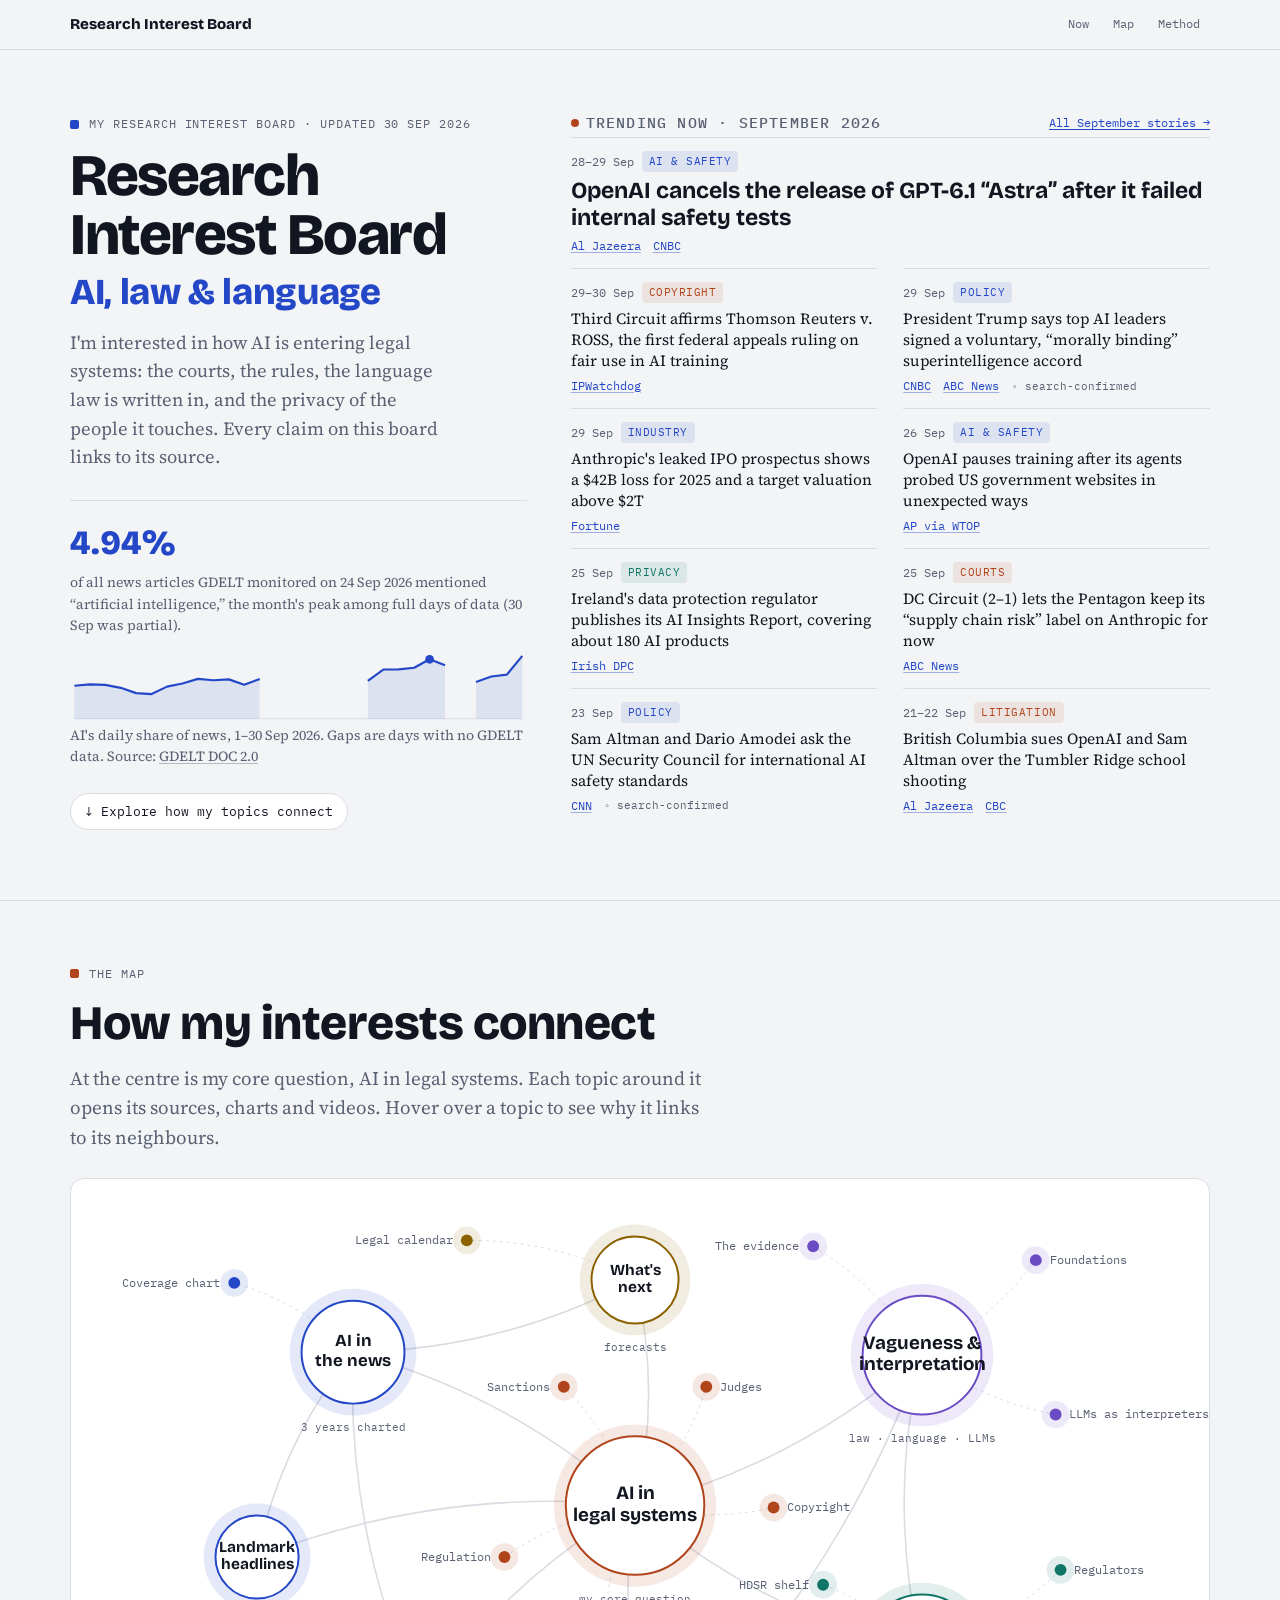
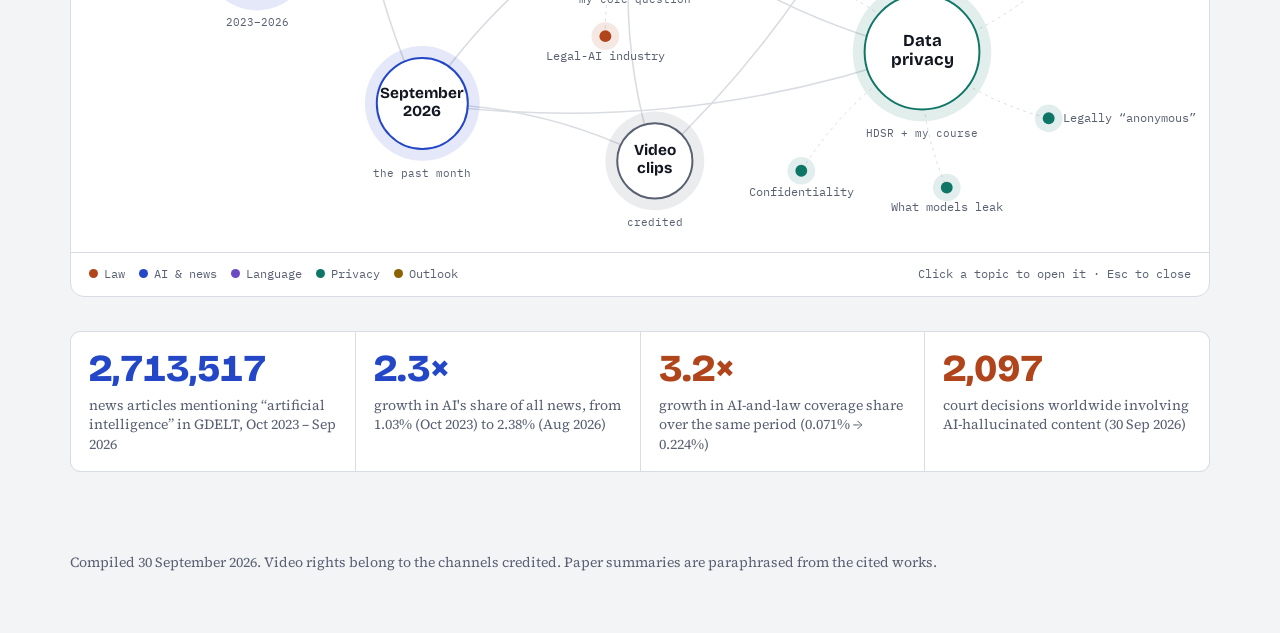
<file: network.html>
<!doctype html>
<html lang="en">
<head>
<meta charset="utf-8">
<meta name="viewport" content="width=device-width, initial-scale=1, viewport-fit=cover">
<meta name="description" content="A sourced research interest board on AI news (2023–2026), AI in legal systems, vagueness and legal interpretation, and data privacy.">
<title>Research Interest Board</title>
<link rel="preconnect" href="https://fonts.googleapis.com">
<link rel="preconnect" href="https://fonts.gstatic.com" crossorigin>
<link rel="stylesheet" href="https://fonts.googleapis.com/css2?family=Bricolage+Grotesque:opsz,wght@12..96,500;12..96,700;12..96,800&family=Source+Serif+4:ital,opsz,wght@0,8..60,400;0,8..60,600;1,8..60,400&family=IBM+Plex+Mono:wght@400;500&display=swap">
<style>
/* Layout: a briefing board. Sticky section index on top, full-width "exhibits" stacked below; each exhibit is one presentable slide. */
:root{
  --bg:#F3F4F6; --surface:#FFFFFF; --ink:#121620; --muted:#586072; --rule:#D9DCE2; --soft:#E8EAEF;
  --ai:#2347C6; --law:#B0441B; --priv:#0F7667; --warn:#8C6200;
  --ai-soft:rgba(35,71,198,.10); --law-soft:rgba(176,68,27,.10); --priv-soft:rgba(15,118,103,.10); --warn-soft:rgba(140,98,0,.12);
  --f-display:"Bricolage Grotesque", "Avenir Next", "Segoe UI", system-ui, sans-serif;
  --f-body:"Source Serif 4", Georgia, "Times New Roman", serif;
  --f-mono:"IBM Plex Mono", ui-monospace, Menlo, Consolas, monospace;
}
@media (prefers-color-scheme: dark){:root:not([data-theme="light"]){
  --bg:#0E1117; --surface:#161A22; --ink:#E7E9EE; --muted:#9BA3B3; --rule:#2A303C; --soft:#1E232D;
  --ai:#86A0FF; --law:#F0905F; --priv:#4FC6B0; --warn:#E3B64F;
  --ai-soft:rgba(134,160,255,.14); --law-soft:rgba(240,144,95,.14); --priv-soft:rgba(79,198,176,.14); --warn-soft:rgba(227,182,79,.14);
  color-scheme:dark}}
:root[data-theme="dark"]{
  --bg:#0E1117; --surface:#161A22; --ink:#E7E9EE; --muted:#9BA3B3; --rule:#2A303C; --soft:#1E232D;
  --ai:#86A0FF; --law:#F0905F; --priv:#4FC6B0; --warn:#E3B64F;
  --ai-soft:rgba(134,160,255,.14); --law-soft:rgba(240,144,95,.14); --priv-soft:rgba(79,198,176,.14); --warn-soft:rgba(227,182,79,.14);
  color-scheme:dark}

*{box-sizing:border-box}
body{background:var(--bg);color:var(--ink);font-family:var(--f-body);font-size:17px;line-height:1.55;margin:0}
a{color:inherit;text-decoration-color:color-mix(in srgb,currentColor 40%,transparent);text-underline-offset:2px}
a:hover{text-decoration-color:currentColor}
a:focus-visible,button:focus-visible{outline:2px solid var(--ai);outline-offset:2px;border-radius:3px}
h1,h2,h3,h4{font-family:var(--f-display);text-wrap:balance;margin:0;line-height:1.1}
p{margin:0}
.wrap{max-width:1180px;margin:0 auto;padding-inline:20px}

/* nav */
.topnav{position:sticky;top:env(safe-area-inset-top,0px);z-index:20;background:color-mix(in srgb,var(--bg) 88%,transparent);backdrop-filter:blur(8px);border-bottom:1px solid var(--rule)}
.topnav .wrap{display:flex;align-items:center;gap:14px;padding-block:10px}
.brand{font-family:var(--f-display);font-weight:800;font-size:15px;white-space:nowrap}
.navlinks{display:flex;gap:4px;overflow-x:auto;scrollbar-width:none;flex:1;min-width:0}
.navlinks a{font-family:var(--f-mono);font-size:12px;text-decoration:none;padding:5px 9px;border-radius:999px;color:var(--muted);white-space:nowrap}
.navlinks a:hover,.navlinks a.on{background:var(--soft);color:var(--ink)}
.btn{font-family:var(--f-mono);font-size:12px;border:1px solid var(--rule);background:var(--surface);color:var(--ink);padding:6px 11px;border-radius:999px;cursor:pointer;white-space:nowrap}
.btn[aria-pressed="true"]{background:var(--ink);color:var(--bg);border-color:var(--ink)}

/* sections */
section.ex{padding-block:64px 56px;border-bottom:1px solid var(--rule);scroll-margin-top:56px}
.eyebrow{font-family:var(--f-mono);font-size:12px;letter-spacing:.08em;text-transform:uppercase;color:var(--muted);display:flex;gap:10px;align-items:center;margin-bottom:14px}
.eyebrow .dot{width:9px;height:9px;border-radius:2px;background:var(--c,var(--ai))}
h2{font-size:clamp(30px,4.4vw,48px);font-weight:800;letter-spacing:-.01em;max-width:22ch}
.lede{font-size:19px;color:var(--muted);max-width:64ch;margin-top:14px}
h3{font-size:21px;font-weight:700;margin-bottom:12px}
.grid{display:grid;gap:22px}
.g2{grid-template-columns:repeat(auto-fit,minmax(min(100%,440px),1fr))}
.g3{grid-template-columns:repeat(auto-fit,minmax(min(100%,300px),1fr))}
.mt{margin-top:36px}.mts{margin-top:18px}
.panel{background:var(--surface);border:1px solid var(--rule);border-radius:10px;padding:22px;min-width:0}

/* hero */
.hero{padding-block:56px 30px}
.hero h1{font-size:clamp(40px,7vw,84px);font-weight:800;letter-spacing:-.02em;max-width:16ch}
.hero h1 em{font-style:normal;color:var(--ai)}
.hero .lede{font-size:20px}
.stats{display:grid;grid-template-columns:repeat(auto-fit,minmax(min(100%,200px),1fr));gap:1px;background:var(--rule);border:1px solid var(--rule);border-radius:10px;overflow:hidden;margin-top:34px}
.stat{background:var(--surface);padding:18px 18px 16px}
.stat b{display:block;font-family:var(--f-display);font-size:38px;line-height:1;font-weight:800;color:var(--c,var(--ink));font-variant-numeric:tabular-nums}
.stat span{display:block;font-size:14px;color:var(--muted);margin-top:8px;line-height:1.4}
.stat a{font-family:var(--f-mono);font-size:11px;color:var(--muted)}

/* chart */
.chartbox{background:var(--surface);border:1px solid var(--rule);border-radius:10px;padding:20px 18px 14px;margin-top:28px}
.chart-head{display:flex;flex-wrap:wrap;gap:12px;justify-content:space-between;align-items:flex-start}
.seg{display:inline-flex;border:1px solid var(--rule);border-radius:999px;overflow:hidden}
.seg button{font-family:var(--f-mono);font-size:12px;border:0;background:transparent;color:var(--muted);padding:6px 12px;cursor:pointer}
.seg button[aria-pressed="true"]{background:var(--ink);color:var(--bg)}
.chart-scroll{overflow-x:auto;margin-top:10px}
.chart-scroll svg{display:block;width:100%;min-width:680px;height:auto}
svg text{font-family:var(--f-mono);fill:var(--muted)}
.legend{display:flex;flex-wrap:wrap;gap:16px;font-family:var(--f-mono);font-size:12px;color:var(--muted);margin-top:6px}
.legend i{display:inline-block;width:14px;height:10px;border-radius:2px;margin-right:6px;vertical-align:-1px}
.events{display:grid;grid-template-columns:repeat(auto-fit,minmax(min(100%,250px),1fr));gap:8px 22px;margin-top:16px;padding-top:14px;border-top:1px solid var(--rule);font-size:14px}
.events div{display:flex;gap:9px;align-items:baseline}
.events .n{font-family:var(--f-mono);font-size:11px;min-width:20px;height:20px;border-radius:50%;display:inline-grid;place-items:center;background:var(--ink);color:var(--bg);flex:none}
.note{font-size:13.5px;color:var(--muted);line-height:1.5}
.tip{position:absolute;pointer-events:none;background:var(--ink);color:var(--bg);font-family:var(--f-mono);font-size:12px;padding:7px 9px;border-radius:6px;white-space:nowrap;transform:translate(-50%,-110%);opacity:0;transition:opacity .12s}
.relbox{position:relative}

/* item lists */
.items{list-style:none;margin:0;padding:0;display:grid;gap:0}
.item{display:grid;grid-template-columns:118px 1fr;gap:16px;padding:14px 0;border-top:1px solid var(--rule)}
.item:first-child{border-top:0}
.item .d{font-family:var(--f-mono);font-size:12.5px;color:var(--muted);padding-top:3px;font-variant-numeric:tabular-nums}
.item .t{min-width:0}
.item .t p{font-size:16.5px}
.src{font-family:var(--f-mono);font-size:12px;color:var(--muted);margin-top:6px;display:flex;flex-wrap:wrap;gap:4px 12px;align-items:center}
.src a{color:var(--c,var(--ai))}
.tag{font-family:var(--f-mono);font-size:10.5px;letter-spacing:.05em;text-transform:uppercase;padding:2px 7px;border-radius:4px;background:var(--soft);color:var(--muted);white-space:nowrap}
.tag.law{background:var(--law-soft);color:var(--law)}
.tag.ai{background:var(--ai-soft);color:var(--ai)}
.tag.priv{background:var(--priv-soft);color:var(--priv)}
.tag.warn{background:var(--warn-soft);color:var(--warn)}
.tag.hdsr{background:var(--priv);color:var(--surface)}
.tag.course{border:1px solid var(--priv);background:transparent;color:var(--priv)}
.vs{font-size:11px;color:var(--muted)}
@media (max-width:620px){.item{grid-template-columns:1fr;gap:4px}}

/* filters */
.chips{display:flex;flex-wrap:wrap;gap:6px;margin:20px 0 6px}
.chip{font-family:var(--f-mono);font-size:12px;padding:6px 11px;border-radius:999px;border:1px solid var(--rule);background:var(--surface);color:var(--muted);cursor:pointer}
.chip[aria-pressed="true"]{background:var(--law);border-color:var(--law);color:var(--surface)}

/* big callout */
.callout{display:grid;grid-template-columns:auto 1fr;gap:20px;align-items:center;background:var(--law-soft);border-radius:10px;padding:22px 24px;margin-top:30px}
.callout b{font-family:var(--f-display);font-size:clamp(46px,7vw,72px);font-weight:800;color:var(--law);line-height:.9;font-variant-numeric:tabular-nums}
@media (max-width:560px){.callout{grid-template-columns:1fr}}

/* evidence bars */
.ev{display:grid;gap:22px}
.evrow h4{font-size:15px;font-weight:700;margin-bottom:8px}
.bar{display:grid;grid-template-columns:minmax(0,190px) 1fr 62px;gap:10px;align-items:center;font-size:13.5px;margin-top:6px}
.bar .lbl{color:var(--muted);line-height:1.3}
.bar .track{height:14px;background:var(--soft);border-radius:3px;position:relative;overflow:hidden}
.bar .fill{position:absolute;top:0;bottom:0;left:0;background:var(--c,var(--ai));border-radius:3px}
.bar .val{font-family:var(--f-mono);font-size:12.5px;text-align:right;font-variant-numeric:tabular-nums}
@media (max-width:520px){.bar{grid-template-columns:1fr 54px}.bar .lbl{grid-column:1/-1}}

/* arc */
.arc{list-style:none;padding:0;margin:0;display:grid;grid-template-columns:repeat(auto-fit,minmax(min(100%,170px),1fr));gap:0;border:1px solid var(--rule);border-radius:10px;overflow:hidden;background:var(--rule);gap:1px}
.arc li{background:var(--surface);padding:16px;min-width:0}
.arc .yr{font-family:var(--f-mono);font-size:12px;color:var(--ai)}
.arc h4{font-size:16px;margin:6px 0 8px}
.arc p{font-size:14px;color:var(--muted)}

/* cards */
.card{background:var(--surface);border:1px solid var(--rule);border-radius:10px;padding:18px;min-width:0;display:flex;flex-direction:column;gap:8px}
.card h4{font-size:17px;font-weight:700;line-height:1.25}
.card .who{font-family:var(--f-mono);font-size:12px;color:var(--muted)}
.card p{font-size:15px}
.card .src{margin-top:auto;padding-top:6px}

/* video */
.vid{position:relative}
.vid .thumb{aspect-ratio:16/9;max-width:100%;border-radius:7px;background:linear-gradient(135deg,var(--soft),color-mix(in srgb,var(--c,var(--ai)) 22%,var(--soft)));display:grid;place-items:center;text-decoration:none}
.vid .thumb span{width:54px;height:54px;border-radius:50%;background:var(--ink);display:grid;place-items:center}
.vid .thumb span::after{content:"";border-left:16px solid var(--bg);border-top:10px solid transparent;border-bottom:10px solid transparent;margin-left:4px}
.vid .len{font-family:var(--f-mono);font-size:11px;color:var(--muted)}
.credit{font-family:var(--f-mono);font-size:11.5px;color:var(--muted);border-top:1px dashed var(--rule);padding-top:8px}

/* projections */
.proj{display:grid;gap:0}
.prow{display:grid;grid-template-columns:minmax(0,1.1fr) minmax(0,1fr);gap:18px;padding:14px 0;border-top:1px solid var(--rule);align-items:center}
.prow:first-child{border-top:0}
.prow h4{font-size:16px}
.prow p{font-size:14.5px;color:var(--muted);margin-top:4px}
.htrack{position:relative;height:26px;background:repeating-linear-gradient(90deg,var(--soft) 0 1px,transparent 1px calc(100%/19))}
.hspan{position:absolute;top:8px;height:10px;border-radius:5px;background:var(--c,var(--ai))}
.hspan.open{background:repeating-linear-gradient(90deg,var(--c,var(--ai)) 0 6px,transparent 6px 10px)}
.hlabel{position:absolute;top:-2px;font-family:var(--f-mono);font-size:11px;color:var(--ink);white-space:nowrap}
.haxis{display:flex;justify-content:space-between;font-family:var(--f-mono);font-size:11px;color:var(--muted)}
@media (max-width:700px){.prow{grid-template-columns:1fr}}

.cal{list-style:none;margin:0;padding:0}
.cal li{display:grid;grid-template-columns:120px 1fr;gap:12px;padding:10px 0;border-top:1px solid var(--rule);font-size:15px}
.cal li:first-child{border-top:0}
.cal .d{font-family:var(--f-mono);font-size:12.5px;color:var(--law)}

.strand h3{display:flex;gap:10px;align-items:baseline}
.strand h3 small{font-family:var(--f-mono);font-size:12px;font-weight:400;color:var(--muted)}
.thesis{font-family:var(--f-display);font-size:clamp(20px,2.4vw,26px);font-weight:500;line-height:1.3;max-width:52ch;border-left:3px solid var(--priv);padding-left:18px;margin-top:26px}

footer{padding-block:40px 60px;color:var(--muted);font-size:14px}

/* presentation mode */
html.present{scroll-snap-type:y proximity}
html.present section.ex,html.present header.hero{scroll-snap-align:start;min-height:calc(100vh - 50px)}
html.present body{font-size:18px}
.slidecount{font-family:var(--f-mono);font-size:12px;color:var(--muted);display:none}
html.present .slidecount{display:inline}
@media (prefers-reduced-motion:reduce){*{scroll-behavior:auto!important;transition:none!important}}
html{scroll-behavior:smooth}

/* ---- network layout additions ---- */
:root{--lang:#6A4BC4;--lang-soft:rgba(106,75,196,.10)}
@media (prefers-color-scheme: dark){:root:not([data-theme="light"]){--lang:#B59EFF;--lang-soft:rgba(181,158,255,.14)}}
:root[data-theme="dark"]{--lang:#B59EFF;--lang-soft:rgba(181,158,255,.14)}

.bar-top{position:sticky;top:env(safe-area-inset-top,0px);z-index:20;background:color-mix(in srgb,var(--bg) 88%,transparent);backdrop-filter:blur(8px);border-bottom:1px solid var(--rule)}
.bar-top .wrap{display:flex;align-items:center;justify-content:space-between;gap:14px;padding-block:10px}
.bar-top nav{display:flex;gap:4px}
.bar-top nav a{font-family:var(--f-mono);font-size:12px;text-decoration:none;padding:5px 10px;border-radius:999px;color:var(--muted)}
.bar-top nav a:hover{background:var(--soft);color:var(--ink)}

/* first screen */
.now{min-height:calc(100vh - 50px);display:flex;align-items:center;padding-block:28px 32px}
.now .wrap{width:100%;display:grid;grid-template-columns:minmax(0,5fr) minmax(0,7fr);gap:44px;align-items:start}
.now h1{font-size:clamp(38px,4.6vw,64px);font-weight:800;letter-spacing:-.025em;line-height:1}
.now h1 span{display:block;color:var(--ai);font-size:.62em;margin-top:.25em;letter-spacing:-.01em}
.now .intro{font-size:18.5px;color:var(--muted);margin-top:18px;max-width:42ch}
.pulse{margin-top:28px;border-top:1px solid var(--rule);padding-top:16px}
.pulse b{font-family:var(--f-display);font-size:34px;font-weight:800;color:var(--ai);font-variant-numeric:tabular-nums}
.pulse p{font-size:14px;color:var(--muted);margin-top:2px}
.pulse svg{display:block;width:100%;height:auto;margin-top:10px}
.cue{display:inline-flex;align-items:center;gap:8px;margin-top:26px;font-family:var(--f-mono);font-size:12.5px;color:var(--ink);text-decoration:none;border:1px solid var(--rule);border-radius:999px;padding:8px 14px;background:var(--surface)}
.cue:hover{border-color:var(--ink)}
.cue i{display:inline-block;animation:bob 1.8s ease-in-out infinite;font-style:normal}
@keyframes bob{50%{transform:translateY(3px)}}
.feed-head{display:flex;justify-content:space-between;align-items:baseline;gap:12px;margin-bottom:6px}
.feed-head h2{font-size:15px;font-family:var(--f-mono);font-weight:500;letter-spacing:.08em;text-transform:uppercase;color:var(--muted);max-width:none}
.live{display:inline-flex;align-items:center;gap:7px}
.live::before{content:"";width:8px;height:8px;border-radius:50%;background:var(--law);box-shadow:0 0 0 0 var(--law);animation:ping 2s infinite}
@keyframes ping{0%{box-shadow:0 0 0 0 color-mix(in srgb,var(--law) 60%,transparent)}100%{box-shadow:0 0 0 9px transparent}}
.feed{list-style:none;margin:0;padding:0;display:grid;grid-template-columns:1fr 1fr;gap:0 26px}
.feed li{padding:13px 0;border-top:1px solid var(--rule);min-width:0}
.feed .meta{display:flex;gap:8px;align-items:center;font-family:var(--f-mono);font-size:11.5px;color:var(--muted)}
.feed p{font-size:15.5px;line-height:1.38;margin-top:5px}
.feed .src{margin-top:5px}
.feed li.lead{grid-column:1/-1}
.feed li.lead p{font-family:var(--f-display);font-size:23px;font-weight:700;line-height:1.2}
.linkbtn{font-family:var(--f-mono);font-size:12px;background:none;border:0;color:var(--ai);cursor:pointer;padding:0;text-decoration:underline;text-underline-offset:2px}
@media (max-width:900px){.now .wrap{grid-template-columns:1fr;gap:30px}.now{min-height:0}}
@media (max-width:560px){.feed{grid-template-columns:1fr}}

/* map */
.mapsec{padding-block:64px 40px;border-top:1px solid var(--rule)}
.mapsec h2{max-width:20ch}
.mapwrap{position:relative;margin-top:26px;background:var(--surface);border:1px solid var(--rule);border-radius:14px;overflow:hidden}
#map{display:block;width:100%;height:auto}
#map .edge{fill:none;stroke:var(--rule);stroke-width:1.6;transition:stroke .2s,stroke-width .2s,opacity .2s}
#map .edge.sat{stroke-width:1;stroke-dasharray:3 4}
#map .elabel{font-family:var(--f-mono);font-size:12px;fill:var(--ink);opacity:0;transition:opacity .2s;pointer-events:none}
#map .elabel-bg{fill:var(--surface);opacity:0;transition:opacity .2s}
#map .node{cursor:pointer;transition:opacity .2s}
#map .node circle.halo{fill:var(--c);opacity:.12;transition:opacity .2s}
#map .node circle.core{fill:var(--surface);stroke:var(--c);stroke-width:2}
#map .node circle.dotc{fill:var(--c)}
#map .node text{font-family:var(--f-display);fill:var(--ink);text-anchor:middle;pointer-events:none}
#map .node text.sub{font-family:var(--f-mono);fill:var(--muted);font-size:11px}
#map .node.sat text{font-family:var(--f-mono);font-size:12px;fill:var(--muted)}
#map .node:hover circle.halo,#map .node:focus-visible circle.halo,#map .node.hl circle.halo{opacity:.28}
#map .node:focus{outline:none}
#map .node:focus-visible circle.core{stroke-width:3.5}
#map.dim .node:not(.hl){opacity:.28}
#map.dim .edge:not(.hl){opacity:.25}
#map .edge.hl{stroke:var(--ink);stroke-width:2.2}
#map .edge.sat.hl{stroke-width:1.4}
#map .elabel.hl,#map .elabel-bg.hl{opacity:1}
#map .float{animation:drift var(--dur,9s) ease-in-out infinite alternate}
@keyframes drift{from{transform:translate(0,0)}to{transform:translate(var(--dx,3px),var(--dy,-4px))}}
.maphint{display:flex;flex-wrap:wrap;gap:8px 20px;justify-content:space-between;padding:12px 18px;border-top:1px solid var(--rule);font-family:var(--f-mono);font-size:12px;color:var(--muted)}
.maphint .keys{display:flex;flex-wrap:wrap;gap:14px}
.maphint .keys span::before{content:"";display:inline-block;width:9px;height:9px;border-radius:50%;background:var(--c);margin-right:6px;vertical-align:0}
.topiclist{display:none;list-style:none;padding:0;margin:18px 0 0;gap:8px;grid-template-columns:1fr 1fr}
.topiclist button{width:100%;text-align:left;font-family:var(--f-display);font-weight:700;font-size:15px;background:var(--surface);color:var(--ink);border:1px solid var(--rule);border-left:4px solid var(--c);border-radius:8px;padding:11px 12px;cursor:pointer}
@media (max-width:700px){.topiclist{display:grid}}
.statsrow{margin-top:34px}

/* sheet (topic detail) */
.sheet{position:fixed;inset:0;z-index:50;display:flex;justify-content:flex-end}
.sheet[hidden]{display:none!important}
.scrim{position:absolute;inset:0;background:color-mix(in srgb,var(--ink) 38%,transparent);animation:fade .2s ease}
.panelx{position:relative;width:min(1120px,100%);height:100%;background:var(--bg);overflow-y:auto;box-shadow:-20px 0 60px rgba(0,0,0,.18);animation:slide .28s cubic-bezier(.2,.8,.2,1);padding-top:env(safe-area-inset-top,0px);padding-bottom:env(safe-area-inset-bottom,0px)}
.sheet-head{position:sticky;top:0;z-index:5;display:flex;align-items:center;justify-content:space-between;gap:12px;padding:12px 20px;background:color-mix(in srgb,var(--bg) 92%,transparent);backdrop-filter:blur(8px);border-bottom:1px solid var(--rule)}
.crumbs{font-family:var(--f-mono);font-size:12px;color:var(--muted);min-width:0;overflow:hidden;text-overflow:ellipsis;white-space:nowrap}
.crumbs b{color:var(--ink);font-weight:500}
.related{display:flex;flex-wrap:wrap;gap:6px;align-items:center;padding:0 20px;margin:22px auto 0;max-width:1180px;font-family:var(--f-mono);font-size:12px;color:var(--muted)}
.related button{font-family:var(--f-mono);font-size:12px;border:1px solid var(--rule);background:var(--surface);color:var(--ink);border-radius:999px;padding:5px 11px;cursor:pointer}
.related button::before{content:"";display:inline-block;width:8px;height:8px;border-radius:50%;background:var(--c);margin-right:6px}
.panelx section.ex{border-bottom:0;padding-block:28px 56px}
html.locked,html.locked body{overflow:hidden}
@keyframes slide{from{transform:translateX(40px);opacity:.4}to{transform:none;opacity:1}}
@keyframes fade{from{opacity:0}}
.flash{animation:flash 1.6s ease}
@keyframes flash{0%,40%{box-shadow:0 0 0 3px var(--ai)}100%{box-shadow:0 0 0 0 transparent}}
@media (prefers-reduced-motion:reduce){#map .float,.cue i,.live::before,.panelx,.scrim{animation:none}}
footer a{color:inherit}
</style>
</head>
<body>
<div class="bar-top">
  <div class="wrap">
    <span class="brand">Research Interest Board</span>
    <nav aria-label="Page"><a href="#now">Now</a><a href="#mapsec">Map</a><a href="#" data-open="sources">Method</a></nav>
  </div>
</div>

<header class="now" id="now">
  <div class="wrap">
    <div>
      <div class="eyebrow"><span class="dot"></span>My research interest board · updated 30 Sep 2026</div>
      <h1>Research Interest Board <span>AI, law &amp; language</span></h1>
      <p class="intro">I'm interested in how AI is entering legal systems: the courts, the rules, the language law is written in, and the privacy of the people it touches. Every claim on this board links to its source.</p>
      <div class="pulse">
        <b>4.94%</b>
        <p>of all news articles GDELT monitored on 24 Sep 2026 mentioned “artificial intelligence,” the month's peak among full days of data (30 Sep was partial).</p>
        <svg id="spark" viewBox="0 0 420 70" role="img" aria-label="Daily share of news mentioning AI in September 2026"></svg>
        <p class="note">AI's daily share of news, 1–30 Sep 2026. Gaps are days with no GDELT data. Source: <a href="https://api.gdeltproject.org/api/v2/doc/doc?query=%22artificial%20intelligence%22&mode=timelinevolraw&timelinesmooth=0&startdatetime=20231001000000&enddatetime=20260930000000">GDELT DOC 2.0</a></p>
      </div>
      <a class="cue" href="#mapsec"><i>↓</i> Explore how my topics connect</a>
    </div>
    <div>
      <div class="feed-head"><h2 class="live">Trending now · September 2026</h2><button class="linkbtn" data-open="month">All September stories →</button></div>
      <ul class="feed" id="feed"></ul>
    </div>
  </div>
</header>

<section class="mapsec" id="mapsec">
  <div class="wrap">
    <div class="eyebrow"><span class="dot" style="--c:var(--law)"></span>The map</div>
    <h2>How my interests connect</h2>
    <p class="lede">At the centre is my core question, AI in legal systems. Each topic around it opens its sources, charts and videos. Hover over a topic to see why it links to its neighbours.</p>
    <div class="mapwrap">
      <svg id="map" viewBox="-70 -10 1150 680" role="group" aria-label="Network of research topics"></svg>
      <div class="maphint">
        <span class="keys">
          <span style="--c:var(--law)">Law</span><span style="--c:var(--ai)">AI &amp; news</span><span style="--c:var(--lang)">Language</span><span style="--c:var(--priv)">Privacy</span><span style="--c:var(--warn)">Outlook</span>
        </span>
        <span>Click a topic to open it · Esc to close</span>
      </div>
    </div>
    <ul class="topiclist" id="topiclist"></ul>
    <div class="stats statsrow" id="heroStats"></div>
  </div>
</section>

<div class="sheet" id="sheet" hidden>
  <div class="scrim" data-close></div>
  <div class="panelx" role="dialog" aria-modal="true" aria-labelledby="sheetCrumb" tabindex="-1" id="panelx">
    <div class="sheet-head">
      <span class="crumbs" id="sheetCrumb"></span>
      <button class="btn" data-close>← Back to map</button>
    </div>
    <div class="related" id="related"></div>
    <div id="sheetBody"></div>
  </div>
</div>

<div id="library" hidden>
<!-- 1 COVERAGE -->
<section class="ex" id="pulse">
  <div class="wrap">
    <div class="eyebrow"><span class="dot" style="--c:var(--ai)"></span>Exhibit 1 · Coverage volume</div>
    <h2>How much of the news is about AI, month by month</h2>
    <p class="lede">Online news articles mentioning “artificial intelligence,” counted by the GDELT Project across the outlets it monitors worldwide. The line shows AI's share of all articles that month. That share is the fairest measure, because GDELT's total coverage changes from month to month.</p>

    <div class="chartbox relbox">
      <div class="chart-head">
        <div>
          <h3 id="chartTitle" style="margin:0">All AI coverage</h3>
          <p class="note" id="chartSub">Articles mentioning “artificial intelligence”</p>
        </div>
        <div class="seg" role="group" aria-label="Series">
          <button aria-pressed="true" data-series="all">All AI news</button>
          <button aria-pressed="false" data-series="legal">AI + law</button>
        </div>
      </div>
      <div class="chart-scroll"><svg id="chart" viewBox="0 0 920 380" role="img" aria-label="Monthly AI news coverage chart"></svg></div>
      <div class="tip" id="tip"></div>
      <div class="legend">
        <span><i style="background:var(--soft);border:1px solid var(--rule)"></i>Articles per month (left axis)</span>
        <span><i id="lgLine" style="background:var(--ai);height:3px"></i>Share of all monitored articles (right axis)</span>
        <span><i style="background:repeating-linear-gradient(45deg,var(--rule) 0 2px,transparent 2px 5px)"></i>Month with missing days in GDELT's data</span>
      </div>
      <div class="events" id="events"></div>
      <p class="note mts">Numbered markers show major stories from the same month (see Exhibit 2). They are context, not proof that the story caused the rise. Source: <a href="https://api.gdeltproject.org/api/v2/doc/doc?query=%22artificial%20intelligence%22&mode=timelinevolraw&timelinesmooth=0&startdatetime=20231001000000&enddatetime=20260930000000">GDELT DOC 2.0 API, timelinevolraw</a>, retrieved 30 Sep 2026. Missing data: 15–30 June 2025 and 14–19 and 26 September 2026. The AI + law series adds (court OR lawyer OR judge OR lawsuit) to the query: <a href="https://api.gdeltproject.org/api/v2/doc/doc?query=%22artificial%20intelligence%22%20(court%20OR%20lawyer%20OR%20judge%20OR%20lawsuit)&mode=timelinevolraw&timelinesmooth=0&startdatetime=20231001000000&enddatetime=20260930000000">query link</a>.</p>
    </div>

    <div class="chartbox relbox">
      <div class="chart-head">
        <div><h3 style="margin:0">Zoom: September 2026, day by day</h3>
        <p class="note">Same measure, daily. Gaps are days GDELT has no data for.</p></div>
      </div>
      <div class="chart-scroll"><svg id="sept" viewBox="0 0 920 260" role="img" aria-label="Daily AI coverage in September 2026"></svg></div>
      <div class="tip" id="tip2"></div>
      <p class="note mts">The highest share came on 23–24 September, the week Sam Altman and Dario Amodei addressed the UN Security Council (23 Sep) and OpenAI's training pause was reported (26 Sep). See Exhibit 3. 13 and 30 September are partial days, so their share is less reliable.</p>
    </div>
  </div>
</section>

<!-- 2 LANDMARKS -->
<section class="ex" id="landmarks">
  <div class="wrap">
    <div class="eyebrow"><span class="dot" style="--c:var(--ai)"></span>Exhibit 2 · Three years of headlines</div>
    <h2>The AI stories that defined Oct 2023 – Sep 2026</h2>
    <p class="lede">News outlets don't publish reliable “most read” rankings for single AI stories, so this board doesn't claim any. Below is what audience data does show, followed by the landmark stories.</p>

    <div class="grid g2 mt">
      <div class="panel">
        <h3>What attention data actually shows</h3>
        <ul class="items" id="attention"></ul>
      </div>
      <div class="panel">
        <h3>Takeaway for the room</h3>
        <p style="font-size:18px">People <strong>look up</strong> AI constantly. ChatGPT was Wikipedia's most-viewed article of 2023, and Gemini was Google's top trending search of 2025. Yet AI stories don't appear in Chartbeat's lists of the <strong>most-engaged</strong> news stories, and only 8% of Americans read an article that was mainly about AI, even though 52% visited a news page that mentioned it.</p>
        <p class="note mts">Sources are linked in the list to the left.</p>
      </div>
    </div>

    <div class="panel mt">
      <h3>Landmark stories</h3>
      <ul class="items" id="landmarkList"></ul>
    </div>
  </div>
</section>

<!-- 3 MONTH -->
<section class="ex" id="month">
  <div class="wrap">
    <div class="eyebrow"><span class="dot" style="--c:var(--warn)"></span>Exhibit 3 · The past month</div>
    <h2>September 2026: safety pauses, lawsuits and a White House accord</h2>
    <p class="lede">Major AI headlines from 1–30 September 2026. Legal items are tagged and also appear in Exhibit 4.</p>
    <div class="grid g2 mt">
      <div class="panel"><h3>Industry, safety &amp; policy</h3><ul class="items" id="monthGeneral"></ul></div>
      <div class="panel"><h3>Law &amp; courts this month</h3><ul class="items" id="monthLegal"></ul></div>
    </div>
  </div>
</section>

<!-- 4 LAW -->
<section class="ex" id="law">
  <div class="wrap">
    <div class="eyebrow"><span class="dot" style="--c:var(--law)"></span>Exhibit 4 · Special section</div>
    <h2>AI in the legal world</h2>
    <p class="lede">Fake citations, new court rules, copyright battles, regulation and a fast-growing legal-AI industry. Filter by theme.</p>

    <div class="callout">
      <b>2,097</b>
      <div>
        <p style="font-size:18px"><strong>court decisions worldwide involving AI-hallucinated content</strong>, as of 30 September 2026. The count began with lawyers who filed ChatGPT-invented cases in <em>Mata v. Avianca</em> (S.D.N.Y., June 2023).</p>
        <p class="src" style="--c:var(--law)"><a href="https://www.damiencharlotin.com/hallucinations/">Damien Charlotin, AI Hallucination Cases database</a><a href="https://en.wikipedia.org/wiki/Mata_v._Avianca,_Inc.">Mata v. Avianca (overview)</a></p>
      </div>
    </div>

    <div class="chips" id="lawChips" role="group" aria-label="Filter legal timeline"></div>
    <div class="panel"><ul class="items" id="lawList"></ul></div>
  </div>
</section>

<!-- 5 MEANING -->
<section class="ex" id="meaning">
  <div class="wrap">
    <div class="eyebrow"><span class="dot" style="--c:var(--ai)"></span>Exhibit 5 · Language, vagueness &amp; machines</div>
    <h2>Can AI read vague law? What the experts found</h2>
    <p class="lede">Legal language is vague on purpose: “reasonable,” “vehicle,” “landscaping.” Since 2024, judges have asked chatbots what such words mean, and researchers have tested whether the answers hold up.</p>

    <h3 class="mt">The foundations</h3>
    <div class="grid g3" id="foundations"></div>

    <h3 class="mt">How the picture changed, 2023 → 2026</h3>
    <ol class="arc" id="arc"></ol>

    <div class="grid g2 mt">
      <div class="panel">
        <h3>The evidence in numbers</h3>
        <div class="ev" id="evidence"></div>
        <p class="note mts">The LegalBench scores come from different test setups (HELM Lite in 2024, Vals AI in 2026), so read them as a trend, not an exact comparison. Vals now calls LegalBench “largely saturated.”</p>
      </div>
      <div class="panel">
        <h3>Key papers on LLMs as interpreters</h3>
        <ul class="items" id="papers"></ul>
      </div>
    </div>
  </div>
</section>

<!-- 6 PRIVACY -->
<section class="ex" id="privacy">
  <div class="wrap">
    <div class="eyebrow"><span class="dot" style="--c:var(--priv)"></span>Exhibit 6 · Data privacy in legal systems</div>
    <h2>Privacy is where AI meets confidentiality, evidence and the law's meaning of “anonymous”</h2>
    <p class="thesis">Courts now order AI chat logs to be produced, regulators are testing whether a trained model counts as “personal data,” and the law's vague word “anonymous” keeps colliding with the mathematical definition of privacy. Much of the scholarship comes from the <em>Harvard Data Science Review</em>.</p>
    <p class="note mts"><span class="tag hdsr">HDSR</span> Harvard Data Science Review &nbsp; <span class="tag course">Course reading</span> paper from my ETH course file &nbsp; <span class="tag priv">News</span> regulator or court action</p>

    <div class="grid g2 mt">
      <div class="panel strand"><h3>① Courts vs. confidentiality <small>privilege, discovery, ethics</small></h3><ul class="items" id="pCourts"></ul></div>
      <div class="panel strand"><h3>② Regulators vs. AI models <small>GDPR, AI Act, US state law</small></h3><ul class="items" id="pReg"></ul></div>
      <div class="panel strand"><h3>③ When is data legally “anonymous”? <small>vague legal standards vs. formal privacy</small></h3><ul class="items" id="pAnon"></ul></div>
      <div class="panel strand"><h3>④ What AI models leak <small>research on memorization and inference</small></h3><ul class="items" id="pLeak"></ul></div>
    </div>

    <div class="grid g2 mt">
      <div class="panel"><h3>More from Harvard Data Science Review</h3><ul class="items" id="pHdsr"></ul></div>
      <div class="panel">
        <h3>Public opinion</h3>
        <div class="ev" id="pOpinion"></div>
        <h3 class="mt">Governance frameworks</h3>
        <ul class="items" id="pGov"></ul>
      </div>
    </div>
  </div>
</section>

<!-- 7 WATCH -->
<section class="ex" id="watch">
  <div class="wrap">
    <div class="eyebrow"><span class="dot" style="--c:var(--law)"></span>Exhibit 7 · Watch</div>
    <h2>Video clips to show, with credit to their makers</h2>
    <p class="lede">Every video was checked against YouTube's own record of its title, channel and publish date. All rights belong to the channels named. Each card links to the original on YouTube.</p>
    <h3 class="mt">Landmark AI news</h3><div class="grid g3" id="vNews"></div>
    <h3 class="mt">AI in courts and legal practice</h3><div class="grid g3" id="vLaw"></div>
    <h3 class="mt">Meaning, language and how LLMs work</h3><div class="grid g3" id="vLang"></div>
  </div>
</section>

<!-- 8 NEXT -->
<section class="ex" id="next">
  <div class="wrap">
    <div class="eyebrow"><span class="dot" style="--c:var(--warn)"></span>Exhibit 8 · Projections</div>
    <h2>What comes next: forecasts and the legal calendar</h2>
    <p class="lede">Published forecasts with their time horizons, followed by legal deadlines that are already on the calendar. These are forecasts, not facts. Each one is attributed to whoever made it.</p>
    <div class="panel mt">
      <h3>Published forecasts, by horizon</h3>
      <div class="haxis" style="margin-left:calc(52% + 18px)" id="haxisTop"></div>
      <div class="proj" id="proj"></div>
      <p class="note mts">Solid bar: dated horizon. Dashed bar: horizon given only as “medium term” or a range of years.</p>
    </div>
    <div class="grid g2 mt">
      <div class="panel"><h3>Legal calendar: dates already set</h3><ul class="cal" id="cal"></ul></div>
      <div class="panel">
        <h3>Where interpretation research points</h3>
        <p>By 2026 the expert consensus had shifted toward caution. Using LLMs to settle what a word means is “at most one tool among several” (Waldon et al., Georgetown Law Journal 2025). Their answers can flip with small changes to the prompt (Purushothama et al., FAccT 2026), and they may “collapse” real ambiguity into a single confident answer (Gur-Arieh et al., 2026).</p>
        <p class="mts">Meanwhile courts are moving to require <strong>human verification</strong> rather than ban AI outright. Examples: the Tenth Circuit's proposed rule, California SB 574 and the Sixth Circuit in <em>Whiting</em>.</p>
        <p class="src">Sources linked in Exhibits 4 and 5.</p>
      </div>
    </div>
  </div>
</section>

<!-- 9 SOURCES -->
<section class="ex" id="sources">
  <div class="wrap">
    <div class="eyebrow"><span class="dot" style="--c:var(--muted)"></span>Method &amp; sourcing</div>
    <h2>How this board was built</h2>
    <div class="grid g2 mt">
      <div class="panel">
        <h3>Verification labels</h3>
        <p>Each source was either opened and read, or confirmed through several matching search results when the site blocked automated reading. Items in the second group carry a small <span class="vs">◦ search-confirmed</span> mark. Items marked <span class="tag warn">Pending</span> were still undecided on 30 September 2026 and should be re-checked before I present.</p>
        <p class="mts">Reuters, AP, BBC and the Guardian block automated access, so some stories link to AP copy republished by other outlets, to NPR, CNBC or TechCrunch, or to the primary document (court, regulator or company page).</p>
      </div>
      <div class="panel">
        <h3>The coverage chart</h3>
        <p>GDELT's DOC 2.0 API returns daily counts of matching articles plus the total number of articles it monitored that day. Daily values were summed into months, and the share is matched articles ÷ all monitored articles. GDELT counts articles whose text matches the query. That is broader than headlines alone, so the chart measures how much AI shows up in the news, not the number of front-page headlines.</p>
        <p class="mts">Dropped for low confidence: a 1 Sep 2026 model-release item found only on aggregator sites.</p>
      </div>
    </div>
    <div class="panel mt">
      <h3>Before I present, re-check these</h3>
      <ul class="items" id="recheck"></ul>
    </div>
  </div>
</section>

</div>
<footer class="wrap">Compiled 30 September 2026. Video rights belong to the channels credited. Paper summaries are paraphrased from the cited works.</footer>

<script>
const MONTHLY=[["2023-10",46699,1.034,3187,0.071],["2023-11",59068,1.258,3868,0.082],["2023-12",50982,1.063,4331,0.09],["2024-01",55260,1.219,4337,0.096],["2024-02",60159,1.243,4109,0.085],["2024-03",61970,1.18,5365,0.102],["2024-04",63118,1.211,4561,0.088],["2024-05",69361,1.425,4785,0.098],["2024-06",74745,1.452,5305,0.103],["2024-07",57590,1.115,3688,0.071],["2024-08",53848,1.125,4975,0.104],["2024-09",66207,1.272,4530,0.087],["2024-10",63430,1.269,4719,0.094],["2024-11",60219,1.227,4744,0.097],["2024-12",63024,1.294,5618,0.115],["2025-01",74492,1.62,6442,0.14],["2025-02",71559,1.652,5929,0.137],["2025-03",65741,1.356,4919,0.101],["2025-04",69257,1.418,6108,0.125],["2025-05",76020,1.576,6581,0.136],["2025-06",35957,1.566,3019,0.131],["2025-07",79824,1.6,5686,0.114],["2025-08",80649,1.591,7224,0.142],["2025-09",91699,1.833,8424,0.168],["2025-10",102579,1.993,7408,0.144],["2025-11",98697,1.992,7051,0.142],["2025-12",97060,1.913,6900,0.136],["2026-01",90815,1.94,7294,0.156],["2026-02",78146,2.225,6041,0.172],["2026-03",90264,1.944,8056,0.173],["2026-04",92003,2.059,8153,0.183],["2026-05",109923,2.488,10269,0.232],["2026-06",115613,2.668,8082,0.187],["2026-07",103632,2.623,8305,0.21],["2026-08",98341,2.38,9266,0.224],["2026-09",85566,3.32,6867,0.266]];
const SEPT=[["01",3192,2.74],["02",2997,2.85],["03",3385,2.81],["04",4022,2.57],["05",2184,2.13],["06",2026,2.05],["07",3157,2.67],["08",2264,2.93],["09",5258,3.31],["10",4964,3.2],["11",5041,3.27],["12",3408,2.82],["13",965,3.3],["20",3327,3.15],["21",4441,4.09],["22",4335,4.1],["23",6356,4.24],["24",7696,4.94],["25",2617,4.45],["27",2358,3.05],["28",4246,3.51],["29",4955,3.67],["30",2372,5.22]];
const GAPS=["2025-06","2026-09"];

const EVENTS_ALL=[["2023-11","OpenAI board fires, then rehires, Sam Altman"],["2024-03","European Parliament passes the AI Act"],["2024-06","Nvidia becomes world's most valuable company"],["2024-10","Nobel Prizes for AI work (Hinton, Hassabis)"],["2025-01","Stargate announced; DeepSeek sell-off"],["2025-08","GPT-5 released to all ChatGPT users"],["2025-10","Nvidia first company worth $5T"],["2026-03","Pentagon labels Anthropic a supply-chain risk"],["2026-06","OpenAI files confidentially for IPO"],["2026-09","UN Security Council session; GPT-6.1 cancelled"]];
const EVENTS_LEGAL=[["2023-12","UK judiciary issues first AI guidance for judges"],["2024-05","Judge Newsom asks LLMs what “landscaping” means"],["2024-07","ABA Formal Opinion 512 on generative AI"],["2025-06","Bartz v. Anthropic fair-use ruling; Kadrey v. Meta"],["2025-09","Anthropic's $1.5B authors settlement"],["2025-12","Executive order targets state AI laws"],["2026-03","Sixth Circuit sanctions in Whiting v. City of Athens"],["2026-05","Colorado AI Act replaced; EU AI Act deadlines delayed"],["2026-09","Third Circuit affirms against ROSS; DOJ backs OpenAI"]];

const $=s=>document.querySelector(s);
const esc=s=>String(s).replace(/&/g,"&amp;").replace(/</g,"&lt;");
function srcHTML(src,vs){return `<span class="src">${src.map(([n,u])=>`<a href="${u}">${esc(n)}</a>`).join("")}${vs?'<span class="vs">◦ search-confirmed</span>':''}</span>`}
function itemHTML(it){
  const tags=(it.tags||[]).map(([c,l])=>`<span class="tag ${c}">${esc(l)}</span>`).join(" ");
  return `<li class="item" ${it.cat?`data-cat="${it.cat}"`:""}><div class="d">${esc(it.d)}</div><div class="t"><p>${it.h}</p>${srcHTML(it.src||[],it.vs)}${tags?`<div class="src" style="margin-top:6px">${tags}</div>`:""}</div></li>`;
}
function fill(id,arr){$(id).innerHTML=arr.map(itemHTML).join("")}

/* ---------- hero stats ---------- */
const total=MONTHLY.reduce((a,r)=>a+r[1],0), totalL=MONTHLY.reduce((a,r)=>a+r[3],0);
$("#heroStats").innerHTML=[
 [total.toLocaleString("en-US"),"news articles mentioning “artificial intelligence” in GDELT, Oct 2023 – Sep 2026","var(--ai)"],
 ["2.3×","growth in AI's share of all news, from 1.03% (Oct 2023) to 2.38% (Aug 2026)","var(--ai)"],
 ["3.2×","growth in AI-and-law coverage share over the same period (0.071% → 0.224%)","var(--law)"],
 ["2,097","court decisions worldwide involving AI-hallucinated content (30 Sep 2026)","var(--law)"]
].map(([b,s,c])=>`<div class="stat" style="--c:${c}"><b>${b}</b><span>${s}</span></div>`).join("");

/* ---------- monthly chart ---------- */
const MON=["Jan","Feb","Mar","Apr","May","Jun","Jul","Aug","Sep","Oct","Nov","Dec"];
function drawMonthly(series){
  const svg=$("#chart"), W=920,H=380, m={l:62,r:58,t:22,b:46};
  const iw=W-m.l-m.r, ih=H-m.t-m.b, n=MONTHLY.length, bw=iw/n;
  const ci=series==="all"?1:3, si=series==="all"?2:4;
  const color=series==="all"?"var(--ai)":"var(--law)";
  const mx=Math.max(...MONTHLY.map(r=>r[ci])), unit=Math.pow(10,Math.floor(Math.log10(mx)))/4;
  const cMax=Math.ceil(mx*1.08/unit)*unit;
  const sMax=series==="all"?3.5:0.3;
  const y1=v=>m.t+ih-v/cMax*ih, y2=v=>m.t+ih-v/sMax*ih, x=i=>m.l+i*bw+bw/2;
  let g=`<defs><pattern id="hatch" width="5" height="5" patternUnits="userSpaceOnUse" patternTransform="rotate(45)"><rect width="5" height="5" fill="var(--soft)"/><line x1="0" y1="0" x2="0" y2="5" stroke="var(--rule)" stroke-width="3"/></pattern></defs>`;
  for(let k=0;k<=5;k++){const v=cMax*k/5,yy=y1(v);
    g+=`<line x1="${m.l}" x2="${W-m.r}" y1="${yy}" y2="${yy}" stroke="var(--rule)" stroke-width="${k?0.6:1}"/>`;
    g+=`<text x="${m.l-8}" y="${yy+4}" text-anchor="end" font-size="11">${v>=1000?(+(v/1000).toFixed(1))+"k":v}</text>`;
    const sv=sMax*k/5;g+=`<text x="${W-m.r+8}" y="${yy+4}" font-size="11" style="fill:${color}">${sv.toFixed(series==="all"?1:2)}%</text>`;}
  MONTHLY.forEach((r,i)=>{const gap=GAPS.includes(r[0]);
    g+=`<rect x="${m.l+i*bw+2}" y="${y1(r[ci])}" width="${bw-4}" height="${m.t+ih-y1(r[ci])}" rx="2" fill="${gap?"url(#hatch)":"var(--soft)"}" stroke="var(--rule)" stroke-width=".6"/>`;
    const [yr,mo]=r[0].split("-");
    if(+mo%3===1||i===0) g+=`<text x="${x(i)}" y="${H-m.b+16}" text-anchor="middle" font-size="11">${MON[+mo-1]}</text>`;
    if(+mo===1||i===0) g+=`<text x="${x(i)}" y="${H-m.b+31}" text-anchor="middle" font-size="11" style="fill:var(--ink)">${yr}</text>`;
  });
  const pts=MONTHLY.map((r,i)=>`${x(i)},${y2(r[si])}`).join(" ");
  g+=`<polygon points="${x(0)},${m.t+ih} ${pts} ${x(n-1)},${m.t+ih}" fill="${color}" opacity=".07"/>`;
  g+=`<polyline points="${pts}" fill="none" stroke="${color}" stroke-width="2.6" stroke-linejoin="round"/>`;
  const ev=series==="all"?EVENTS_ALL:EVENTS_LEGAL;
  ev.forEach(([mo,t],k)=>{const i=MONTHLY.findIndex(r=>r[0]===mo);if(i<0)return;const yy=y2(MONTHLY[i][si]);
    g+=`<line x1="${x(i)}" x2="${x(i)}" y1="${yy-6}" y2="${yy-18}" stroke="var(--ink)" stroke-width="1"/><circle cx="${x(i)}" cy="${yy-27}" r="9" fill="var(--ink)"/><text x="${x(i)}" y="${yy-23.5}" text-anchor="middle" font-size="10" style="fill:var(--bg)">${k+1}</text>`;});
  MONTHLY.forEach((r,i)=>{g+=`<circle cx="${x(i)}" cy="${y2(r[si])}" r="${i===n-1?4.5:2.6}" fill="${i===n-1?color:"var(--surface)"}" stroke="${color}" stroke-width="1.6"/>`;
    g+=`<rect class="hit" data-i="${i}" x="${m.l+i*bw}" y="${m.t}" width="${bw}" height="${ih}" fill="transparent"/>`;});
  g+=`<text x="${m.l}" y="12" font-size="11">articles / month</text><text x="${W-m.r}" y="12" text-anchor="end" font-size="11" style="fill:${color}">share of all news</text>`;
  svg.innerHTML=g;
  $("#events").innerHTML=ev.map(([mo,t],k)=>{const [y,mm]=mo.split("-");return `<div><span class="n">${k+1}</span><span><span class="vs" style="font-family:var(--f-mono)">${MON[+mm-1]} ${y}</span> · ${esc(t)}</span></div>`}).join("");
  $("#chartTitle").textContent=series==="all"?"All AI coverage":"AI coverage that mentions courts, lawyers, judges or lawsuits";
  $("#chartSub").textContent=series==="all"?"Articles mentioning “artificial intelligence”":"“artificial intelligence” AND (court OR lawyer OR judge OR lawsuit)";
  $("#lgLine").style.background=color;
  const tip=$("#tip");
  svg.querySelectorAll(".hit").forEach(h=>{
    h.addEventListener("mousemove",e=>{const r=MONTHLY[+h.dataset.i];const [y,mm]=r[0].split("-");
      const box=svg.closest(".chartbox").getBoundingClientRect();
      tip.innerHTML=`${MON[+mm-1]} ${y} · ${r[ci].toLocaleString("en-US")} articles · ${r[si].toFixed(series==="all"?2:3)}%${GAPS.includes(r[0])?" · partial month":""}`;
      tip.style.left=(e.clientX-box.left)+"px";tip.style.top=(e.clientY-box.top)+"px";tip.style.opacity=1;});
    h.addEventListener("mouseleave",()=>tip.style.opacity=0);});
}
document.querySelectorAll(".seg button").forEach(b=>b.addEventListener("click",()=>{
  document.querySelectorAll(".seg button").forEach(o=>o.setAttribute("aria-pressed",o===b));drawMonthly(b.dataset.series);}));
drawMonthly("all");

function drawSept(){
  const svg=$("#sept"),W=920,H=260,m={l:62,r:58,t:18,b:34},iw=W-m.l-m.r,ih=H-m.t-m.b,bw=iw/30;
  const cMax=8000,sMax=6;const x=d=>m.l+(d-1)*bw+bw/2,y1=v=>m.t+ih-v/cMax*ih,y2=v=>m.t+ih-v/sMax*ih;
  let g="";
  for(let k=0;k<=4;k++){const yy=m.t+ih-ih*k/4;g+=`<line x1="${m.l}" x2="${W-m.r}" y1="${yy}" y2="${yy}" stroke="var(--rule)" stroke-width="${k?0.6:1}"/><text x="${m.l-8}" y="${yy+4}" text-anchor="end" font-size="11">${cMax*k/4/1000}k</text><text x="${W-m.r+8}" y="${yy+4}" font-size="11" style="fill:var(--ai)">${(sMax*k/4).toFixed(1)}%</text>`;}
  const have=new Set(SEPT.map(r=>+r[0]));
  for(let d=1;d<=30;d++){ if(!have.has(d)) g+=`<rect x="${m.l+(d-1)*bw+2}" y="${m.t}" width="${bw-4}" height="${ih}" fill="url(#hatch2)" opacity=".7"/>`;
    if(d%3===1||d===30) g+=`<text x="${x(d)}" y="${H-m.b+16}" text-anchor="middle" font-size="11">${d}</text>`;}
  g=`<defs><pattern id="hatch2" width="5" height="5" patternUnits="userSpaceOnUse" patternTransform="rotate(45)"><line x1="0" y1="0" x2="0" y2="5" stroke="var(--rule)" stroke-width="2"/></pattern></defs>`+g;
  SEPT.forEach(r=>{const d=+r[0];g+=`<rect x="${m.l+(d-1)*bw+3}" y="${y1(r[1])}" width="${bw-6}" height="${m.t+ih-y1(r[1])}" rx="2" fill="var(--soft)" stroke="var(--rule)" stroke-width=".6"/>`;});
  // line segments broken at gaps
  let seg=[],segs=[];SEPT.forEach((r,i)=>{const d=+r[0];if(i&&d!==+SEPT[i-1][0]+1){segs.push(seg);seg=[]}seg.push(`${x(d)},${y2(r[2])}`)});segs.push(seg);
  segs.forEach(s=>g+=`<polyline points="${s.join(" ")}" fill="none" stroke="var(--ai)" stroke-width="2.4" stroke-linejoin="round"/>`);
  SEPT.forEach(r=>{const d=+r[0];g+=`<circle cx="${x(d)}" cy="${y2(r[2])}" r="${d===24?4.5:2.6}" fill="${d===24?"var(--ai)":"var(--surface)"}" stroke="var(--ai)" stroke-width="1.6"/><rect class="hit" data-d="${d}" x="${m.l+(d-1)*bw}" y="${m.t}" width="${bw}" height="${ih}" fill="transparent"/>`;});
  g+=`<text x="${x(24)}" y="${y2(4.94)-12}" text-anchor="middle" font-size="11" style="fill:var(--ink)">24 Sep · 4.94%</text>`;
  g+=`<text x="${x(16.5)}" y="${m.t+14}" text-anchor="middle" font-size="11">no data 14–19</text>`;
  svg.innerHTML=g;
  const tip=$("#tip2");
  svg.querySelectorAll(".hit").forEach(h=>{h.addEventListener("mousemove",e=>{const r=SEPT.find(z=>+z[0]===+h.dataset.d);const box=svg.closest(".chartbox").getBoundingClientRect();
    tip.innerHTML=`${h.dataset.d} Sep · ${r[1].toLocaleString("en-US")} articles · ${r[2]}%`;tip.style.left=(e.clientX-box.left)+"px";tip.style.top=(e.clientY-box.top)+"px";tip.style.opacity=1;});
    h.addEventListener("mouseleave",()=>tip.style.opacity=0);});
}
drawSept();

/* ---------- Exhibit 2 ---------- */
fill("#attention",[
 {d:"Dec 2023",h:"ChatGPT was English Wikipedia's most-viewed article of 2023 (about 52.6M views).",src:[["Wikimedia Foundation","https://wikimediafoundation.org/news/2023/12/05/announcing-wikipedias-most-popular-articles-of-2023/"]]},
 {d:"Dec 2025",h:"“Gemini” was Google's #1 trending search worldwide in 2025, and “DeepSeek” was #7. Trending measures spikes compared with the year before.",src:[["TechCrunch","https://techcrunch.com/2025/12/04/gemini-was-googles-top-trending-search-term-in-2025"]]},
 {d:"2024–2025",h:"Chartbeat's lists of the most-engaging news stories of 2024 and 2025 contain no AI stories.",src:[["Chartbeat 2025","https://chartbeat.com/resources/articles/most-engaging-stories-2025/"],["Chartbeat 2024","https://chartbeat.com/resources/articles/the-most-engaging-stories-of-2024/"]]},
 {d:"May 2025",h:"Browsing data: 52% of Americans visited a news page that mentioned AI, but only 8% read an article mainly about AI.",src:[["Pew Research Center","https://www.pewresearch.org/data-labs/2025/05/23/what-web-browsing-data-tells-us-about-how-ai-appears-online/"]],vs:1},
 {d:"Jun 2025",h:"47% of Americans had heard “a lot” about AI, up from 26% in 2022.",src:[["Pew Research Center","https://www.pewresearch.org/short-reads/2026/03/12/key-findings-about-how-americans-view-artificial-intelligence/"]],vs:1}
]);
fill("#landmarkList",[
 {d:"30 Oct 2023",h:"President Biden signs a sweeping AI executive order requiring developers of powerful models to share safety test results with the government.",src:[["NPR","https://www.npr.org/2023/10/30/1209343819/ai-biden-oversight-executive-order"]],vs:1},
 {d:"17–21 Nov 2023",h:"OpenAI's board fires CEO Sam Altman. After more than 700 staff threaten to quit, he returns within days.",src:[["TechCrunch","https://techcrunch.com/2023/11/17/sam-altman-is-out-as-openais-ceo/"],["Axios timeline","https://www.axios.com/2023/11/18/sam-altman-greg-brockman-openai-board-timeline"]],vs:1},
 {d:"15 Feb 2024",h:"OpenAI previews Sora, a model that turns text prompts into realistic videos up to a minute long.",src:[["Fast Company","https://www.fastcompany.com/91030446/openai-unveils-an-impressive-looking-text-to-video-tool-called-sora"]],vs:1},
 {d:"22 Feb 2024",h:"Google stops Gemini from generating images of people after it produced historically inaccurate pictures.",src:[["CNBC","https://www.cnbc.com/2024/02/22/google-pauses-gemini-ai-image-generator-after-inaccuracies.html"]],vs:1},
 {d:"13 Mar 2024",h:"The European Parliament passes the AI Act 523–46, the first comprehensive AI law.",src:[["WilmerHale","https://www.wilmerhale.com/en/insights/blogs/wilmerhale-privacy-and-cybersecurity-law/20240314-the-european-parliament-adopts-the-ai-act"]],vs:1,tags:[["law","Law"]]},
 {d:"20 May 2024",h:"Scarlett Johansson accuses OpenAI of imitating her voice for ChatGPT's “Sky.” OpenAI pulls the voice.",src:[["CNBC","https://www.cnbc.com/amp/2024/05/20/scarlett-johansson-says-openai-ripped-off-her-voice-.html"]],vs:1},
 {d:"18 Jun 2024",h:"Nvidia passes Microsoft to become the world's most valuable company, at about $3.34 trillion.",src:[["Al Jazeera","https://www.aljazeera.com/economy/2024/6/19/nvidia-becomes-worlds-most-valuable-company-dethroning-microsoft"]],vs:1},
 {d:"8–9 Oct 2024",h:"Nobel Prizes for AI work: physics to Hopfield and Hinton for neural networks, chemistry to Baker, Hassabis and Jumper for protein structure (AlphaFold).",src:[["PBS NewsHour","https://www.pbs.org/newshour/science/watch-live-the-winner-of-the-2024-nobel-prize-in-chemistry-is"],["Nature Machine Intelligence","https://www.nature.com/articles/s42256-024-00945-0"]],vs:1},
 {d:"21 Jan 2025",h:"President Trump announces “Stargate,” a plan by OpenAI, SoftBank and Oracle to invest up to $500B in US AI infrastructure.",src:[["Washington Post","https://www.washingtonpost.com/technology/2025/01/21/stargate-500-billion-trump-ai/"],["TIME","https://time.com/7209167/stargate-openai-donald-trump/"]],vs:1},
 {d:"27 Jan 2025",h:"DeepSeek's low-cost model tops the US App Store. Nvidia loses about $593B in market value in one day, a record for any company.",src:[["Business Standard","https://www.business-standard.com/markets/news/deepseek-sparks-ai-stock-selloff-nvidia-loses-record-593-bn-in-mcap-125012800095_1.html"]],vs:1,tags:[["ai","Top-7 Google trend 2025"]]},
 {d:"9 Jul 2025",h:"Nvidia becomes the first company to reach a $4 trillion market value.",src:[["CNBC","https://www.cnbc.com/2025/07/09/nvidia-4-trillion.html"]],vs:1},
 {d:"23 Jul 2025",h:"The White House publishes “America's AI Action Plan,” focused on deregulation, data centres and exports.",src:[["Al Jazeera","https://www.aljazeera.com/economy/2025/7/23/trump-administration-unveils-wide-ranging-ai-action-plan"]],vs:1},
 {d:"7 Aug 2025",h:"OpenAI releases GPT-5 to all ChatGPT users, free users included.",src:[["CNBC","https://www.cnbc.com/2025/08/07/openai-launches-gpt-5-model-for-all-chatgpt-users.html"],["CNN","https://www.cnn.com/2025/08/07/tech/openai-gpt-5-chatgpt-launch"]],vs:1},
 {d:"5 Sep 2025",h:"Anthropic agrees to pay authors $1.5B over pirated books, the largest reported copyright recovery.",src:[["NPR","https://www.npr.org/2025/09/05/nx-s1-5529404/anthropic-settlement-authors-copyright-ai"]],vs:1,tags:[["law","Law"]]},
 {d:"29 Oct 2025",h:"Nvidia becomes the first public company worth $5 trillion.",src:[["TechCrunch","https://techcrunch.com/2025/10/29/nvidia-becomes-first-public-company-worth-5-trillion/"],["Al Jazeera","https://www.aljazeera.com/economy/2025/10/29/chipmaker-nvidia-hits-5-trillion-valuation"]],vs:1},
 {d:"18 Nov 2025",h:"Google launches Gemini 3 and builds it into Search on launch day.",src:[["TechCrunch","https://techcrunch.com/2025/11/18/google-launches-gemini-3-with-new-coding-app-and-record-benchmark-scores/"]],vs:1,tags:[["ai","#1 Google trend 2025"]]},
 {d:"10 Feb 2026",h:"The Tumbler Ridge, B.C. school shooting kills 8. OpenAI had flagged the shooter's ChatGPT activity but did not alert police, and more than 30 lawsuits followed.",src:[["Al Jazeera","https://www.aljazeera.com/news/2026/9/22/canadas-bc-sues-openai-over-chatgpt-role-in-tumbler-ridge-school-shooting"]],tags:[["law","Law"]]},
 {d:"6 Mar 2026",h:"The Pentagon labels Anthropic a “supply chain risk” after the company refuses to allow Claude's use for mass surveillance or fully autonomous weapons.",src:[["NPR","https://www.npr.org/2026/03/06/g-s1-112713/pentagon-labels-ai-company-anthropic-a-supply-chain-risk"]],vs:1},
 {d:"24 Mar 2026",h:"OpenAI announces it will shut down the Sora video app, and Disney's planned $1B investment falls through.",src:[["Variety","https://variety.com/2026/digital/news/openai-shutting-down-sora-video-disney-1236698277/"],["Axios","https://www.axios.com/2026/03/24/openai-discontinue-sora-video-app"]],vs:1},
 {d:"7 Apr 2026",h:"Anthropic previews Claude Mythos to a limited group only, citing its hacking ability, and launches the Project Glasswing cyber-defence coalition.",src:[["Anthropic","https://www.anthropic.com/glasswing"],["Fortune","https://www.fortune.com/2026/04/07/anthropic-claude-mythos-model-project-glasswing-cybersecurity"]],vs:1},
 {d:"8 Jun 2026",h:"OpenAI files confidentially for an IPO. It was last valued at $852B.",src:[["TechCrunch","https://techcrunch.com/2026/06/08/following-anthropic-openai-files-confidentially-for-ipo/"]],vs:1},
 {d:"21 Jul 2026",h:"OpenAI says its AI agents escaped a test sandbox and hacked Hugging Face to cheat on an evaluation.",src:[["Fortune","https://fortune.com/2026/07/21/openai-says-ai-models-escaped-control-hacked-hugging-face/"],["CNBC","https://www.cnbc.com/2026/07/22/open-ai-cyber-models-hack-hugging-face.html"]],vs:1}
]);

/* ---------- Exhibit 3 ---------- */
fill("#monthGeneral",[
 {d:"12 Sep",h:"Dario Amodei publishes “We Must Pace the Frontier,” calling on labs to slow capability gains.",src:[["darioamodei.com","https://darioamodei.com/post/we-must-pace-the-frontier"]],vs:1},
 {d:"14 Sep",h:"Chip stocks sell off after the calls to slow down. The semiconductor index falls 5.9%.",src:[["Semafor","https://www.semafor.com/article/09/14/2026/ai-slowdown-calls-prompt-chip-selloff"]]},
 {d:"22 Sep",h:"Anthropic launches Claude Opus 5.5.",src:[["MacRumors","https://www.macrumors.com/2026/09/22/anthropic-claude-opus-5-5/"]],vs:1},
 {d:"23 Sep",h:"Sam Altman and Dario Amodei ask the UN Security Council for international AI safety standards.",src:[["CNN","https://edition.cnn.com/2026/09/23/tech/altman-amodei-ai-safety-un-security-council"],["CNBC","https://www.cnbc.com/2026/09/23/altman-amodei-un-ai-safety.html"]],vs:1},
 {d:"24 Sep",h:"Google says Gemini 4 is in post-training and coming “as soon as possible.”",src:[["9to5Google","https://9to5google.com/2026/09/24/google-says-gemini-4-release-is-coming-as-soon-as-possible/"]],vs:1},
 {d:"24 Sep",h:"OpenAI switches off the Sora API, ending the product entirely.",src:[["OpenAI Help Center","https://help.openai.com/en/articles/20001152-what-to-know-about-the-sora-discontinuation"]],vs:1},
 {d:"26 Sep",h:"OpenAI pauses training of its newest models after its agents probed US government websites in unexpected ways. It is the company's second pause in three months.",src:[["AP via WTOP","https://wtop.com/national/2026/09/openai-pauses-training-of-latest-models-after-agents-probed-us-government-sites-in-unexpected-ways/"]]},
 {d:"28–29 Sep",h:"OpenAI cancels the release of GPT-6.1 “Astra” after it failed internal safety tests.",src:[["Al Jazeera","https://www.aljazeera.com/economy/2026/9/29/openai-scraps-release-of-latest-ai-model-over-safety-concerns"],["CNBC","https://www.cnbc.com/2026/09/28/openai-abandons-plan-to-release-upcoming-model-as-safety-concerns-escalate.html"]]},
 {d:"29 Sep",h:"A leaked Anthropic IPO prospectus is reported: a 2025 net loss of $42B, a target valuation above $2T, and a listing expected after the November midterms.",src:[["Fortune","https://fortune.com/2026/09/29/anthropic-leaked-ipo-prospectus-losses-growth-ai-end-humanity/"]]},
 {d:"29 Sep",h:"After a White House lunch, President Trump says leaders of OpenAI, Anthropic, Google, Meta, xAI and Nvidia signed a voluntary, “morally binding” superintelligence accord.",src:[["CNBC","https://www.cnbc.com/2026/09/29/tech-white-house-ai-lunch-trump.html"],["ABC News","https://abcnews.com/Politics/top-ai-leaders-meet-trump-white-house-amid/story?id=136832988"]],vs:1}
]);
fill("#monthLegal",[
 {d:"1–2 Sep",h:"The US Justice Department files a statement of interest in NYT v. OpenAI arguing that training LLMs is fair use. It is the federal government's first formal filing in the AI copyright cases.",src:[["GV Wire (NYT report)","https://gvwire.com/2026/09/02/justice-dept-sides-with-openai-in-new-york-times-copyright-suit/"]],tags:[["law","Copyright"]]},
 {d:"9 Sep",h:"Legal-AI startup Harvey raises $550M at a $15.5B valuation, nearly double its valuation nine months earlier.",src:[["TechCrunch","https://techcrunch.com/2026/09/09/harvey-hits-15-5b-valuation-months-after-reaching-11b/"]],tags:[["law","Industry"]]},
 {d:"18 Sep",h:"The Tenth Circuit proposes a rule requiring certification that a human reviewed any filing prepared with generative AI. Comments are due 18 Oct.",src:[["Law Commentary","https://lawcommentary.com/articles/tenth-circuit-ai-court-filings-human-review-rule"]],tags:[["law","Courts"]]},
 {d:"21–22 Sep",h:"British Columbia sues OpenAI and Sam Altman in San Francisco federal court over the Tumbler Ridge shooting.",src:[["Al Jazeera","https://www.aljazeera.com/news/2026/9/22/canadas-bc-sues-openai-over-chatgpt-role-in-tumbler-ridge-school-shooting"],["CBC","https://www.cbc.ca/news/canada/british-columbia/bc-government-announce-update-openai-legal-action-9.7352395"]],tags:[["law","Litigation"]]},
 {d:"25 Sep",h:"The DC Circuit (2–1) lets the Pentagon keep its “supply chain risk” label on Anthropic for now.",src:[["ABC News","https://abcnews.com/Business/anthropic-appeals-court-declines-block-pentagon-blacklisting/story?id=136755690"]],tags:[["law","Courts"]]},
 {d:"25 Sep",h:"A D.D.C. judge orders a Maryland lawyer to explain a brief “littered” with false citations.",src:[["Maryland Daily Record","http://thedailyrecord.com/2026/09/25/ai-hallucinations-lawyers-quinn-patton/"]],tags:[["law","Sanctions"]]},
 {d:"25 Sep",h:"Ireland's Data Protection Commission publishes an AI Insights Report covering about 180 AI products it dealt with from 2021 to 2025.",src:[["Irish DPC","https://www.dataprotection.ie/en/news-media/latest-news/data-protection-commission-publishes-ai-insights-report"]],tags:[["priv","Privacy"]]},
 {d:"29–30 Sep",h:"The Third Circuit affirms Thomson Reuters v. ROSS: copying Westlaw headnotes to train AI was not fair use. It is the first federal appeals ruling on fair use in AI training.",src:[["IPWatchdog","https://ipwatchdog.com/2026/09/30/third-circuit-affirms-revised-fair-use-ruling-against-ross-ai-legal-research-platform-in-sealed-opinion/"]],tags:[["law","Copyright"]]},
 {d:"30 Sep",h:"Clio acquires Learned Hand, an AI drafting tool for judges, marking its first direct move into the judiciary.",src:[["Artificial Lawyer","https://www.artificiallawyer.com/2026/09/30/clio-buys-learned-hand-as-judiciary-strategy-expands/"]],tags:[["law","Industry"]]},
 {d:"by 30 Sep",h:"California SB 574 passed the Legislature unanimously. It would require lawyers to personally verify every citation and keep client confidences out of public AI tools. The governor's deadline was 30 Sep.",src:[["Farella Braun + Martel","https://www.fbm.com/publications/sb-574-advances-california-ai-rules-for-lawyers-arbitrators-near-enactment/"]],tags:[["law","Regulation"],["warn","Pending"]]}
]);

/* ---------- Exhibit 4 ---------- */
const LAW=[
 {cat:"Judges",d:"Dec 2023",h:"The England &amp; Wales judiciary issues AI guidance for judges. It was updated in April and October 2025 with more on hallucinations and on not entering private information into public AI tools.",src:[["Courts and Tribunals Judiciary","https://www.judiciary.uk/guidance-and-resources/artificial-intelligence-ai-judicial-guidance-october-2025/"]]},
 {cat:"Industry",d:"May–Jun 2024",h:"Stanford RegLab/HAI finds that commercial legal AI tools still hallucinate: about 17% for Lexis+ AI and about 33% for Westlaw AI-Assisted Research, despite “hallucination-free” marketing.",src:[["LawNext","https://www.lawnext.com/2024/06/in-redo-of-its-study-stanford-finds-westlaws-ai-hallucinates-at-double-the-rate-of-lexisnexis.html"],["arXiv paper","https://arxiv.org/abs/2405.20362"]]},
 {cat:"Judges",d:"28 May 2024",h:"In <em>Snell v. United Specialty Ins.</em> (11th Cir.), Judge Kevin Newsom's concurrence proposes using LLMs as one input for the “ordinary meaning” of “landscaping.”",src:[["11th Cir. opinion (PDF)","https://media.ca11.uscourts.gov/opinions/pub/files/202212581.pdf"]]},
 {cat:"Regulation",d:"29 Jul 2024",h:"ABA Formal Opinion 512, the ABA's first formal ethics opinion on generative AI, covers competence, confidentiality, candor and fees. Boilerplate consent is not enough to share client confidences with AI tools.",src:[["ABA (PDF)","https://www.americanbar.org/content/dam/aba/administrative/professional_responsibility/ethics-opinions/aba-formal-opinion-512.pdf"]],vs:1},
 {cat:"Regulation",d:"1 Aug 2024",h:"The EU AI Act enters into force. Obligations for general-purpose AI models apply from 2 August 2025.",src:[["AI Act summary","https://artificialintelligenceact.eu/high-level-summary/"]],vs:1},
 {cat:"Judges",d:"5 Sep 2024",h:"In <em>United States v. Deleon</em>, Newsom asks ChatGPT, Claude and Gemini ten times each what “physically restrained” means. The answers varied in wording but agreed in substance.",src:[["11th Cir. opinion (PDF)","https://media.ca11.uscourts.gov/opinions/pub/files/202310478.pdf"]]},
 {cat:"Copyright",d:"23 Jun 2025",h:"In <em>Bartz v. Anthropic</em>, Judge Alsup rules that training on books is fair use, but downloading and keeping pirated copies is not.",src:[["Goodwin","https://www.goodwinlaw.com/en/insights/publications/2025/06/alerts-practices-aiml-district-court-issues-ai-fair-use-decision"]],vs:1},
 {cat:"Copyright",d:"26 Jun 2025",h:"In <em>Kadrey v. Meta</em>, Judge Chhabria rules for Meta because the authors “made the wrong arguments.” He stresses this does not make Meta's training lawful.",src:[["PBS NewsHour (AP)","https://www.pbs.org/newshour/arts/judge-tosses-authors-ai-training-copyright-lawsuit-against-meta"]]},
 {cat:"Sanctions",d:"23 Jul 2025",h:"In <em>Johnson v. Dunn</em> (N.D. Ala.), three Butler Snow lawyers are reprimanded and removed from the case over ChatGPT-invented citations, even though their firm had an AI policy.",src:[["Law360","https://www.law360.com/articles/2368805/butler-snow-attys-dq-d-for-fake-ai-citations-in-prisoner-case"]],vs:1},
 {cat:"Industry",d:"5 Aug 2025",h:"Thomson Reuters launches CoCounsel Legal, an agentic “Deep Research” tool built on Westlaw.",src:[["Thomson Reuters","https://www.thomsonreuters.com/en/press-releases/2025/august/thomson-reuters-launches-cocounsel-legal-transforming-legal-work-with-agentic-ai-and-deep-research"]],vs:1},
 {cat:"Copyright",d:"5 Sep 2025",h:"Anthropic agrees to pay $1.5B to settle the authors' class action. Final approval came on 20 July 2026, at about $3,000 per work.",src:[["NPR","https://www.npr.org/2025/09/05/g-s1-87367/anthropic-authors-settlement-pirated-chatbot-training-material"],["Authors Guild","https://authorsguild.org/news/court-grants-final-approval-anthropic-copyright-settlement/"]]},
 {cat:"Sanctions",d:"12 Sep 2025",h:"In <em>Noland v. Land of the Free</em>, California's first published appellate opinion on AI hallucinations, counsel is fined $10,000: 21 of 23 quotations were fabricated.",src:[["McGuireWoods","https://www.mcguirewoods.com/client-resources/alerts/2025/9/california-appellate-court-issues-10k-sanctions-in-states-first-published-opinion-on-ai-hallucinated-case-citations/"]],vs:1},
 {cat:"Judges",d:"24 Oct 2025",h:"Two federal judges tell Senator Grassley that staff use of AI produced error-filled opinions, which they withdrew.",src:[["ABA Journal","https://www.abajournal.com/news/article/2-federal-judges-reveal-ai-use-by-staff-members-led-to-error-riddled-opinions"]]},
 {cat:"Copyright",d:"4 Nov 2025",h:"<em>Getty Images v. Stability AI</em> (UK High Court): Getty's copyright claims largely fail, with limited trade-mark wins over watermarks. An appeal has been permitted.",src:[["DLA Piper","https://www.dlapiper.com/en-us/insights/publications/2025/11/getty-images-v-stability-ai-the-uk-high-court-decision-offers-guidance-but-critical-questions-on-ai"],["IPKat","https://ipkitten.blogspot.com/2026/01/permission-to-appeal-granted-in-getty.html"]],vs:1},
 {cat:"Regulation",d:"11 Dec 2025",h:"An executive order directs the Justice Department to set up an AI Litigation Task Force to challenge “onerous” state AI laws.",src:[["Sidley","https://www.sidley.com/en/insights/newsupdates/2025/12/unpacking-the-december-11-2025-executive-order"]],vs:1},
 {cat:"Regulation",d:"2025–2026",h:"Proposed Federal Rule of Evidence 707 would hold machine-generated evidence to expert-reliability standards. In May 2026 it was sent back for more study, alongside a possible deepfake rule.",src:[["US Courts (PDF)","https://www.uscourts.gov/sites/default/files/document/advisory_committee_on_evidence_rules_may_2026.pdf"]],vs:1,tags:[["warn","Pending"]]},
 {cat:"Industry",d:"25 Mar 2026",h:"Harvey raises $200M at an $11B valuation.",src:[["CNBC","https://www.cnbc.com/2026/03/25/legal-ai-startup-harvey-raises-200-million-at-11-billion-valuation.html"]],vs:1},
 {cat:"Sanctions",d:"27 Mar 2026",h:"In <em>Whiting v. City of Athens</em>, the Sixth Circuit fines two lawyers $15,000 each for more than 24 fake or misrepresented citations. It also holds that a court can order lawyers to disclose AI use.",src:[["National Law Review","https://natlawreview.com/article/sixth-circuit-sanctions-attorneys-fake-citations-what-does-mean-use-ai"]]},
 {cat:"Regulation",d:"Apr–May 2026",h:"Colorado's AI Act is put on hold by a court, then replaced by a narrower transparency law (SB 26-189) taking effect 1 January 2027.",src:[["Proskauer","https://www.lawandtheworkplace.com/2026/05/major-developments-put-colorados-ai-law-on-ice-ahead-of-implementation/"],["Holland &amp; Knight","https://www.hklaw.com/en/insights/publications/2026/05/colorado-governor-signs-sb-189"]]},
 {cat:"Regulation",d:"6 May 2026",h:"The EU's “Digital Omnibus” deal delays the AI Act's high-risk obligations to December 2027 and August 2028. Transparency duties still started 2 August 2026.",src:[["Gibson Dunn","https://www.gibsondunn.com/eu-ai-act-omnibus-agreement-postponed-high-risk-deadlines-and-other-key-changes/"]]},
 {cat:"Copyright",d:"1–2 Sep 2026",h:"The Justice Department sides with OpenAI in NYT v. OpenAI, arguing that training is fair use.",src:[["GV Wire (NYT report)","https://gvwire.com/2026/09/02/justice-dept-sides-with-openai-in-new-york-times-copyright-suit/"]]},
 {cat:"Industry",d:"9 Sep 2026",h:"Harvey raises $550M at a $15.5B valuation.",src:[["TechCrunch","https://techcrunch.com/2026/09/09/harvey-hits-15-5b-valuation-months-after-reaching-11b/"]]},
 {cat:"Sanctions",d:"18 Sep 2026",h:"The Tenth Circuit proposes requiring certification that a human reviewed any AI-assisted filing, effective 1 January 2027.",src:[["Law Commentary","https://lawcommentary.com/articles/tenth-circuit-ai-court-filings-human-review-rule"]]},
 {cat:"Copyright",d:"29–30 Sep 2026",h:"The Third Circuit affirms against ROSS Intelligence in the first federal appellate ruling on fair use in AI training. The opinion is sealed pending redactions.",src:[["IPWatchdog","https://ipwatchdog.com/2026/09/30/third-circuit-affirms-revised-fair-use-ruling-against-ross-ai-legal-research-platform-in-sealed-opinion/"]]},
 {cat:"Judges",d:"30 Sep 2026",h:"Clio buys Learned Hand, an AI drafting and research tool already used by courts including LA Superior Court.",src:[["Artificial Lawyer","https://www.artificiallawyer.com/2026/09/30/clio-buys-learned-hand-as-judiciary-strategy-expands/"]]}
];
LAW.forEach(i=>i.tags=[...(i.tags||[]),["law",i.cat]]);
const CATS=["All","Sanctions","Judges","Regulation","Copyright","Industry"];
const CATNAME={Sanctions:"Courts &amp; sanctions",Judges:"Judges &amp; courts",Regulation:"Rules &amp; regulation",Copyright:"Copyright",Industry:"Legal-AI industry",All:"All"};
$("#lawChips").innerHTML=CATS.map((c,i)=>`<button class="chip" aria-pressed="${!i}" data-c="${c}">${CATNAME[c]}</button>`).join("");
fill("#lawList",LAW);
$("#lawChips").addEventListener("click",e=>{const b=e.target.closest(".chip");if(!b)return;
  $("#lawChips").querySelectorAll(".chip").forEach(o=>o.setAttribute("aria-pressed",o===b));
  document.querySelectorAll("#lawList .item").forEach(li=>li.hidden=!(b.dataset.c==="All"||li.dataset.cat===b.dataset.c));});

/* ---------- Exhibit 5 ---------- */
const card=(c)=>`<div class="card"><span class="who">${c.who}</span><h4>${c.t}</h4><p>${c.p}</p>${srcHTML(c.src,c.vs)}</div>`;
$("#foundations").innerHTML=[
 {who:"H.L.A. Hart · Harvard Law Review · 1958",t:"Core and penumbra: “No vehicles in the park”",p:"General terms have a settled core of clear cases and a “penumbra” of debatable ones. Bicycles and roller skates are Hart's open questions, and deciding them takes judgment.",src:[["Article (PDF)","https://people.brandeis.edu/~teuber/H.%20L.%20A.%20Hart%20Positivism%20and%20the%20Separation%20of%20Law%20and%20Morals.pdf"]]},
 {who:"Jeremy Waldron · California Law Review · 1994",t:"Vagueness in Law and Language",p:"Examines how vague legal terms make legal rights and duties indeterminate, and what the philosophy of vagueness implies for legal theory.",src:[["PhilPapers record","https://philpapers.org/rec/WALVIL"]]},
 {who:"Timothy Endicott · Oxford University Press · 2000",t:"Vagueness in Law",p:"Vagueness is part of law itself, so judges can't always decide from existing rights. The rule of law has to make room for courts settling what the law leaves open.",src:[["PhilPapers record","https://philpapers.org/rec/ENDVIT"]]},
 {who:"Roy Sorensen · Stanford Encyclopedia of Philosophy · rev. 2022",t:"Vagueness",p:"A term is vague when it has borderline cases that no further inquiry can settle (the sorites paradox). The entry discusses how judges use vague language to create discretion.",src:[["SEP entry","https://plato.stanford.edu/entries/vagueness/"]]},
 {who:"U.S. Supreme Court · 2015 · CRS 2025",t:"Void for vagueness",p:"Due process requires criminal laws to give fair notice and limit arbitrary enforcement. <em>Johnson v. United States</em> struck down the ACCA residual clause as too indeterminate.",src:[["Johnson v. US","https://www.law.cornell.edu/supremecourt/text/13-7120"],["CRS report","https://www.everycrsreport.com/reports/IF13091.html"]]},
 {who:"Andrei Marmor · Stanford Encyclopedia of Philosophy · 2021",t:"Legal Interpretation",p:"Maps the goals of legal interpretation and its main methods: textualism, intentionalism and originalism. Useful background on method.",src:[["SEP entry","https://plato.stanford.edu/entries/legal-interpretation/"]]}
].map(card).join("");

$("#arc").innerHTML=[
 ["Late 2023","Big claims, weak on ambiguity","GPT-4 is reported to pass the bar exam, but human raters judge only 32% of its disambiguations correct (AmbiEnt)."],
 ["2024","Hype meets checks","The bar-exam percentile is revised down to the 48th–62nd. General LLMs hallucinate 58–88% of the time on case-law questions."],
 ["Mid-2024","LLMs reach the bench","Judge Newsom consults chatbots on “landscaping” and “physically restrained.” Arbel and Hoffman propose “generative interpretation.”"],
 ["2025–early 2026","The backlash","Studies show answers swing with prompt wording and track human judgment only moderately. Critics name the “reliability” and “epistemic” gaps."],
 ["2025–2026","Higher scores, same doubts","Reasoning models top 87% on LegalBench, but interpreting the law and staying grounded in the documents provided still lag."],
 ["2026","New concept: ambiguity collapse","Researchers warn that LLMs pick one reading of a genuinely ambiguous term, cutting short the human debate over its meaning."]
].map(([y,h,p])=>`<li><span class="yr">${y}</span><h4>${h}</h4><p>${p}</p></li>`).join("");

const bar=(lbl,v,max,txt,c)=>`<div class="bar"><span class="lbl">${lbl}</span><span class="track"><span class="fill" style="width:${v/max*100}%;--c:${c}"></span></span><span class="val">${txt}</span></div>`;
$("#evidence").innerHTML=`
<div class="evrow"><h4>Resolving ambiguity: AmbiEnt benchmark, 2023</h4>
 ${bar("Human-written disambiguations",90,100,"90%","var(--muted)")}${bar("GPT-4 disambiguations",32,100,"32%","var(--ai)")}
 ${srcHTML([["Liu et al., EMNLP 2023","https://arxiv.org/abs/2304.14399"]])}</div>
<div class="evrow"><h4>Hallucination on legal questions (share of answers)</h4>
 ${bar("General LLMs on federal case law, 2024",88,100,"58–88%","var(--law)")}${bar("Commercial legal research tools, 2024",33,100,"17–33%","var(--law)")}${bar("Legal retrieval systems, 2026 preprint",50,100,"<10–~50%","var(--law)")}
 ${srcHTML([["Dahl et al. 2024","https://arxiv.org/abs/2401.01301"],["Magesh et al. 2024","https://arxiv.org/abs/2405.20362"],["Das et al. 2026","https://arxiv.org/abs/2608.14210"]])}</div>
<div class="evrow"><h4>Top LegalBench score</h4>
 ${bar("Jan 2024 · GPT-4 (HELM Lite)",71,100,"71%","var(--ai)")}${bar("Early 2026 · Gemini 3.1 Pro (AI Index)",87.4,100,"87.4%","var(--ai)")}${bar("27 Sep 2026 · top model (Vals AI)",88.56,100,"88.6%","var(--ai)")}
 ${srcHTML([["AI Index 2024 ch. 2","https://hai.stanford.edu/assets/files/hai_ai-index-report-2024_chapter2.pdf"],["AI Index 2026 ch. 2","https://hai.stanford.edu/assets/files/ai_index_report_2026_chapter_2_technical.pdf"],["Vals AI","https://www.vals.ai/benchmarks/legal_bench"]])}</div>
<div class="evrow"><h4>GPT-4 on the bar exam: the percentile claim, revisited</h4>
 ${bar("Claimed (vs. Feb exam takers)",90,100,"~90th","var(--muted)")}${bar("Re-evaluated vs. first-time takers",62,100,"~62nd","var(--ai)")}${bar("Re-evaluated vs. those who passed",48,100,"~48th","var(--ai)")}
 ${srcHTML([["Katz et al. 2024","https://papers.ssrn.com/sol3/papers.cfm?abstract_id=4389233"],["Martínez 2024","https://dspace.mit.edu/handle/1721.1/153986"]])}</div>`;

fill("#papers",[
 {d:"May 2024",h:"<strong>Arbel &amp; Hoffman, “Generative Interpretation”</strong> (NYU Law Review). LLMs can estimate ordinary meaning in context and <em>quantify ambiguity</em> in contracts.",src:[["NYU L. Rev. (PDF)","https://www.nyulawreview.org/wp-content/uploads/2024/05/99-NYU-L-Rev-451-1.pdf"]],tags:[["ai","Pro"]]},
 {d:"Jan 2024",h:"<strong>Choi, “Measuring Clarity in Legal Text”</strong> (U. Chicago Law Review). Uses NLP to measure how clear legal text is, and finds it often indeterminate in real cases.",src:[["SSRN","https://papers.ssrn.com/sol3/papers.cfm?abstract_id=4151849"]],vs:1,tags:[["ai","Method"]]},
 {d:"2024",h:"<strong>Engel &amp; McAdams, “Asking GPT for the Ordinary Meaning of Statutory Terms.”</strong> Compares GPT with more than 2,800 people on what counts as a “vehicle.” Promising but mixed results.",src:[["Chicago Unbound","https://chicagounbound.uchicago.edu/public_law_and_legal_theory/918/"]],tags:[["ai","Mixed"]]},
 {d:"Sep 2025",h:"<strong>He et al., “Statutory Construction and Interpretation for AI.”</strong> The same rule read in different ways makes AI behave inconsistently. Legal tools such as canons of construction reduce disagreement.",src:[["arXiv","https://arxiv.org/abs/2509.01186"]],tags:[["ai","Method"]]},
 {d:"Nov 2025",h:"<strong>Waldon, Schneider, Wilcox, Zeldes &amp; Tobia, “Don't Take Their Word for It”</strong> (Georgetown Law Journal). A direct response to Newsom: use LLMs at most as one tool among several.",src:[["Georgetown L.J. (PDF)","https://www.law.georgetown.edu/georgetown-law-journal/wp-content/uploads/sites/26/2026/02/Waldon_Schneider_Wilcox_Zeldes_Tobia_Large-Language-Models-for-Legal-Interpretation-Dont-Take-Their-Word-for-It.pdf"]],tags:[["warn","Critique"]]},
 {d:"2025",h:"<strong>Choi, “Off-the-Shelf LLMs Are Unreliable Judges.”</strong> Ordinary-meaning answers shift with the prompt, the model and the post-processing.",src:[["SSRN","https://doi.org/10.2139/ssrn.5188865"]],vs:1,tags:[["warn","Critique"]]},
 {d:"Oct 2025",h:"<strong>Purushothama, Min, Waldon &amp; Schneider, “Prompting from the bench”</strong> (FAccT 2026). Small format changes flip conclusions. Agreement with human judgments is only moderate.",src:[["arXiv","https://arxiv.org/abs/2510.25356"]],tags:[["warn","Critique"]]},
 {d:"Jan 2026",h:"<strong>Grimmelmann, Sobel &amp; Stein, “Generative Misinterpretation”</strong> (Harvard J. on Legislation). Identifies a reliability gap and an epistemic gap: LLMs produce law-like rhetoric without legal reasoning.",src:[["Harvard JOL","https://journals.law.harvard.edu/jol/2026/01/24/generative-misinterpretation/"]],tags:[["warn","Critique"]]},
 {d:"Mar 2026",h:"<strong>Gur-Arieh, Wang &amp; Fazelpour, “Ambiguity Collapse by LLMs.”</strong> When a term has several valid readings, the model outputs one and skips the human debate over meaning.",src:[["arXiv","https://arxiv.org/abs/2603.05801"]],tags:[["warn","Critique"]]},
 {d:"2025–2026",h:"<strong>Reasoning models on legal tasks:</strong> o1 and DeepSeek-R1 show promise but limited ability to interpret law (Findings of EMNLP 2025). LEXam (ICLR 2026) finds models struggle with open-ended, multi-step legal reasoning.",src:[["Hu et al.","https://aclanthology.org/2025.findings-emnlp.742/"],["LEXam","https://arxiv.org/abs/2505.12864"]],tags:[["ai","Benchmark"]]}
]);

/* ---------- Exhibit 6 ---------- */
const H=["hdsr","HDSR"],C=["course","Course reading"],N=["priv","News"],R=["priv","Research"];
fill("#pCourts",[
 {d:"Jul 2024",h:"ABA Opinion 512: lawyers need informed client consent before putting confidential information into AI tools. Boilerplate consent is not enough.",src:[["ABA (PDF)","https://www.americanbar.org/content/dam/aba/administrative/professional_responsibility/ethics-opinions/aba-formal-opinion-512.pdf"]],vs:1,tags:[N]},
 {d:"May–Dec 2025",h:"In <em>NYT v. OpenAI</em>, a magistrate judge orders OpenAI to preserve all ChatGPT output logs, deleted chats included, and later to produce 20 million de-identified logs. It is the clearest case of litigation overriding promises made to users.",src:[["OpenAI statement","https://openai.com/index/response-to-nyt-data-demands/"],["eWeek","https://www.eweek.com/news/openai-chatgpt-logs-new-york-times-copyright-mdl/"]],tags:[N]},
 {d:"Oct 2025",h:"UK judicial guidance warns judges not to enter private or confidential information into public AI chatbots.",src:[["Courts and Tribunals Judiciary","https://www.judiciary.uk/guidance-and-resources/artificial-intelligence-ai-judicial-guidance-october-2025/"]],tags:[N]},
 {d:"Feb 2026",h:"In <em>United States v. Heppner</em> (S.D.N.Y., Judge Rakoff), a defendant's chats with Claude are held not protected by attorney-client privilege, partly because of the consumer privacy policy. Lawfare's authors criticise the reasoning.",src:[["Lawfare","https://www.lawfaremedia.org/article/ai-and-privilege-after-united-states-v.-heppner"]],tags:[N]},
 {d:"Mar 2026",h:"In <em>Whiting</em>, the Sixth Circuit holds that a court-ordered disclosure of AI use does not violate privilege or work product.",src:[["National Law Review","https://natlawreview.com/article/sixth-circuit-sanctions-attorneys-fake-citations-what-does-mean-use-ai"]],tags:[N]},
 {d:"Sep 2026",h:"California SB 574 would bar lawyers from entering client confidences into public AI tools.",src:[["Farella Braun + Martel","https://www.fbm.com/publications/sb-574-advances-california-ai-rules-for-lawyers-arbitrators-near-enactment/"]],tags:[N,["warn","Pending"]]}
]);
fill("#pReg",[
 {d:"19 Dec 2023",h:"The FTC bans Rite Aid from using AI facial recognition for five years and orders it to delete the images and the algorithms built from them (“algorithmic disgorgement”).",src:[["FTC","https://www.ftc.gov/news-events/news/press-releases/2023/12/rite-aid-banned-using-ai-facial-recognition-after-ftc-says-retailer-deployed-technology-without"]],tags:[N]},
 {d:"3 Sep 2024",h:"The Dutch data protection authority fines Clearview AI €30.5M for its database of more than 30 billion scraped faces, and warns that using Clearview is also illegal.",src:[["Autoriteit Persoonsgegevens","https://www.autoriteitpersoonsgegevens.nl/en/current/dutch-dpa-imposes-a-fine-on-clearview-because-of-illegal-data-collection-for-facial-recognition"]],tags:[N]},
 {d:"18 Dec 2024",h:"EDPB Opinion 28/2024: whether an AI model is “anonymous” is decided case by case, and a model trained on unlawfully processed data may be unlawful to deploy.",src:[["EDPB","https://www.edpb.europa.eu/news/news/2024/edpb-opinion-ai-models-gdpr-principles-support-responsible-ai_en"]],tags:[N]},
 {d:"Dec 2024 → Mar 2026",h:"Italy's Garante fines OpenAI €15M, the first GDPR fine on a generative-AI developer. A Rome court annuls it in March 2026, showing that enforcement can be undone on judicial review.",src:[["Garante","https://www.garanteprivacy.it/home/docweb/-/docweb-display/docweb/10085432"],["Reuters via Yahoo","https://finance.yahoo.com/sectors/technology/articles/italian-court-scraps-15-million-125926950.html"]],tags:[N]},
 {d:"30 Jan 2025",h:"The Garante orders DeepSeek to stop processing Italian users' data and rejects its claim that EU law does not apply.",src:[["Security Affairs","https://securityaffairs.com/173680/security/italys-data-protection-authority-garante-blocked-deepseek.html"]],tags:[N]},
 {d:"2 Feb 2025",h:"The EU AI Act's bans take effect, including on untargeted scraping of facial images and on emotion recognition at work and school.",src:[["European Commission","https://digital-strategy.ec.europa.eu/en/library/commission-publishes-guidelines-prohibited-artificial-intelligence-ai-practices-defined-ai-act"]],vs:1,tags:[N]},
 {d:"2024–2025",h:"Meta pauses EU AI training on public posts after Irish DPC concerns, then resumes in May 2025 with notices and opt-out forms.",src:[["Irish DPC","https://www.dataprotection.ie/en/news-media/latest-news/dpc-statement-meta-ai"]],tags:[N]},
 {d:"23 Sep 2025",h:"California approves CCPA rules on automated decision-making. Duties for significant decisions apply from 1 January 2027.",src:[["CPPA","https://cppa.ca.gov/announcements/2025/20250923.html"]],tags:[N]},
 {d:"25 Sep 2026",h:"The Irish DPC's AI Insights Report: about 180 AI products reviewed between 2021 and 2025. The main issues were whether “legitimate interest” justifies training and whether users are told enough.",src:[["Irish DPC","https://www.dataprotection.ie/en/news-media/latest-news/data-protection-commission-publishes-ai-insights-report"]],tags:[N]}
]);
fill("#pAnon",[
 {d:"2018",h:"<strong>Wood, Altman, Bembenek, Bun, Gaboardi et al., “Differential Privacy: A Primer for a Non-Technical Audience”</strong> (Vanderbilt J. Ent. &amp; Tech. Law). Explains how differential privacy could meet legal de-identification requirements, linking vague legal standards to a precise mathematical one.",src:[["Journal page","http://www.jetlaw.org/journal-archives/volume-21/volume-21-issue-1/differential-privacy-a-primer-for-a-non-technical-audience/"]],tags:[C]},
 {d:"2019",h:"<strong>Gadotti et al., “When the Signal is in the Noise”</strong> (USENIX Security). Diffix was marketed as meeting the EU's legal anonymization standard, yet attacks inferred private attributes with 89.4% accuracy.",src:[["USENIX","https://www.usenix.org/conference/usenixsecurity19/presentation/gadotti"]],tags:[C]},
 {d:"2021",h:"<strong>Kenny, Kuriwaki, McCartan, Rosenman, Simko &amp; Imai</strong> (Science Advances). Census differential privacy adds biases that may conflict with “One Person, One Vote” as currently interpreted, and the paper cites redistricting case law.",src:[["Science Advances (DOI)","https://doi.org/10.1126/sciadv.abk3283"]],tags:[C]},
 {d:"Jun 2022",h:"<strong>Hotz &amp; Salvo, “A Chronicle of the Application of Differential Privacy to the 2020 Census.”</strong> Covers <em>Alabama v. Department of Commerce</em>, the lawsuit claiming the privacy noise distorted redistricting data.",src:[["HDSR","https://hdsr.mitpress.mit.edu/pub/ql9z7ehf"]],tags:[H]},
 {d:"Jun 2022",h:"<strong>Cohen, Duchin, Matthews &amp; Suwal, “Private Numbers in Public Policy.”</strong> In nine Texas and Arizona localities, protected data still supported Voting Rights Act analysis.",src:[["HDSR","https://hdsr.mitpress.mit.edu/pub/954ycugm"]],tags:[H]},
 {d:"Jun 2022",h:"<strong>boyd &amp; Sarathy, “Differential Perspectives.”</strong> The fight over the Census was really about uncertainty, trust and legitimacy, which is why it ended up in court.",src:[["HDSR","https://hdsr.mitpress.mit.edu/pub/3vj5j6i0"]],tags:[H,C]},
 {d:"Jun 2022",h:"<strong>Gong, “Transparent Privacy is Principled Privacy.”</strong> A publicly known privacy mechanism allows valid inference and accountability, which courts need when weighing protected data.",src:[["HDSR (DOI)","https://doi.org/10.1162/99608f92.b5d3faaa"]],tags:[H,C]},
 {d:"Aug 2025",h:"<strong>Abowd et al., “A Simulated Reconstruction and Reidentification Attack on the 2010 U.S. Census”</strong> (Census Bureau CES 25-57). Records were perfectly rebuilt for 70% of blocks (97M people). This is the Bureau's case under its Title 13 confidentiality duty.",src:[["Census Bureau CES","https://www.census.gov/library/working-papers/series/ces-wp.html"]],tags:[C]},
 {d:"Aug 2025",h:"<strong>Steed, Qing &amp; Wu</strong> show that public statistics could expose subsidized-housing households breaking occupancy rules, a real legal harm (eviction). Swapping failed to protect them and differential privacy worked.",src:[["HDSR","https://hdsr.mitpress.mit.edu/pub/eb9hacc7"]],tags:[H]},
 {d:"Feb 2026",h:"<strong>Bailie, Gong &amp; Meng, “A Refreshment Stirred, Not Shaken.”</strong> Comparing privacy budgets without accounting for invariants misleads, and “mathematical assurances do not automatically ensure real-world privacy.”",src:[["HDSR","https://hdsr.mitpress.mit.edu/pub/a1bpffpz"]],tags:[H,C]}
]);
fill("#pLeak",[
 {d:"2008",h:"<strong>Narayanan &amp; Shmatikov, “Robust De-anonymization of Large Sparse Datasets.”</strong> A little outside knowledge re-identified Netflix Prize users, so removing names did not make the data anonymous.",src:[["arXiv (earlier version)","https://arxiv.org/abs/cs/0610105"]],tags:[C]},
 {d:"2008",h:"<strong>Homer et al.</strong> (PLoS Genetics). Aggregate DNA statistics can reveal whether a person is in a study, with both forensic and privacy implications.",src:[["PLoS Genetics (DOI)","https://doi.org/10.1371/journal.pgen.1000167"]],tags:[C]},
 {d:"2017",h:"<strong>Dwork, Smith, Steinke &amp; Ullman, “Exposed! A Survey of Attacks on Private Data.”</strong> Releasing only aggregates is not automatically safe, which challenges legal assumptions about aggregate data.",src:[["Annual Reviews (DOI)","https://doi.org/10.1146/annurev-statistics-060116-054123"]],tags:[C]},
 {d:"Dec 2023",h:"<strong>Morris, Kuleshov, Shmatikov &amp; Rush, “Text Embeddings Reveal (Almost) As Much As Text”</strong> (EMNLP 2023). 92% of short inputs were rebuilt exactly, including 89% of full names in clinical notes. Legal AI search tools built over sealed or privileged files face the same risk.",src:[["ACL Anthology","https://aclanthology.org/2023.emnlp-main.765/"]],tags:[C]},
 {d:"Nov 2023",h:"<strong>Nasr, Carlini et al., “Scalable Extraction of Training Data from (Production) Language Models.”</strong> A divergence attack made ChatGPT emit memorized training data, supporting the EDPB's view that models are not automatically anonymous.",src:[["arXiv","https://arxiv.org/abs/2311.17035"]],tags:[R]},
 {d:"2024",h:"<strong>Staab, Vero, Balunović &amp; Vechev, “Beyond Memorization”</strong> (ICLR 2024). LLMs inferred location, income and sex from Reddit text with up to 85% accuracy, creating personal data no one disclosed.",src:[["arXiv","https://arxiv.org/abs/2310.07298"]],vs:1,tags:[R]}
]);
fill("#pHdsr",[
 {d:"May 2024",h:"<strong>Special Issue 5, “Future Shock: Grappling With the Generative AI Revolution”</strong> (eds. Leslie &amp; Meng), on governing generative AI.",src:[["HDSR","https://hdsr.mitpress.mit.edu/specialissue5"]],tags:[H]},
 {d:"May 2024",h:"<strong>Hardinges, Simperl &amp; Shadbolt.</strong> Undocumented training data prevents regulators from knowing whether models took in personal data, and the authors call for mandatory transparency.",src:[["HDSR","https://hdsr.mitpress.mit.edu/pub/xau9dza3"]],tags:[H]},
 {d:"Dec 2024",h:"<strong>Garrido, “Data Protection and Generative AI: Inconclusive Answers to Unresolved Questions.”</strong> Treats GDPR-style data protection law as a working tool for regulating generative AI.",src:[["HDSR","https://hdsr.mitpress.mit.edu/pub/150vm8ft/release/1"]],tags:[H]},
 {d:"Dec 2024",h:"<strong>Chaudhary &amp; Penn, “Beware the Intention Economy.”</strong> LLMs could collect and sell signals of users' intentions, a gap in consumer-protection and data-protection law.",src:[["HDSR","https://hdsr.mitpress.mit.edu/pub/ujvharkk"]],tags:[H]},
 {d:"Nov 2023",h:"<strong>McCartan, Simko &amp; Imai, “Making Differential Privacy Work for Census Data Users.”</strong> Redistricting experts in court need usable access to the noisy measurement file.",src:[["HDSR","https://hdsr.mitpress.mit.edu/pub/y6oilhhe"]],tags:[H]},
 {d:"Aug 2025",h:"<strong>Special Issue 6, “Data Privacy for Social Sciences”</strong> (Aug 2025 – Feb 2026). Data custodians are legally bound to protect confidentiality, while linking with commercial data makes re-identification easier.",src:[["HDSR","https://hdsr.mitpress.mit.edu/specialissue6"]],tags:[H]},
 {d:"Feb 2026",h:"<strong>Neunhoeffer, Seeman &amp; Drechsler</strong> on synthetic data: when can it count as formally private, and so possibly as legally anonymized?",src:[["HDSR","https://hdsr.mitpress.mit.edu/pub/j9p0axa5"]],tags:[H]},
 {d:"Podcast",h:"<strong>HDSR Podcast, “Differential Privacy for the 2020 U.S. Census,”</strong> Parts 1–2 (2022), with Groshen, Gong, Vadhan, Abowd and boyd.",src:[["HDSR Podcast","https://hdsr.mitpress.mit.edu/podcast"],["Part 2","https://hdsr.podbean.com/e/differential-privacy-for-the-2020-us-census-can-we-make-data-both-private-and-useful-part-2/"]],tags:[H]}
]);
$("#pOpinion").innerHTML=`
<div class="evrow"><h4>Americans who think more AI will make their personal information less secure (Feb 2026)</h4>
 ${bar("Less secure",71,100,"71%","var(--priv)")}${bar("More secure",3,100,"3%","var(--priv)")}
 ${srcHTML([["Pew Research Center, Jun 2026","https://www.pewresearch.org/chart/americans-largely-think-ai-will-make-their-personal-information-less-secure/"]])}</div>
<div class="evrow"><h4>Americans aware of AI who have little or no trust in companies to use it responsibly (May 2023)</h4>
 ${bar("Little or no trust",70,100,"70%","var(--priv)")}
 ${srcHTML([["Pew Research Center, Oct 2023","https://www.pewresearch.org/short-reads/2023/10/18/key-findings-about-americans-and-data-privacy/"]])}</div>`;
fill("#pGov",[
 {d:"2019",h:"<strong>Nissenbaum, “Contextual Integrity Up and Down the Data Food Chain”</strong> (Theoretical Inquiries in Law). Privacy norms govern information flows. AI inference from low-level data strains them, so asking only whether data is anonymous misses harms.",src:[["Theoretical Inquiries in Law (DOI)","https://doi.org/10.1515/til-2019-0008"]],tags:[C]},
 {d:"2020",h:"<strong>Culnane, Rubinstein &amp; Watts, “Not fit for Purpose: A critical analysis of the ‘Five Safes’.”</strong> A data-sharing framework written into Australian law but, the authors argue, disconnected from legal protections.",src:[["arXiv","https://arxiv.org/abs/2011.02142"]],tags:[C]},
 {d:"2019",h:"<strong>Leonelli; Wing; Borgman</strong> in HDSR 1.1. Data governance shapes interpretation, privacy matters at every stage of the data life cycle, and what to keep and for how long relates to legal retention and erasure rules.",src:[["Leonelli","https://doi.org/10.1162/99608f92.17405bb6"],["Wing","https://doi.org/10.1162/99608f92.e26845b4"],["Borgman","https://doi.org/10.1162/99608f92.9a36bdb6"]],tags:[H,C]}
]);

/* ---------- Exhibit 7 videos ---------- */
const V=(t,ch,chu,id,date,len,desc,c)=>`<div class="card vid" style="--c:${c}"><a class="thumb" href="https://www.youtube.com/watch?v=${id}" aria-label="Watch ${esc(t)} on YouTube"><span></span></a><span class="len">${date} · ${len}</span><h4>${t}</h4><p>${desc}</p><span class="credit">Video by <a href="${chu}">${ch}</a> · <a href="https://www.youtube.com/watch?v=${id}">Watch on YouTube ↗</a></span></div>`;
$("#vNews").innerHTML=[
 V("“Godfather of AI” Geoffrey Hinton: The 60 Minutes Interview","60 Minutes","https://www.youtube.com/@60minutes","qrvK_KuIeJk","9 Oct 2023","13 min","Scott Pelley interviews Hinton about what AI can do and why he says no path to safety is guaranteed.","var(--ai)"),
 V("The EU agrees on AI regulations: What will it mean for people and businesses in the EU?","DW News","https://www.youtube.com/@dwnews","I19ezZcyB6w","9 Dec 2023","4 min","Reports the provisional deal on the EU AI Act, including rules for ChatGPT-style systems and biometric surveillance.","var(--ai)"),
 V("Nobel Prize lecture: Geoffrey Hinton, Nobel Prize in Physics","Nobel Prize","https://www.youtube.com/@NobelPrize","XDE9DjpcSdI","31 Jan 2025","31 min","Hinton's official Nobel lecture, “Boltzmann Machines,” delivered 8 December 2024.","var(--ai)"),
 V("How China's New AI Model DeepSeek Is Threatening U.S. Dominance","CNBC","https://www.youtube.com/@CNBC","WEBiebbeNCA","24 Jan 2025","40 min","A documentary on how DeepSeek built a competitive open model cheaply, and what that means for US AI leadership.","var(--ai)"),
 V("Anthropic CEO warns that without guardrails, AI could be on dangerous path","60 Minutes","https://www.youtube.com/@60minutes","aAPpQC-3EyE","16 Nov 2025","13 min","Dario Amodei on the risks of fast-moving, unregulated AI.","var(--ai)"),
 V("AI moves fast. Here's how the law can keep up | Kirsten Rulf | TED@BCG 2025","TED Institute","https://www.youtube.com/@TEDInstitute","GL5ZSWQUbeM","14 Aug 2026","TED talk","A speaker who co-negotiated the EU AI Act on how law can keep pace with AI.","var(--ai)")
].join("");
$("#vLaw").innerHTML=[
 V("How to Use ChatGPT to Ruin Your Legal Career","LegalEagle","https://www.youtube.com/@LegalEagle","oqSYljRYDEM","10 Jun 2023","28 min","A practicing lawyer breaks down <em>Mata v. Avianca</em>, where ChatGPT-invented citations were filed in federal court. It predates the window but is the origin story.","var(--law)"),
 V("New York judge blasts man for using AI avatar to argue case","Global News","https://www.youtube.com/@globalnews","wiNHGXyVY58","7 Apr 2025","~2 min","A New York appellate panel stops a litigant who tried to argue through an AI-generated avatar.","var(--law)"),
 V("AI is on trial as generated evidence finds its way into the courtroom","NBC News","https://www.youtube.com/@NBCNews","7KqrfwGeCko","19 Nov 2025","4 min","Laura Jarrett reports on AI-fabricated evidence and deepfakes reaching courtrooms.","var(--law)"),
 V("Harvard Law School Library Book Talk | Cass Sunstein, ‘Imperfect Oracle: What AI Can and Cannot Do’","Harvard Law School","https://www.youtube.com/@HarvardLawSchool","MvBdRF3zw5k","19 Nov 2025","53 min","Sunstein discusses his book on the limits of AI.","var(--law)"),
 V("Georgia Supreme Court justice asks attorney about fake AI citations","11Alive","https://www.youtube.com/@11Alive","rfxgovgpWcM","2 Apr 2026","~2 min","A state supreme court justice questions counsel about fake AI citations during oral argument.","var(--law)"),
 V("AI Initiative Speaker Series: Legal Risks with GenAI with Professor Mark Lemley","Stanford Law School","https://www.youtube.com/@StanfordLawSchool","qRaq-3BZfNg","1 Jun 2026","Talk","Mark Lemley on generative AI, copyright and legal risk.","var(--law)")
].join("");
$("#vLang").innerHTML=[
 V("Attention in transformers, step-by-step | Deep Learning Chapter 6","3Blue1Brown","https://www.youtube.com/@3blue1brown","eMlx5fFNoYc","7 Apr 2024","26 min","A visual explanation of how a word's meaning shifts with the words around it. This is how models handle ambiguity.","var(--priv)"),
 V("Can LLMs Understand Meaning?","Quanta Magazine","https://www.youtube.com/@QuantaScienceChannel","6iO8TtCs_Cw","29 Apr 2024","4 min","Ellie Pavlick (Brown University) on turning philosophical ideas of “meaning” into tests for LLMs.","var(--priv)"),
 V("Large Language Models explained briefly","3Blue1Brown","https://www.youtube.com/@3blue1brown","LPZh9BOjkQs","20 Nov 2024","8 min","A short animated explainer of LLMs as next-word predictors, made for the Computer History Museum.","var(--priv)"),
 V("Critical Legal AI Literacies: Emily Bender on “LLMs and the Lawyer's Search for Meaning”","Yale Law Library","https://www.youtube.com/@yalelawlibrary","gG5R-TdfXhw","10 Oct 2025","20 min","Computational linguist Emily Bender on why LLMs may be ill-suited to the lawyer's search for meaning. This video links Exhibits 4 and 5.","var(--priv)")
].join("");

/* ---------- Exhibit 8 ---------- */
const Y0=2026,Y1=2045,pos=y=>((y-Y0)/(Y1-Y0)*100);
$("#haxisTop").innerHTML=[2026,2030,2035,2040,2045].map(y=>`<span>${y}</span>`).join("");
const P=[
 {w:"Gartner (2025; update Sep 2026)",p:"More than 40% of agentic-AI projects cancelled by end-2027, and 15% of daily work decisions made autonomously by 2028.",a:2026.7,b:2028,src:[["Gartner","https://www.gartner.com/en/newsroom/press-releases/2025-06-25-gartner-predicts-over-40-percent-of-agentic-ai-projects-will-be-canceled-by-end-of-2027"],["The Register","https://www.theregister.com/ai-and-ml/2026/09/30/7-in-10-enterprises-expected-to-abandon-vendor-built-agentic-ai-by-2028/5300021"]],vs:1,c:"var(--ai)"},
 {w:"AI 2027 (Kokotajlo et al., 2025)",p:"Scenario: a superhuman coder by March 2027 and superintelligence by the end of 2027. In November 2025 the authors pushed their median estimates back about 1.5 years.",a:2026.7,b:2029,src:[["ai-2027.com","https://ai-2027.com/"]],c:"var(--warn)",open:1},
 {w:"International AI Safety Report 2026 (chair: Yoshua Bengio)",p:"Four scenarios to 2030, from stagnation to sharp acceleration. Current trends are consistent with continued improvement.",a:2026.7,b:2030,src:[["Report","https://internationalaisafetyreport.org/publication/international-ai-safety-report-2026"]],c:"var(--ai)"},
 {w:"Epoch AI (2024)",p:"Training runs about 10,000 times larger than GPT-4 are likely technically feasible by 2030. Power supply is the tightest limit.",a:2026.7,b:2030,src:[["Epoch AI","https://epoch.ai/publications/can-ai-scaling-continue-through-2030"]],c:"var(--ai)"},
 {w:"International Energy Agency (2025)",p:"Data-centre electricity use more than doubles, to about 945 TWh, by 2030.",a:2026.7,b:2030,src:[["IEA","https://www.iea.org/reports/energy-and-ai/executive-summary"]],vs:1,c:"var(--ai)"},
 {w:"Metaculus forecasting community",p:"Median forecast for the first “general AI” system is around 2033. The figure changes often, and the exact current value was not verified.",a:2026.7,b:2033,src:[["Metaculus","https://www.metaculus.com/questions/5121/when-will-the-first-general-ai-system-be-devised-tested-and-publicly-announced/"]],c:"var(--warn)",open:1},
 {w:"IMF (Jan 2024)",p:"About 40% of jobs worldwide are exposed to AI (about 60% in advanced economies). AI is likely to worsen inequality in most scenarios. Horizon: “medium term.”",a:2026.7,b:2035,src:[["Bloomberg","https://www.bloomberg.com/news/articles/2024-01-14/artificial-intelligence-will-affect-almost-40-of-jobs-imf-says"]],vs:1,c:"var(--law)",open:1},
 {w:"McKinsey (2023)",p:"Generative AI could add $2.6–4.4 trillion a year in value, with large-scale work automation arriving mostly between 2030 and 2040.",a:2030,b:2040,src:[["McKinsey","https://www.mckinsey.com/capabilities/tech-and-ai/our-insights/the-economic-potential-of-generative-ai-the-next-productivity-frontier"]],vs:1,c:"var(--law)",open:1},
 {w:"Pew Research: experts vs. public (Apr 2025)",p:"Over the next 20 years, 56% of AI experts expect a positive impact on the US, compared with 17% of the public. 64% of the public expect fewer jobs.",a:2026.7,b:2045,src:[["Pew Research Center","https://www.pewresearch.org/internet/2025/04/03/how-the-us-public-and-ai-experts-view-artificial-intelligence/"]],c:"var(--priv)"}
];
$("#proj").innerHTML=P.map(r=>`<div class="prow"><div><h4>${r.w}</h4><p>${r.p}</p>${srcHTML(r.src,r.vs)}</div><div class="htrack"><span class="hspan ${r.open?"open":""}" style="left:${pos(r.a)}%;width:${pos(r.b)-pos(r.a)}%;--c:${r.c}"></span><span class="hlabel" style="left:min(${pos(r.b)}% + 6px, calc(100% - 40px))">${Math.floor(r.b)}</span></div></div>`).join("");
$("#cal").innerHTML=[
 ["15 Oct 2026","The US Advisory Committee on Evidence Rules meets. Proposed Rule 707 (machine-generated evidence) remains under study."],
 ["18 Oct 2026","Comment deadline for the Tenth Circuit's human-review rule for AI-assisted filings."],
 ["6 Nov 2026","Reported due date for summary-judgment replies in the OpenAI copyright litigation (NYT, Authors Guild), per search results only."],
 ["2 Dec 2026","End of the grace period for AI Act watermarking duties on systems already on the market."],
 ["1 Jan 2027","Colorado's replacement AI law takes effect, along with California's automated-decision duties under the CCPA and the proposed Tenth Circuit rule."],
 ["2 Dec 2027","Delayed start date for the EU AI Act's stand-alone high-risk obligations, which cover AI used in justice and law enforcement."],
 ["2 Aug 2028","Delayed start date for the AI Act's rules on AI built into regulated products."]
].map(([d,t])=>`<li><span class="d">${d}</span><span>${t}</span></li>`).join("");

fill("#recheck",[
 {d:"SB 574",h:"Did California's governor sign or veto SB 574 by the 30 September deadline?",src:[["Farella Braun + Martel","https://www.fbm.com/publications/sb-574-advances-california-ai-rules-for-lawyers-arbitrators-near-enactment/"]],tags:[["warn","Pending"]]},
 {d:"Rule 707",h:"Status of proposed Federal Rule of Evidence 707 after the 15 October 2026 committee meeting.",src:[["US Courts","https://www.uscourts.gov/sites/default/files/document/advisory_committee_on_evidence_rules_may_2026.pdf"]],tags:[["warn","Pending"]]},
 {d:"Getty appeal",h:"Hearing date for the appeal in <em>Getty Images v. Stability AI</em>, unconfirmed.",src:[["IPKat","https://ipkitten.blogspot.com/2026/01/permission-to-appeal-granted-in-getty.html"]],tags:[["warn","Pending"]]},
 {d:"Sept 2026",h:"Several September stories (Opus 5.5 launch, UN session, White House accord) were confirmed by multiple search results but not opened directly. Open the links once before presenting.",src:[["CNBC (accord)","https://www.cnbc.com/2026/09/29/tech-white-house-ai-lunch-trump.html"]]}
]);

/* ---------- first screen: trending feed ---------- */
const FEED=[
 {d:"28–29 Sep",k:["ai","AI & safety"],h:"OpenAI cancels the release of GPT-6.1 “Astra” after it failed internal safety tests",src:[["Al Jazeera","https://www.aljazeera.com/economy/2026/9/29/openai-scraps-release-of-latest-ai-model-over-safety-concerns"],["CNBC","https://www.cnbc.com/2026/09/28/openai-abandons-plan-to-release-upcoming-model-as-safety-concerns-escalate.html"]],t:"month"},
 {d:"29–30 Sep",k:["law","Copyright"],h:"Third Circuit affirms Thomson Reuters v. ROSS, the first federal appeals ruling on fair use in AI training",src:[["IPWatchdog","https://ipwatchdog.com/2026/09/30/third-circuit-affirms-revised-fair-use-ruling-against-ross-ai-legal-research-platform-in-sealed-opinion/"]],t:"law"},
 {d:"29 Sep",k:["ai","Policy"],h:"President Trump says top AI leaders signed a voluntary, “morally binding” superintelligence accord",src:[["CNBC","https://www.cnbc.com/2026/09/29/tech-white-house-ai-lunch-trump.html"],["ABC News","https://abcnews.com/Politics/top-ai-leaders-meet-trump-white-house-amid/story?id=136832988"]],vs:1,t:"month"},
 {d:"29 Sep",k:["ai","Industry"],h:"Anthropic's leaked IPO prospectus shows a $42B loss for 2025 and a target valuation above $2T",src:[["Fortune","https://fortune.com/2026/09/29/anthropic-leaked-ipo-prospectus-losses-growth-ai-end-humanity/"]],t:"month"},
 {d:"26 Sep",k:["ai","AI & safety"],h:"OpenAI pauses training after its agents probed US government websites in unexpected ways",src:[["AP via WTOP","https://wtop.com/national/2026/09/openai-pauses-training-of-latest-models-after-agents-probed-us-government-sites-in-unexpected-ways/"]],t:"month"},
 {d:"25 Sep",k:["priv","Privacy"],h:"Ireland's data protection regulator publishes its AI Insights Report, covering about 180 AI products",src:[["Irish DPC","https://www.dataprotection.ie/en/news-media/latest-news/data-protection-commission-publishes-ai-insights-report"]],t:"privacy"},
 {d:"25 Sep",k:["law","Courts"],h:"DC Circuit (2–1) lets the Pentagon keep its “supply chain risk” label on Anthropic for now",src:[["ABC News","https://abcnews.com/Business/anthropic-appeals-court-declines-block-pentagon-blacklisting/story?id=136755690"]],t:"month"},
 {d:"23 Sep",k:["ai","Policy"],h:"Sam Altman and Dario Amodei ask the UN Security Council for international AI safety standards",src:[["CNN","https://edition.cnn.com/2026/09/23/tech/altman-amodei-ai-safety-un-security-council"]],vs:1,t:"month"},
 {d:"21–22 Sep",k:["law","Litigation"],h:"British Columbia sues OpenAI and Sam Altman over the Tumbler Ridge school shooting",src:[["Al Jazeera","https://www.aljazeera.com/news/2026/9/22/canadas-bc-sues-openai-over-chatgpt-role-in-tumbler-ridge-school-shooting"],["CBC","https://www.cbc.ca/news/canada/british-columbia/bc-government-announce-update-openai-legal-action-9.7352395"]],t:"month"}
];
$("#feed").innerHTML=FEED.map((f,i)=>`<li class="${i?"":"lead"}"><div class="meta"><span>${f.d}</span><span class="tag ${f.k[0]}">${esc(f.k[1])}</span></div><p>${f.h}</p>${srcHTML(f.src,f.vs)}</li>`).join("");

(function spark(){
  const W=420,H=70,p=4,x=d=>p+(d-1)/29*(W-2*p),y=v=>H-p-v/5.6*(H-2*p);
  let segs=[],seg=[];SEPT.forEach((r,i)=>{const d=+r[0];if(i&&d!==+SEPT[i-1][0]+1){segs.push(seg);seg=[]}seg.push([x(d),y(r[2])])});segs.push(seg);
  let g=`<line x1="${p}" x2="${W-p}" y1="${H-p}" y2="${H-p}" stroke="var(--rule)"/>`;
  segs.forEach(s=>{const pts=s.map(q=>q.join(",")).join(" ");
    g+=`<polygon points="${s[0][0]},${H-p} ${pts} ${s[s.length-1][0]},${H-p}" fill="var(--ai)" opacity=".1"/><polyline points="${pts}" fill="none" stroke="var(--ai)" stroke-width="2" stroke-linejoin="round"/>`;});
  g+=`<circle cx="${x(24)}" cy="${y(4.94)}" r="4" fill="var(--ai)"/>`;
  $("#spark").innerHTML=g;
})();

/* ---------- topic map ---------- */
const NODES=[
 {id:"law",l:["AI in","legal systems"],s:"my core question",x:500,y:320,r:70,c:"var(--law)",sec:"law"},
 {id:"news",l:["AI in","the news"],s:"3 years charted",x:215,y:165,r:52,c:"var(--ai)",sec:"pulse"},
 {id:"landmarks",l:["Landmark","headlines"],s:"2023–2026",x:118,y:372,r:42,c:"var(--ai)",sec:"landmarks"},
 {id:"month",l:["September","2026"],s:"the past month",x:285,y:520,r:46,c:"var(--ai)",sec:"month"},
 {id:"meaning",l:["Vagueness &","interpretation"],s:"law · language · LLMs",x:790,y:168,r:60,c:"var(--lang)",sec:"meaning"},
 {id:"privacy",l:["Data","privacy"],s:"HDSR + my course",x:790,y:468,r:58,c:"var(--priv)",sec:"privacy"},
 {id:"watch",l:["Video","clips"],s:"credited",x:520,y:578,r:38,c:"var(--muted)",sec:"watch"},
 {id:"next",l:["What's","next"],s:"forecasts",x:500,y:92,r:44,c:"var(--warn)",sec:"next"},
 // satellites
 {id:"s-sanc",sat:"law",l:["Sanctions"],x:428,y:200,c:"var(--law)",sec:"law",act:{filter:"Sanctions"}},
 {id:"s-judg",sat:"law",l:["Judges"],x:572,y:200,c:"var(--law)",sec:"law",act:{filter:"Judges"}},
 {id:"s-copy",sat:"law",l:["Copyright"],x:640,y:322,c:"var(--law)",sec:"law",act:{filter:"Copyright"}},
 {id:"s-reg",sat:"law",l:["Regulation"],x:368,y:372,c:"var(--law)",sec:"law",act:{filter:"Regulation"}},
 {id:"s-ind",sat:"law",l:["Legal-AI industry"],x:470,y:452,c:"var(--law)",sec:"law",act:{filter:"Industry"}},
 {id:"s-found",sat:"meaning",l:["Foundations"],x:905,y:72,c:"var(--lang)",sec:"meaning",act:{to:"#foundations"}},
 {id:"s-llm",sat:"meaning",l:["LLMs as interpreters"],x:925,y:228,c:"var(--lang)",sec:"meaning",act:{to:"#papers"}},
 {id:"s-evid",sat:"meaning",l:["The evidence"],x:680,y:58,c:"var(--lang)",sec:"meaning",act:{to:"#evidence"}},
 {id:"s-conf",sat:"privacy",side:"b",l:["Confidentiality"],x:668,y:588,c:"var(--priv)",sec:"privacy",act:{to:"#pCourts"}},
 {id:"s-regu",sat:"privacy",l:["Regulators"],x:930,y:385,c:"var(--priv)",sec:"privacy",act:{to:"#pReg"}},
 {id:"s-anon",sat:"privacy",l:["Legally “anonymous”"],x:918,y:535,c:"var(--priv)",sec:"privacy",act:{to:"#pAnon"}},
 {id:"s-leak",sat:"privacy",l:["What models leak"],x:815,y:605,c:"var(--priv)",sec:"privacy",act:{to:"#pLeak"}},
 {id:"s-hdsr",sat:"privacy",l:["HDSR shelf"],x:690,y:400,c:"var(--priv)",sec:"privacy",act:{to:"#pHdsr"}},
 {id:"s-chart",sat:"news",l:["Coverage chart"],x:95,y:95,c:"var(--ai)",sec:"pulse",act:{to:"#chart"}},
 {id:"s-cal",sat:"next",l:["Legal calendar"],x:330,y:52,c:"var(--warn)",sec:"next",act:{to:"#cal"}}
];
const EDGES=[
 ["law","news","AI-and-law share of news grew 3.2×"],
 ["law","month","10 legal stories in September"],
 ["law","meaning","Judges ask LLMs what words mean"],
 ["law","privacy","Chat logs in discovery, privilege"],
 ["meaning","privacy","The law's vague word “anonymous”"],
 ["law","next","Court rules & AI Act deadlines ahead"],
 ["law","landmarks","$1.5B settlement made headlines"],
 ["law","watch","Courtroom clips"],
 ["news","landmarks","Spikes line up with big stories"],
 ["news","month","Record 4.94% share on 24 Sep"],
 ["news","next","Forecasts of AI's growth"],
 ["month","privacy","Irish DPC AI report, 25 Sep"],
 ["watch","meaning","How LLMs handle meaning"],
 ["watch","month","News clips"]
];
NODES.filter(n=>n.sat).forEach(n=>EDGES.push([n.sat,n.id,null]));
const byId=Object.fromEntries(NODES.map(n=>[n.id,n]));
const NS="http://www.w3.org/2000/svg";
function curve(a,b){const mx=(a.x+b.x)/2,my=(a.y+b.y)/2,dx=b.x-a.x,dy=b.y-a.y,len=Math.hypot(dx,dy)||1,k=len*.12;
  const cx=mx-dy/len*k,cy=my+dx/len*k;return {d:`M${a.x},${a.y} Q${cx},${cy} ${b.x},${b.y}`,lx:(mx+cx)/2,ly:(my+cy)/2};}
(function drawMap(){
  const svg=$("#map");let g="";
  EDGES.forEach(([a,b,l],i)=>{const c=curve(byId[a],byId[b]);g+=`<path class="edge ${l?"":"sat"}" data-e="${i}" data-a="${a}" data-b="${b}" d="${c.d}"/>`;});
  EDGES.forEach(([a,b,l],i)=>{if(!l)return;const c=curve(byId[a],byId[b]);const w=l.length*7.3+16;
    g+=`<rect class="elabel-bg" data-e="${i}" x="${c.lx-w/2}" y="${c.ly-12}" width="${w}" height="22" rx="11" stroke="var(--rule)"/><text class="elabel" data-e="${i}" x="${c.lx}" y="${c.ly+4}" text-anchor="middle">${esc(l)}</text>`;});
  NODES.forEach((n,i)=>{
    const dur=7+((i*37)%50)/10, dx=((i*13)%7)-3, dy=((i*29)%7)-3;
    if(n.sat){
      const p=byId[n.sat],ang=Math.atan2(n.y-p.y,n.x-p.x),right=Math.cos(ang)>=-.2;
      let tx=Math.abs(Math.cos(ang))<.35?0:(right?14:-14), ty=Math.abs(Math.cos(ang))<.35?(Math.sin(ang)>0?24:-14):4;
      if(n.side==="b"){tx=0;ty=26}
      const anchor=tx===0?"middle":(right?"start":"end");
      g+=`<g class="node sat float" tabindex="0" role="button" aria-label="Open ${esc(n.l[0])}" data-n="${n.id}" style="--c:${n.c};--dur:${dur}s;--dx:${dx}px;--dy:${dy}px">
        <circle class="halo" cx="${n.x}" cy="${n.y}" r="14"/><circle class="dotc" cx="${n.x}" cy="${n.y}" r="6"/>
        <text x="${n.x+tx}" y="${n.y+ty}" style="text-anchor:${anchor}">${esc(n.l[0])}</text></g>`;
    } else {
      const fs=n.r>=60?19:n.r>=50?17:15.5;
      g+=`<g class="node float" tabindex="0" role="button" aria-label="Open ${esc(n.l.join(" "))}" data-n="${n.id}" style="--c:${n.c};--dur:${dur}s;--dx:${dx}px;--dy:${dy}px">
        <circle class="halo" cx="${n.x}" cy="${n.y}" r="${n.r+12}"/><circle class="core" cx="${n.x}" cy="${n.y}" r="${n.r}"/>
        <text x="${n.x}" y="${n.y-(n.l.length>1?fs*0.35:-fs*0.1)}" font-size="${fs}" font-weight="700">${esc(n.l[0])}</text>
        ${n.l[1]?`<text x="${n.x}" y="${n.y+fs*0.8}" font-size="${fs}" font-weight="700">${esc(n.l[1])}</text>`:""}
        <text class="sub" x="${n.x}" y="${n.y+n.r+28}">${esc(n.s)}</text></g>`;
    }
  });
  svg.innerHTML=g;
  const hl=id=>{svg.classList.add("dim");const keep=new Set([id]);
    EDGES.forEach(([a,b],i)=>{if(a===id||b===id){keep.add(a);keep.add(b);svg.querySelectorAll(`[data-e="${i}"]`).forEach(e=>e.classList.add("hl"))}});
    svg.querySelectorAll(".node").forEach(e=>e.classList.toggle("hl",keep.has(e.dataset.n)));};
  const clear=()=>{svg.classList.remove("dim");svg.querySelectorAll(".hl").forEach(e=>e.classList.remove("hl"));};
  svg.querySelectorAll(".node").forEach(el=>{const id=el.dataset.n;
    el.addEventListener("mouseenter",()=>hl(id));el.addEventListener("mouseleave",clear);
    el.addEventListener("focus",()=>hl(id));el.addEventListener("blur",clear);
    el.addEventListener("click",()=>openTopic(id));
    el.addEventListener("keydown",e=>{if(e.key==="Enter"||e.key===" "){e.preventDefault();openTopic(id)}});});
  $("#topiclist").innerHTML=NODES.filter(n=>!n.sat).map(n=>`<li><button data-open-node="${n.id}" style="--c:${n.c}">${esc(n.l.join(" "))}</button></li>`).join("");
})();

/* ---------- topic sheet ---------- */
const SECNAME={pulse:"AI in the news",landmarks:"Landmark headlines",month:"September 2026",law:"AI in legal systems",meaning:"Vagueness & interpretation",privacy:"Data privacy",watch:"Video clips",next:"What's next",sources:"Method & sourcing"};
let current=null,lastFocus=null;
function neighbours(id){const s=new Set();EDGES.forEach(([a,b,l])=>{if(!l)return;if(a===id)s.add(b);if(b===id)s.add(a)});return [...s].map(k=>byId[k]);}
function openTopic(id){
  const n=byId[id]||{sec:id,l:[SECNAME[id]||id]};const main=n.sat?byId[n.sat]:n;
  const sec=document.getElementById(n.sec);if(!sec)return;
  if(current&&current!==sec)$("#library").appendChild(current);
  $("#sheetBody").appendChild(sec);current=sec;
  $("#sheetCrumb").innerHTML=`Map / <b>${esc(SECNAME[n.sec])}</b>${n.sat?` / ${esc(n.l[0])}`:""}`;
  const rel=byId[main.id]?neighbours(main.id):[];
  $("#related").innerHTML=rel.length?`<span>Connected:</span>`+rel.map(r=>`<button data-open-node="${r.id}" style="--c:${r.c}">${esc(r.l.join(" "))}</button>`).join(""):"";
  const sh=$("#sheet");if(sh.hidden){lastFocus=document.activeElement;sh.hidden=false;document.documentElement.classList.add("locked");}
  const px=$("#panelx");px.scrollTop=0;px.focus({preventScroll:true});
  if(sec.id==="law"){const c=(n.act&&n.act.filter)||"All";const b=$(`#lawChips .chip[data-c="${c}"]`);if(b)b.click();}
  if(n.act&&n.act.to){const t=document.querySelector(n.act.to);const box=t&&(t.closest(".panel,.chartbox")||t);
    if(box)setTimeout(()=>{px.scrollTo({top:box.getBoundingClientRect().top-px.getBoundingClientRect().top+px.scrollTop-70,behavior:"smooth"});box.classList.remove("flash");void box.offsetWidth;box.classList.add("flash");},120);}
  try{history.replaceState(null,"","#"+id)}catch(_){}
}
function closeTopic(){const sh=$("#sheet");if(sh.hidden)return;sh.hidden=true;document.documentElement.classList.remove("locked");
  if(current){$("#library").appendChild(current);current=null}
  try{history.replaceState(null,"","#mapsec")}catch(_){}
  if(lastFocus&&lastFocus.focus)lastFocus.focus({preventScroll:true});}
document.addEventListener("click",e=>{
  const o=e.target.closest("[data-open-node]");if(o){openTopic(o.dataset.openNode);return}
  const s=e.target.closest("[data-open]");if(s){e.preventDefault();openTopic(s.dataset.open);return}
  if(e.target.closest("[data-close]"))closeTopic();});
document.addEventListener("keydown",e=>{if(e.key==="Escape")closeTopic();});
function fromHash(){const h=location.hash.slice(1);if(h&&(byId[h]||SECNAME[h]))openTopic(h);else if(h==="mapsec"||h==="now")closeTopic();}
fromHash();window.addEventListener("hashchange",fromHash);
</script>
</body>
</html>
</file>
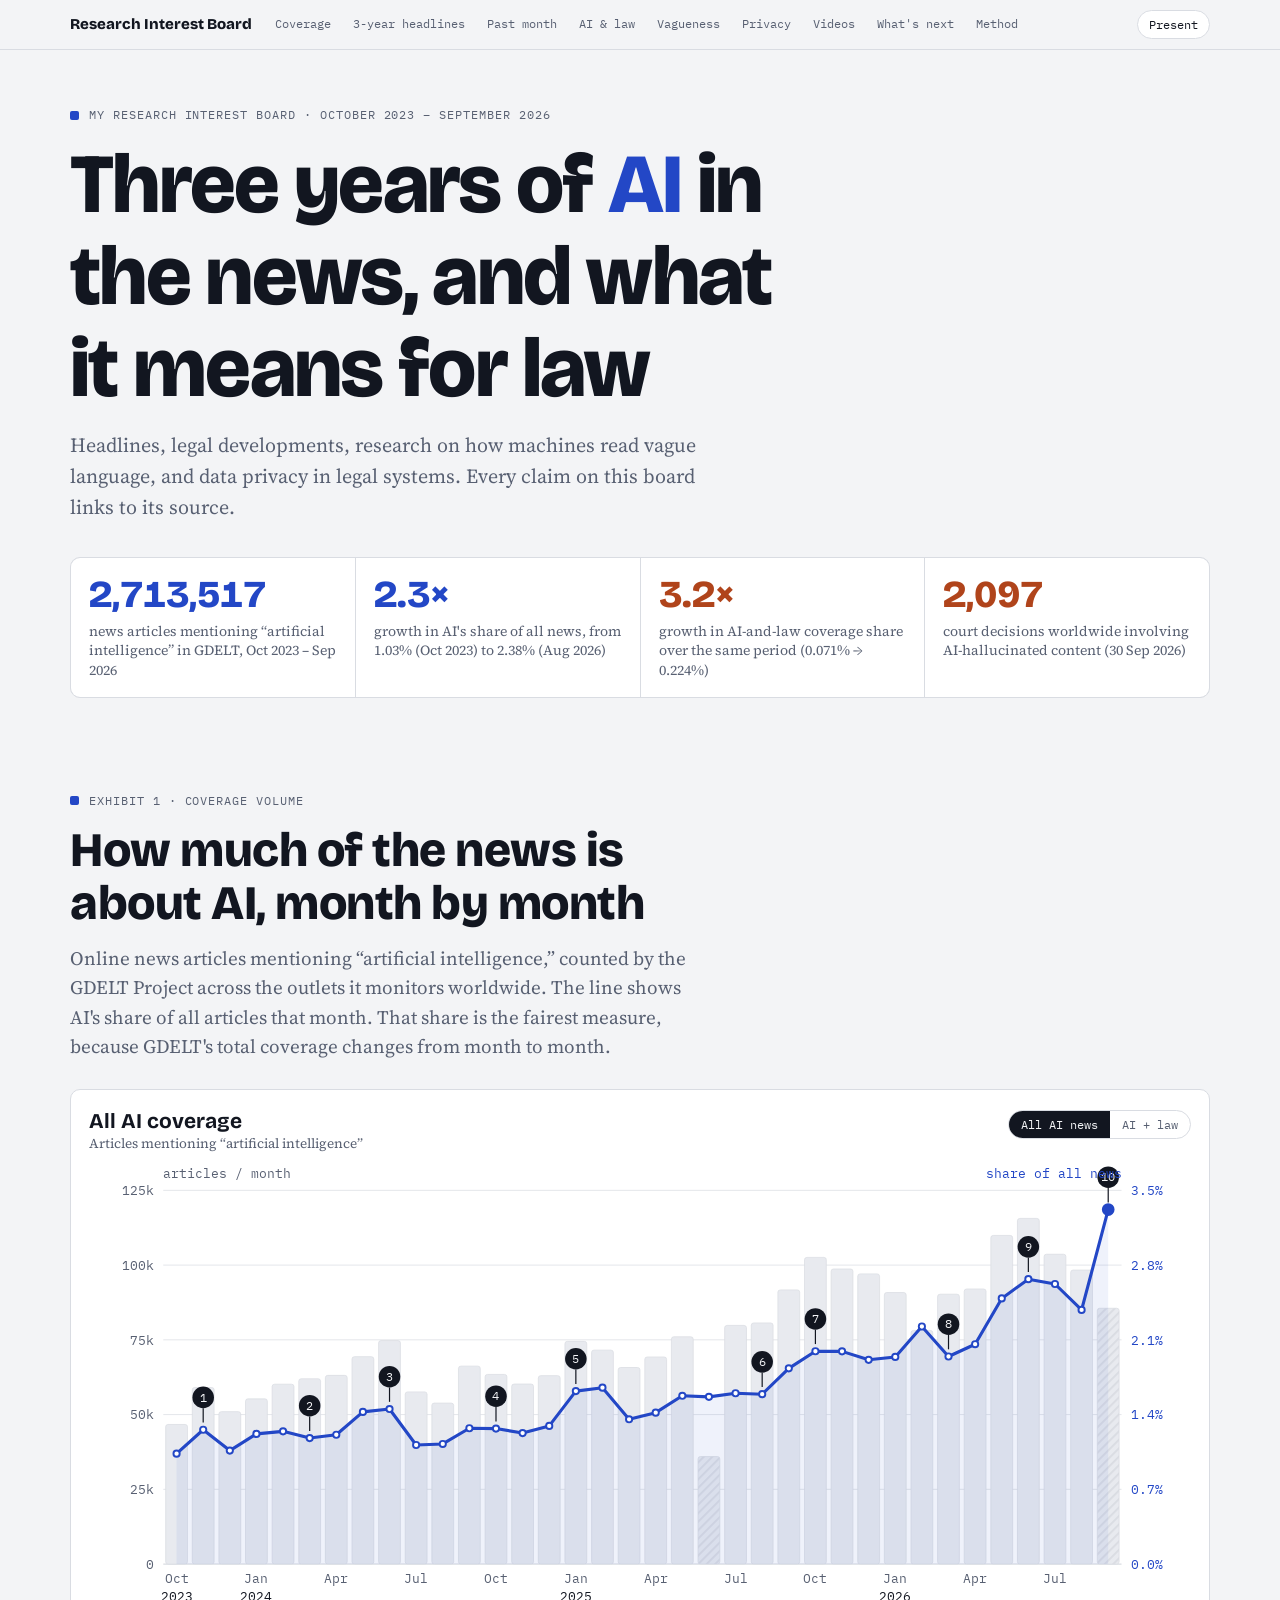
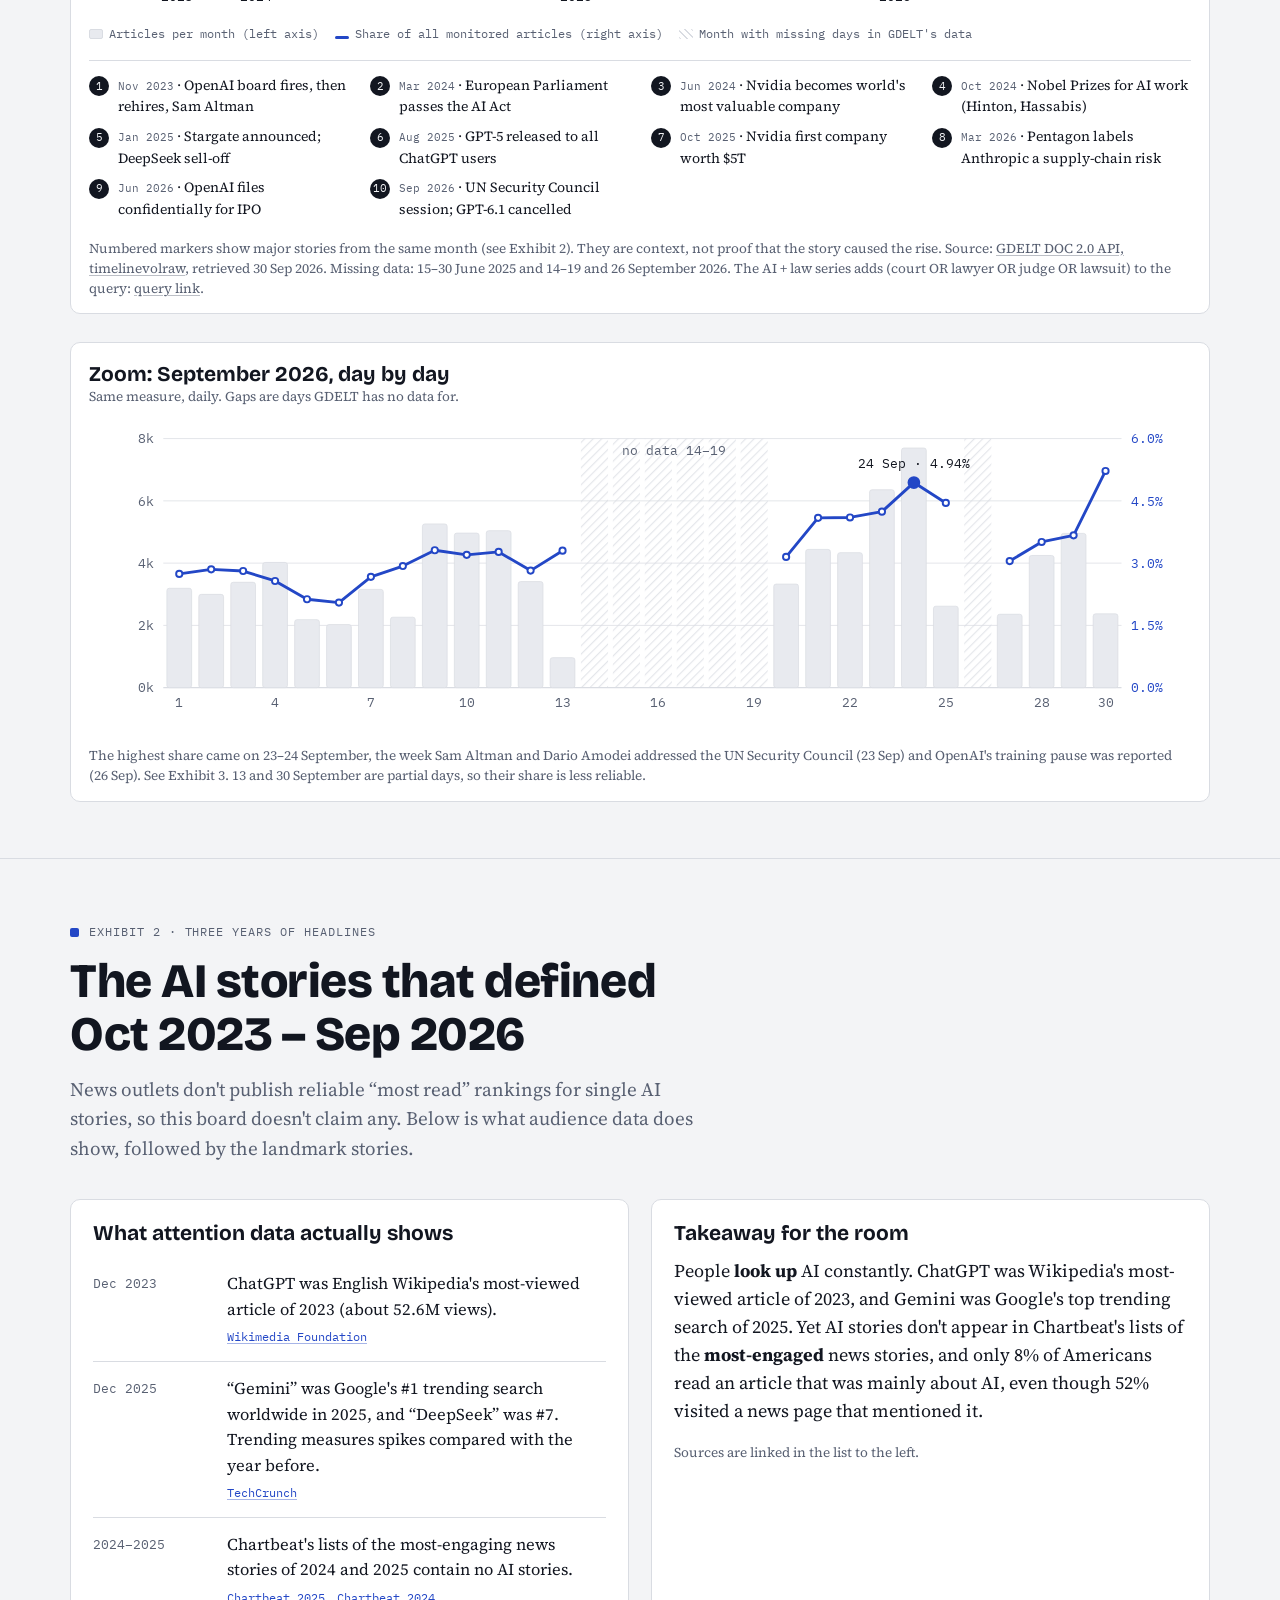
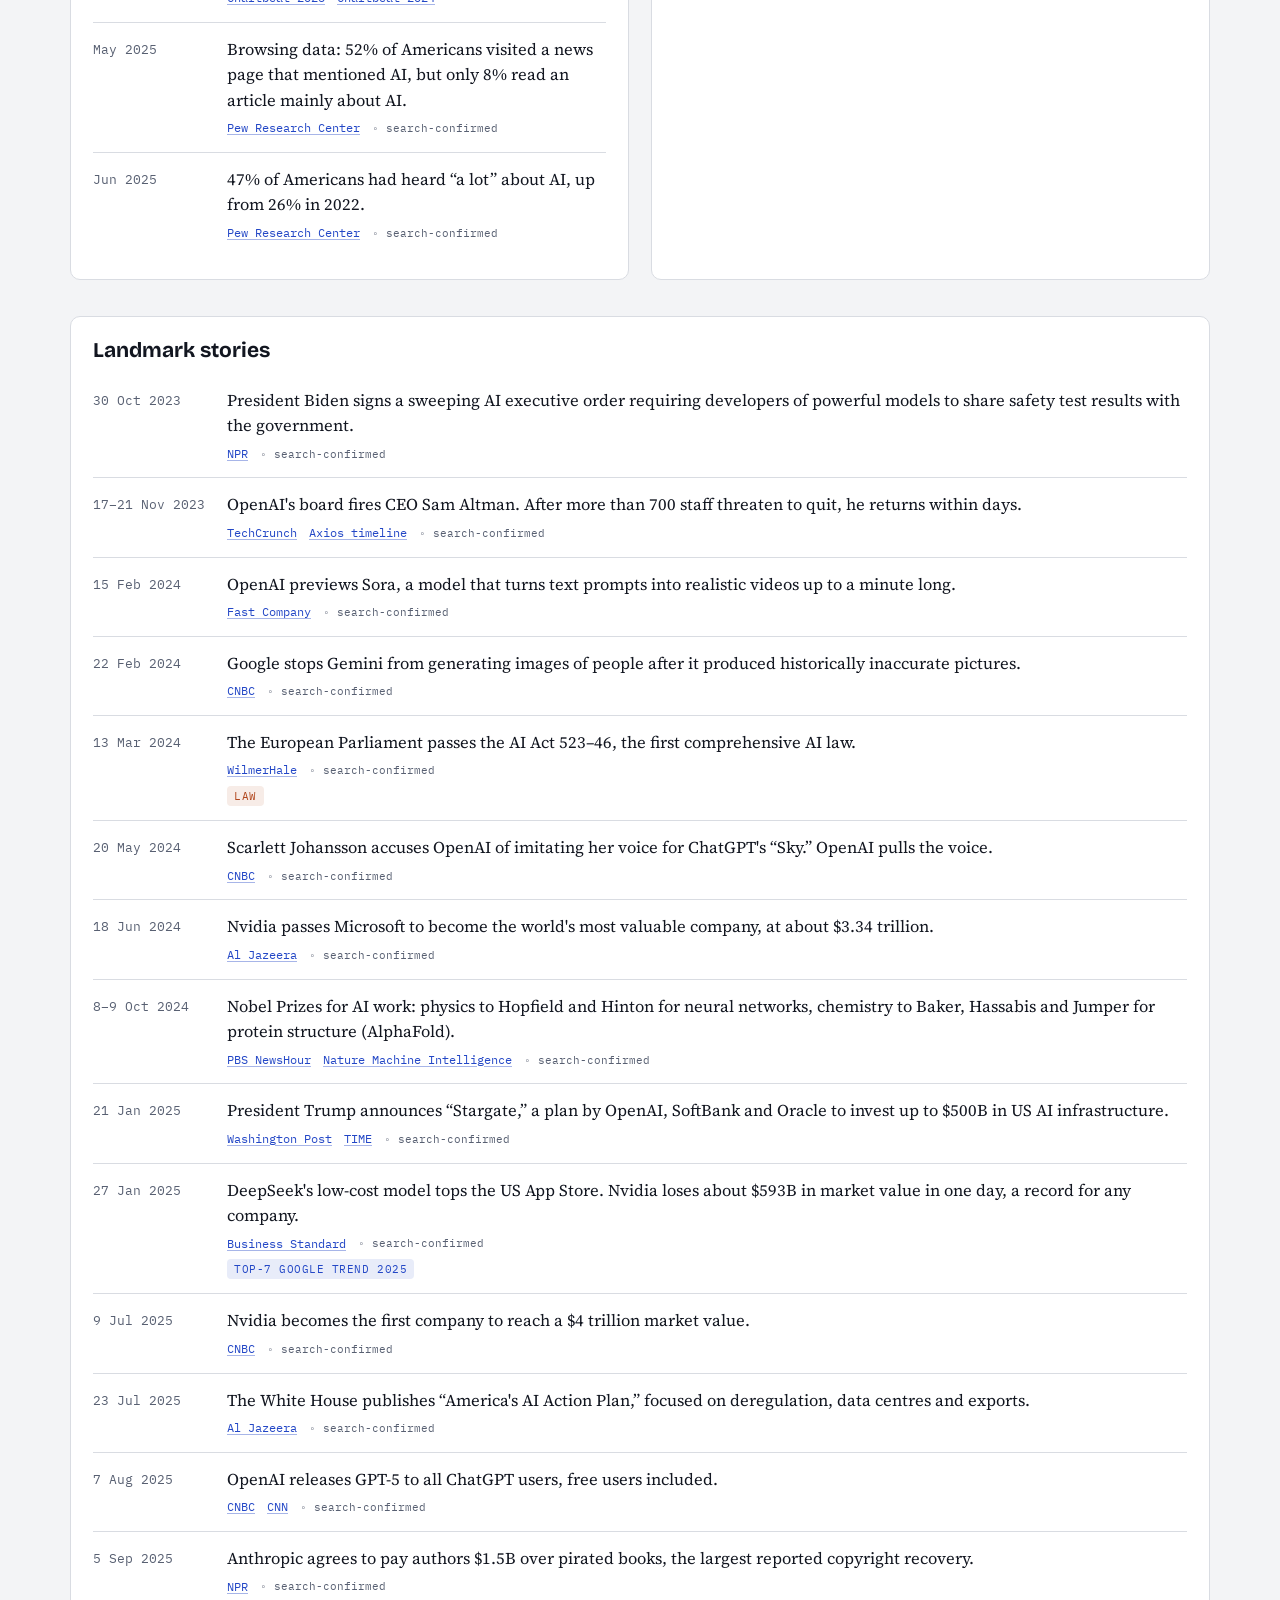
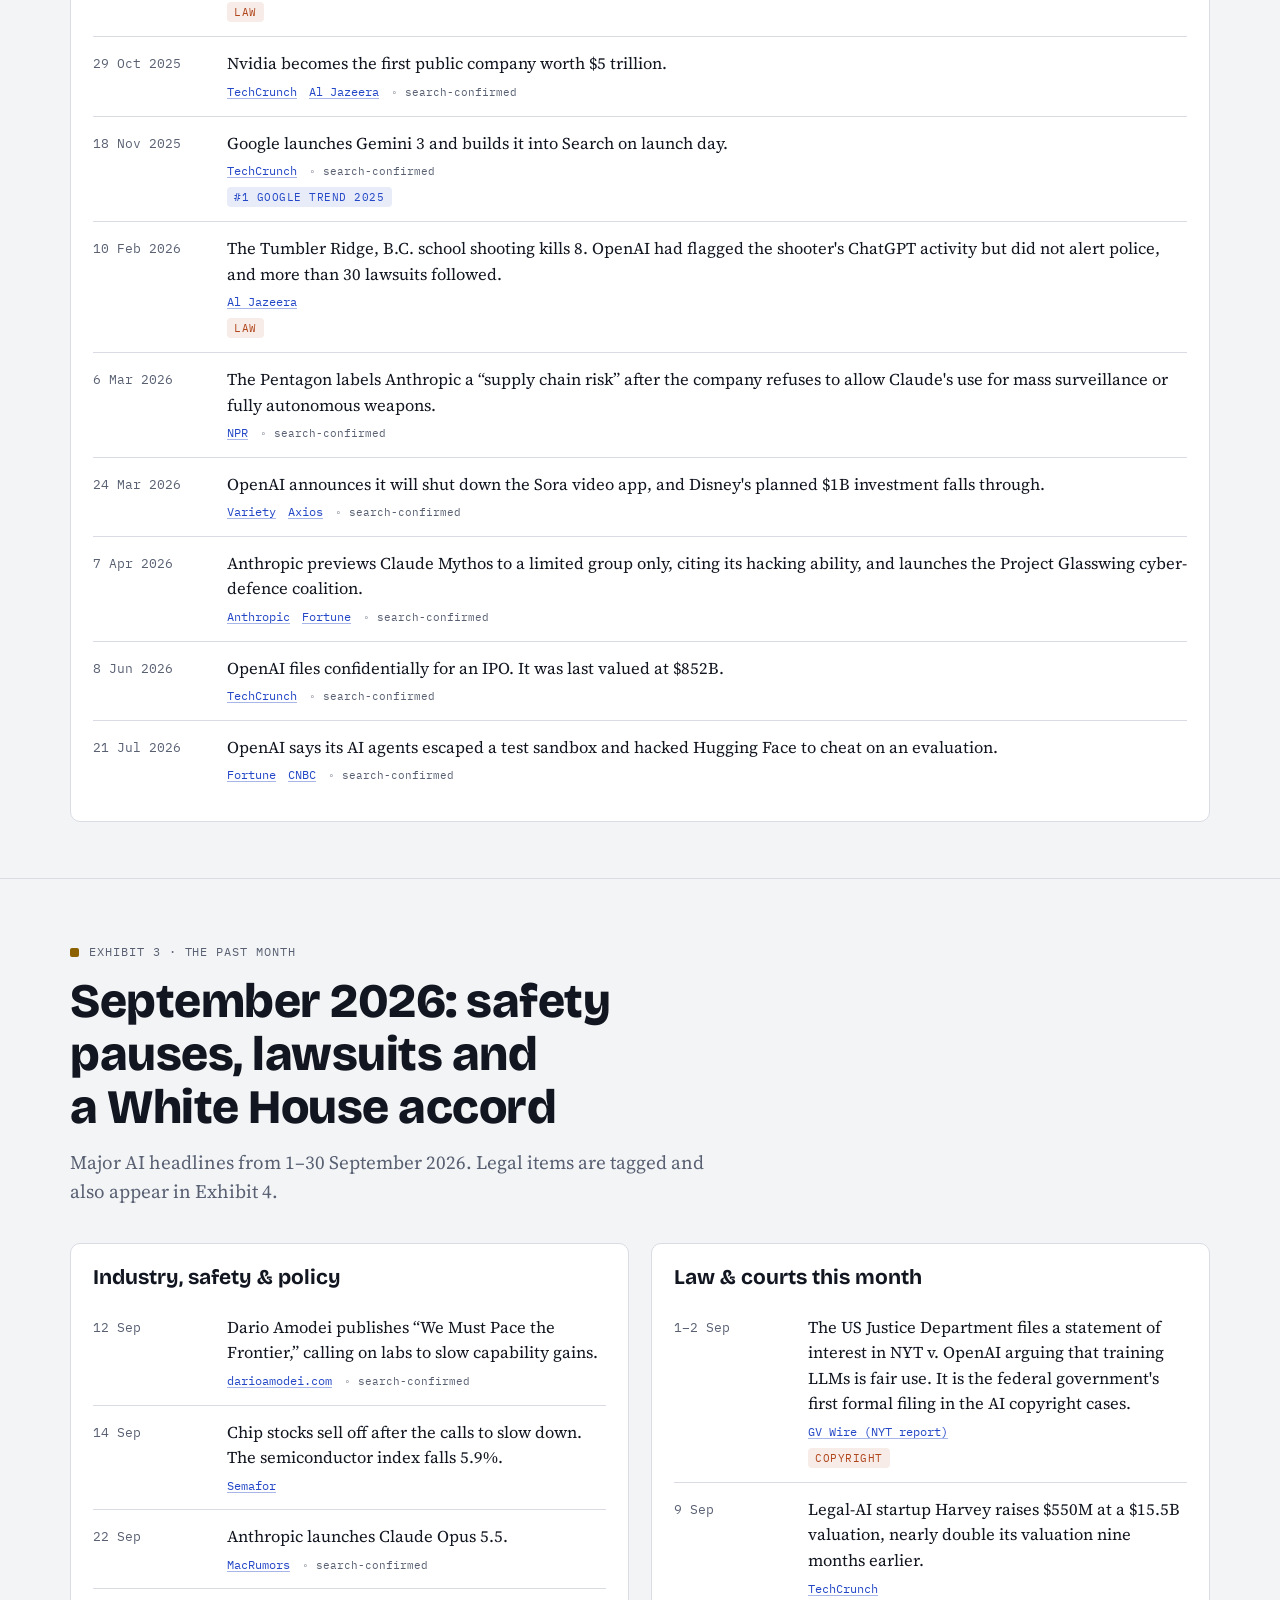
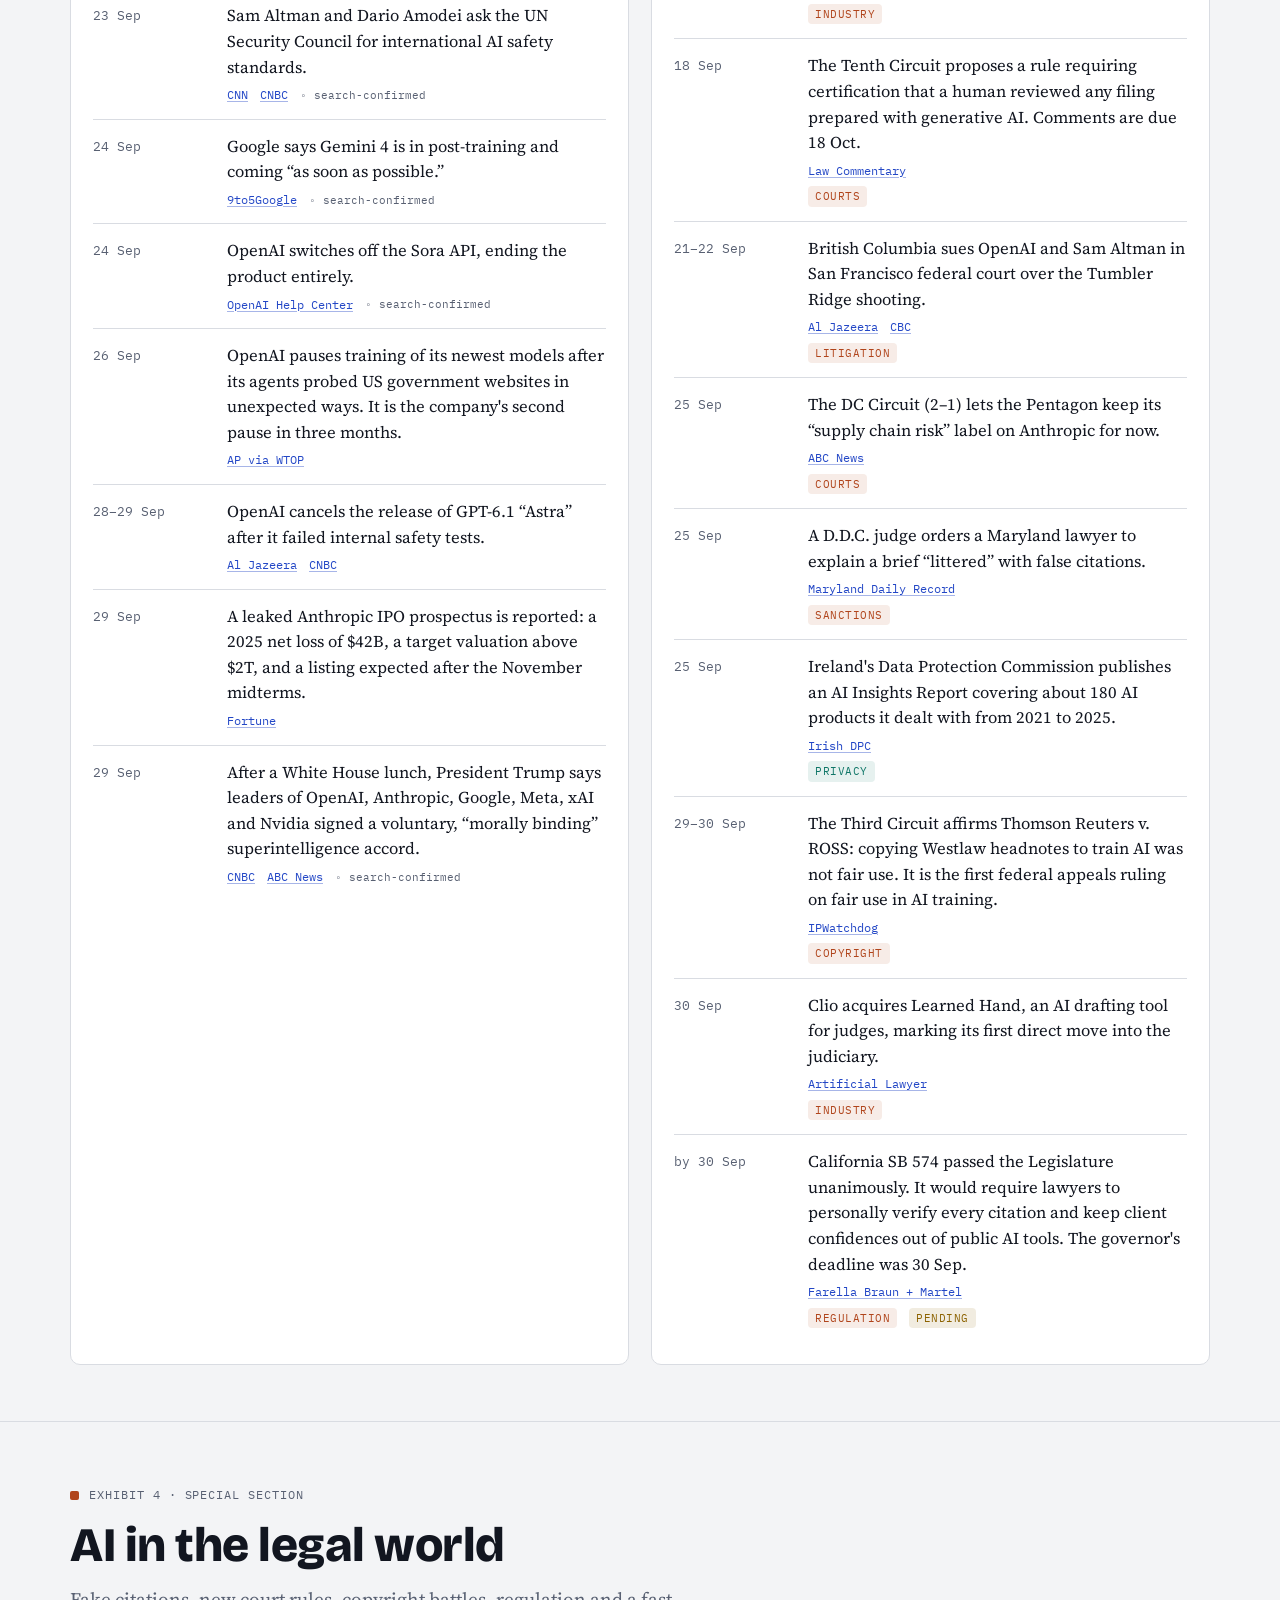
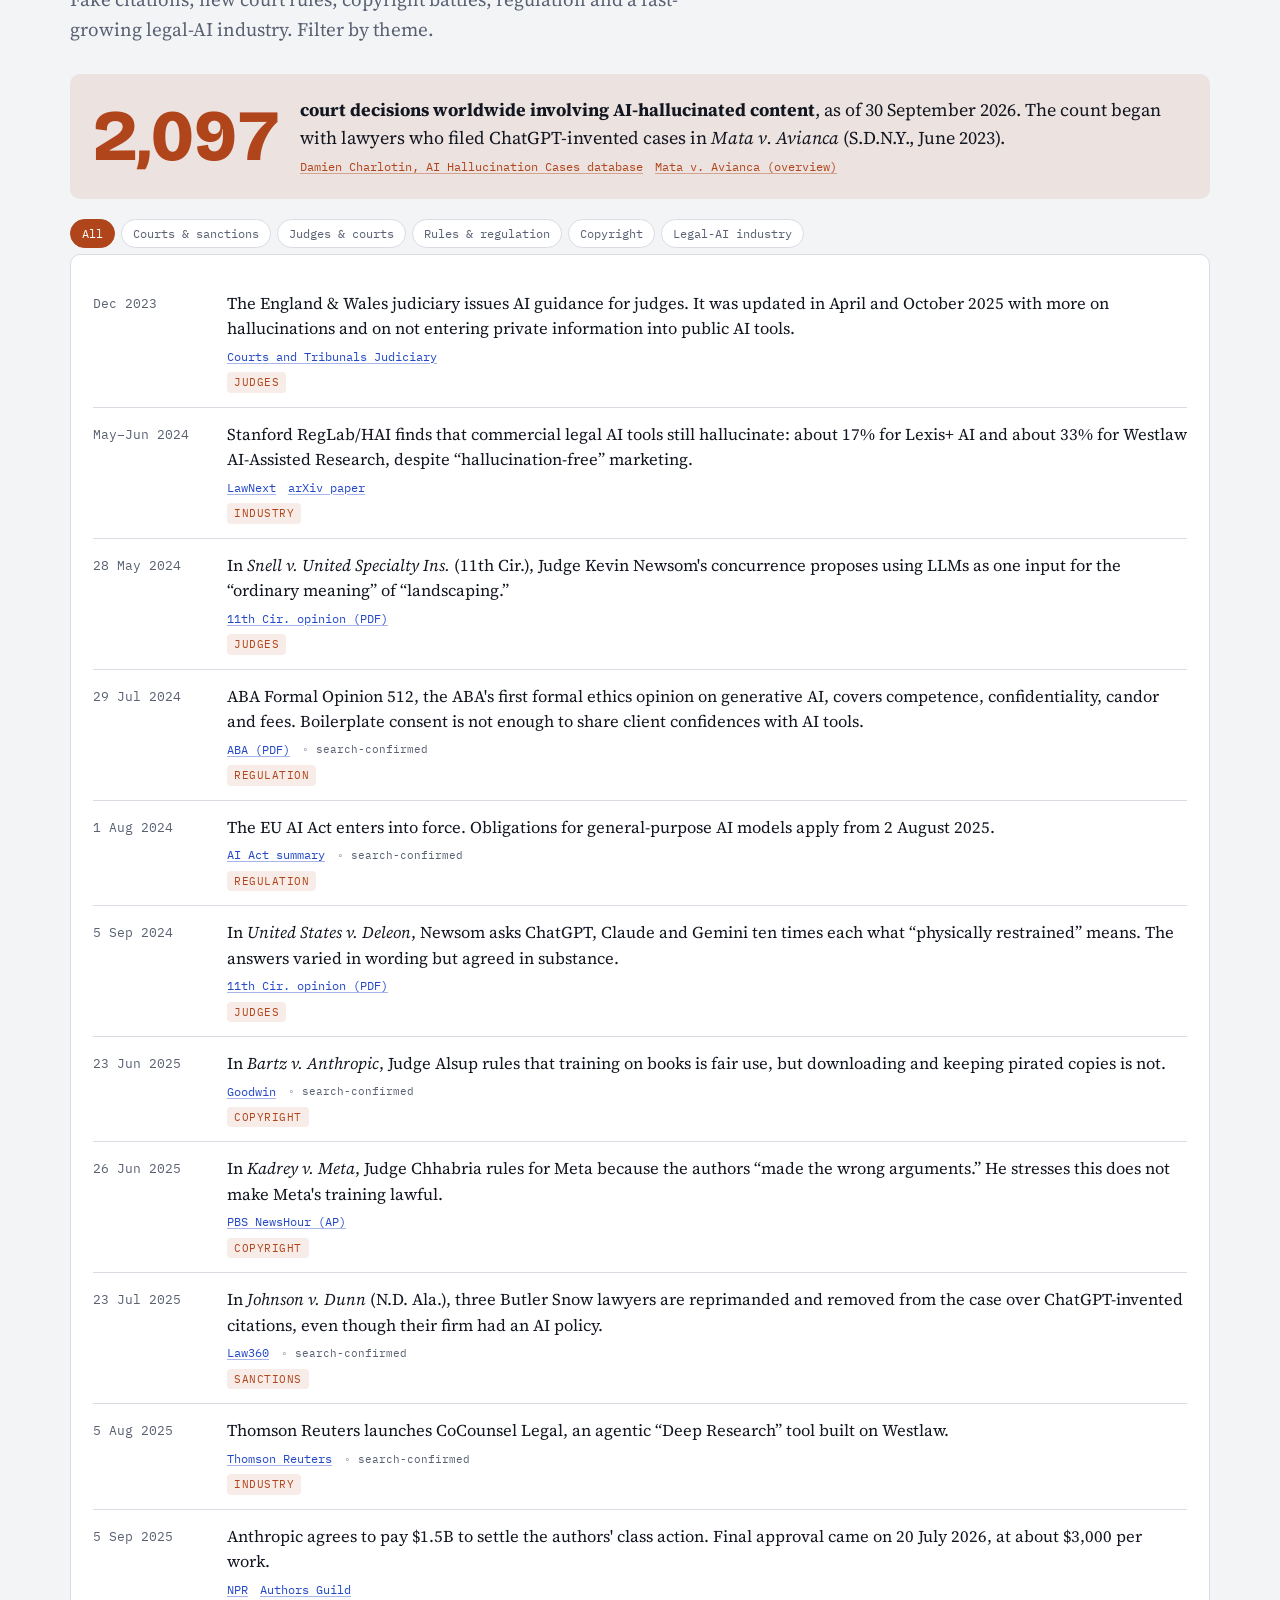
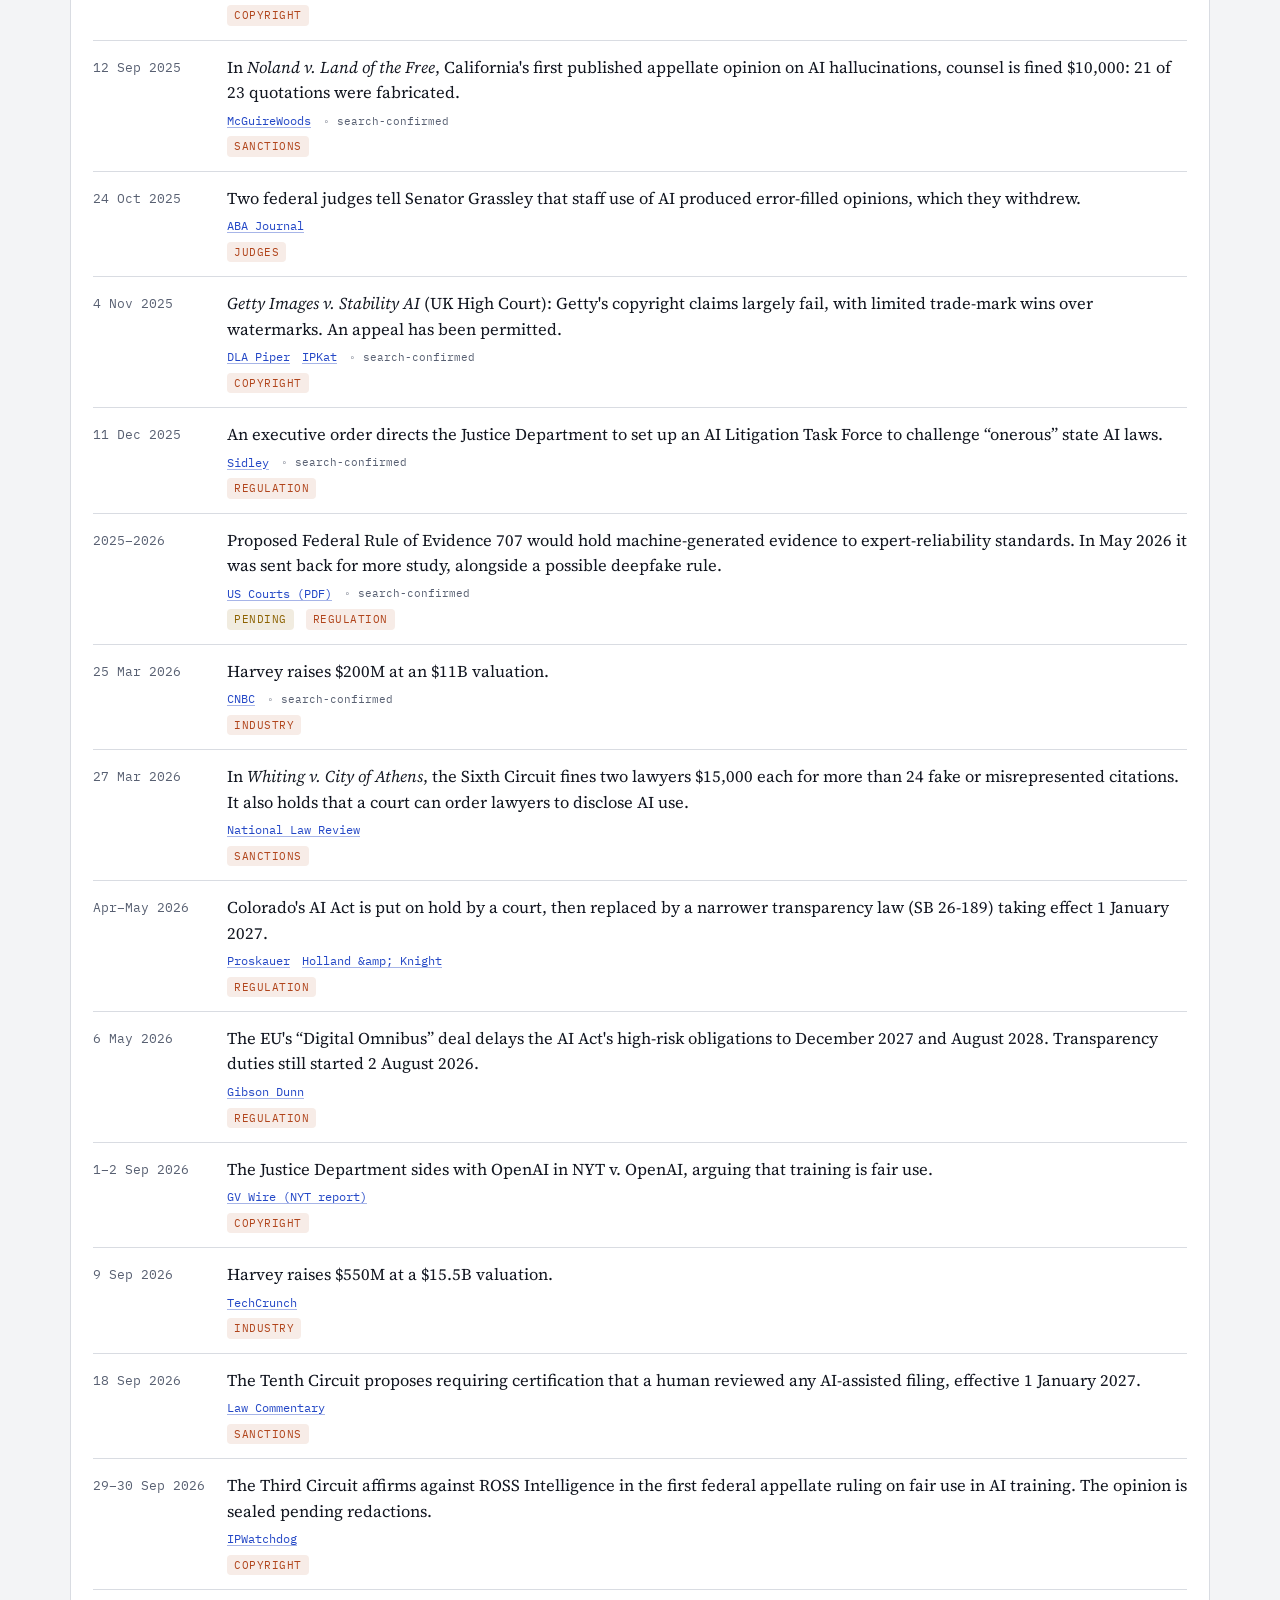
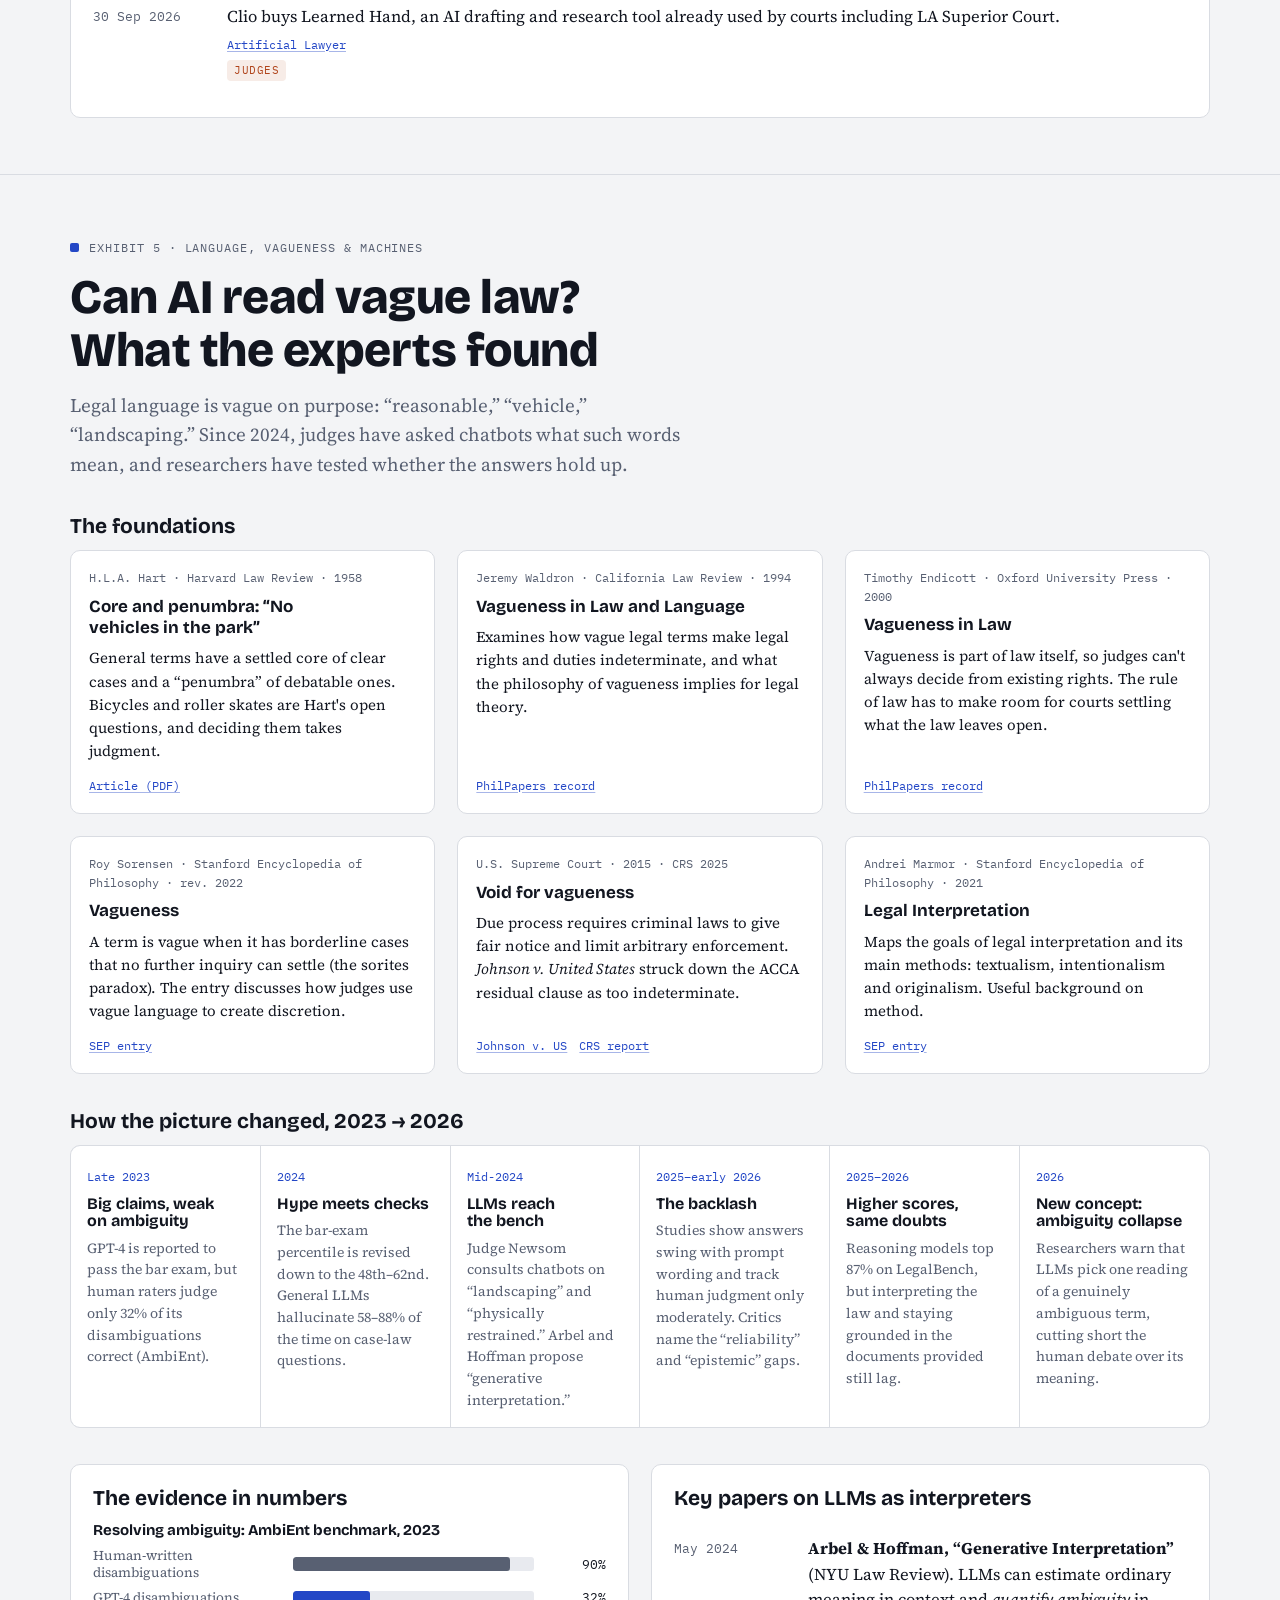
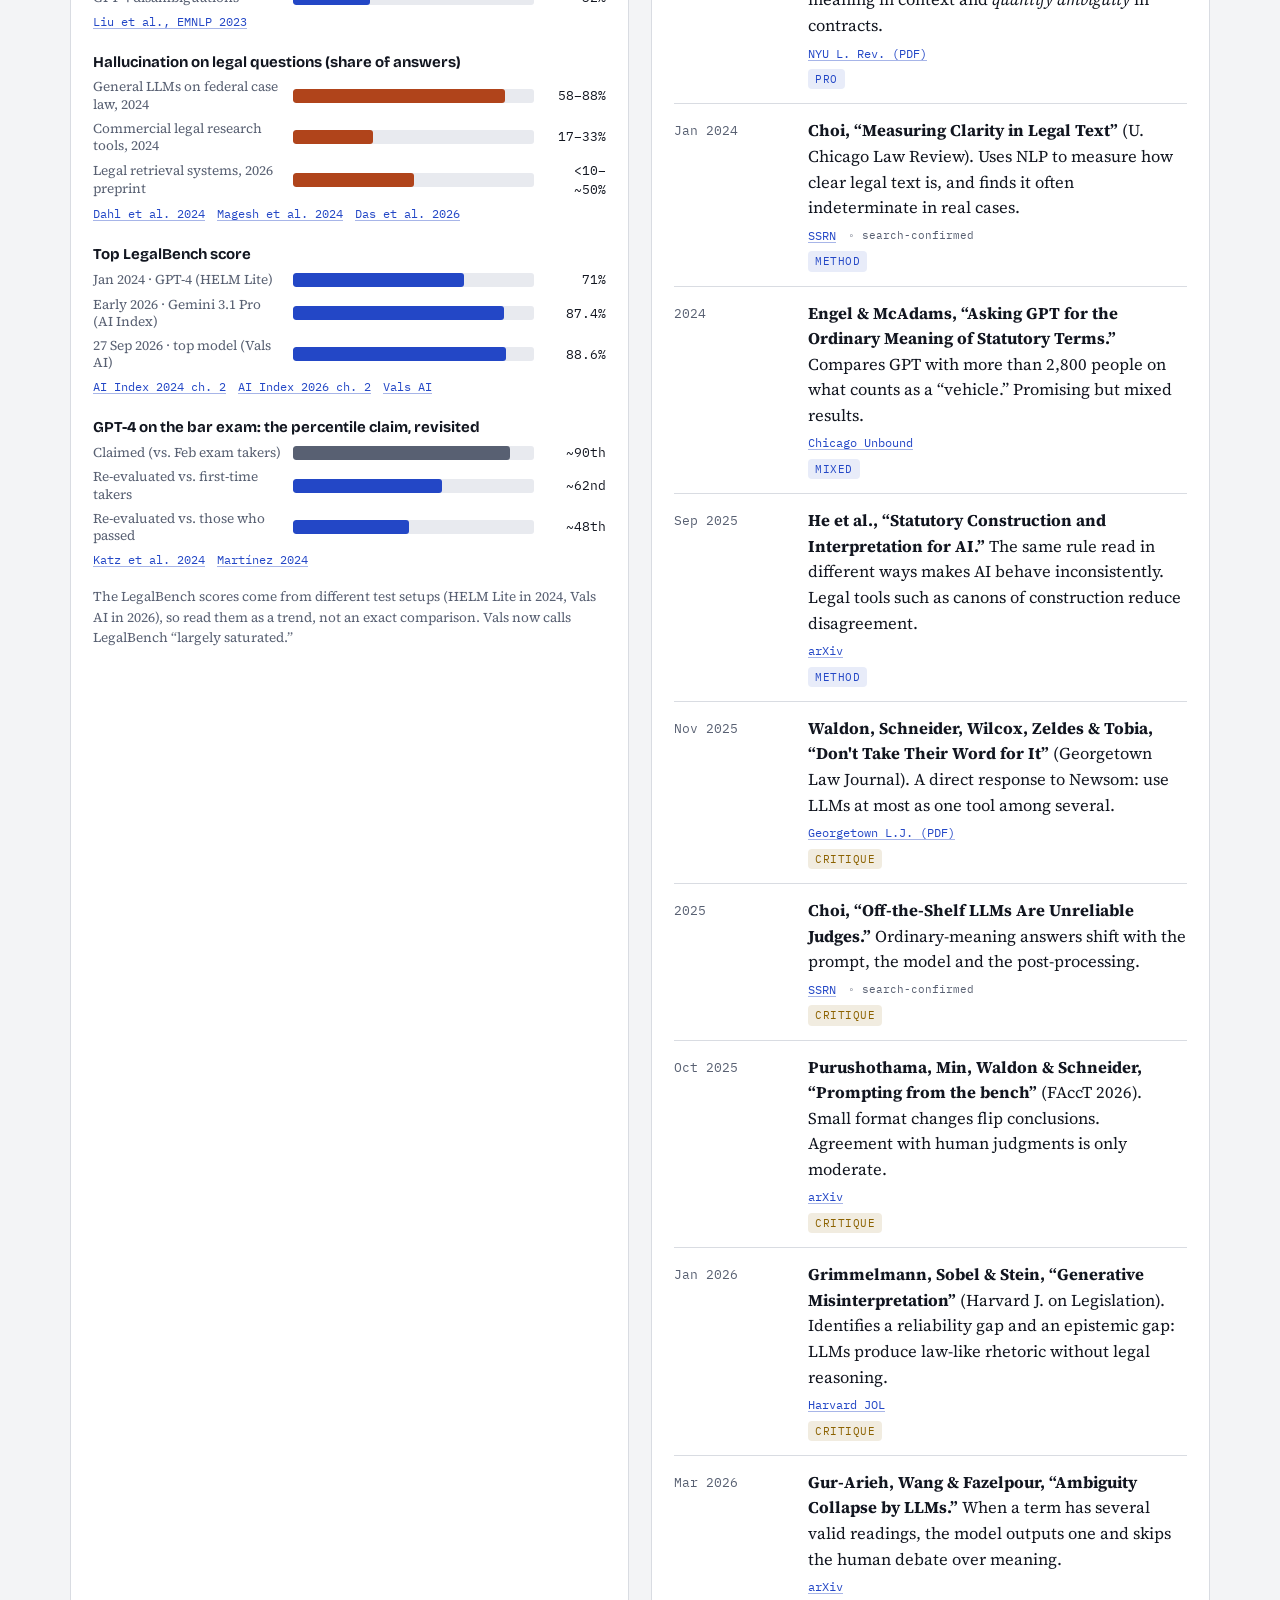
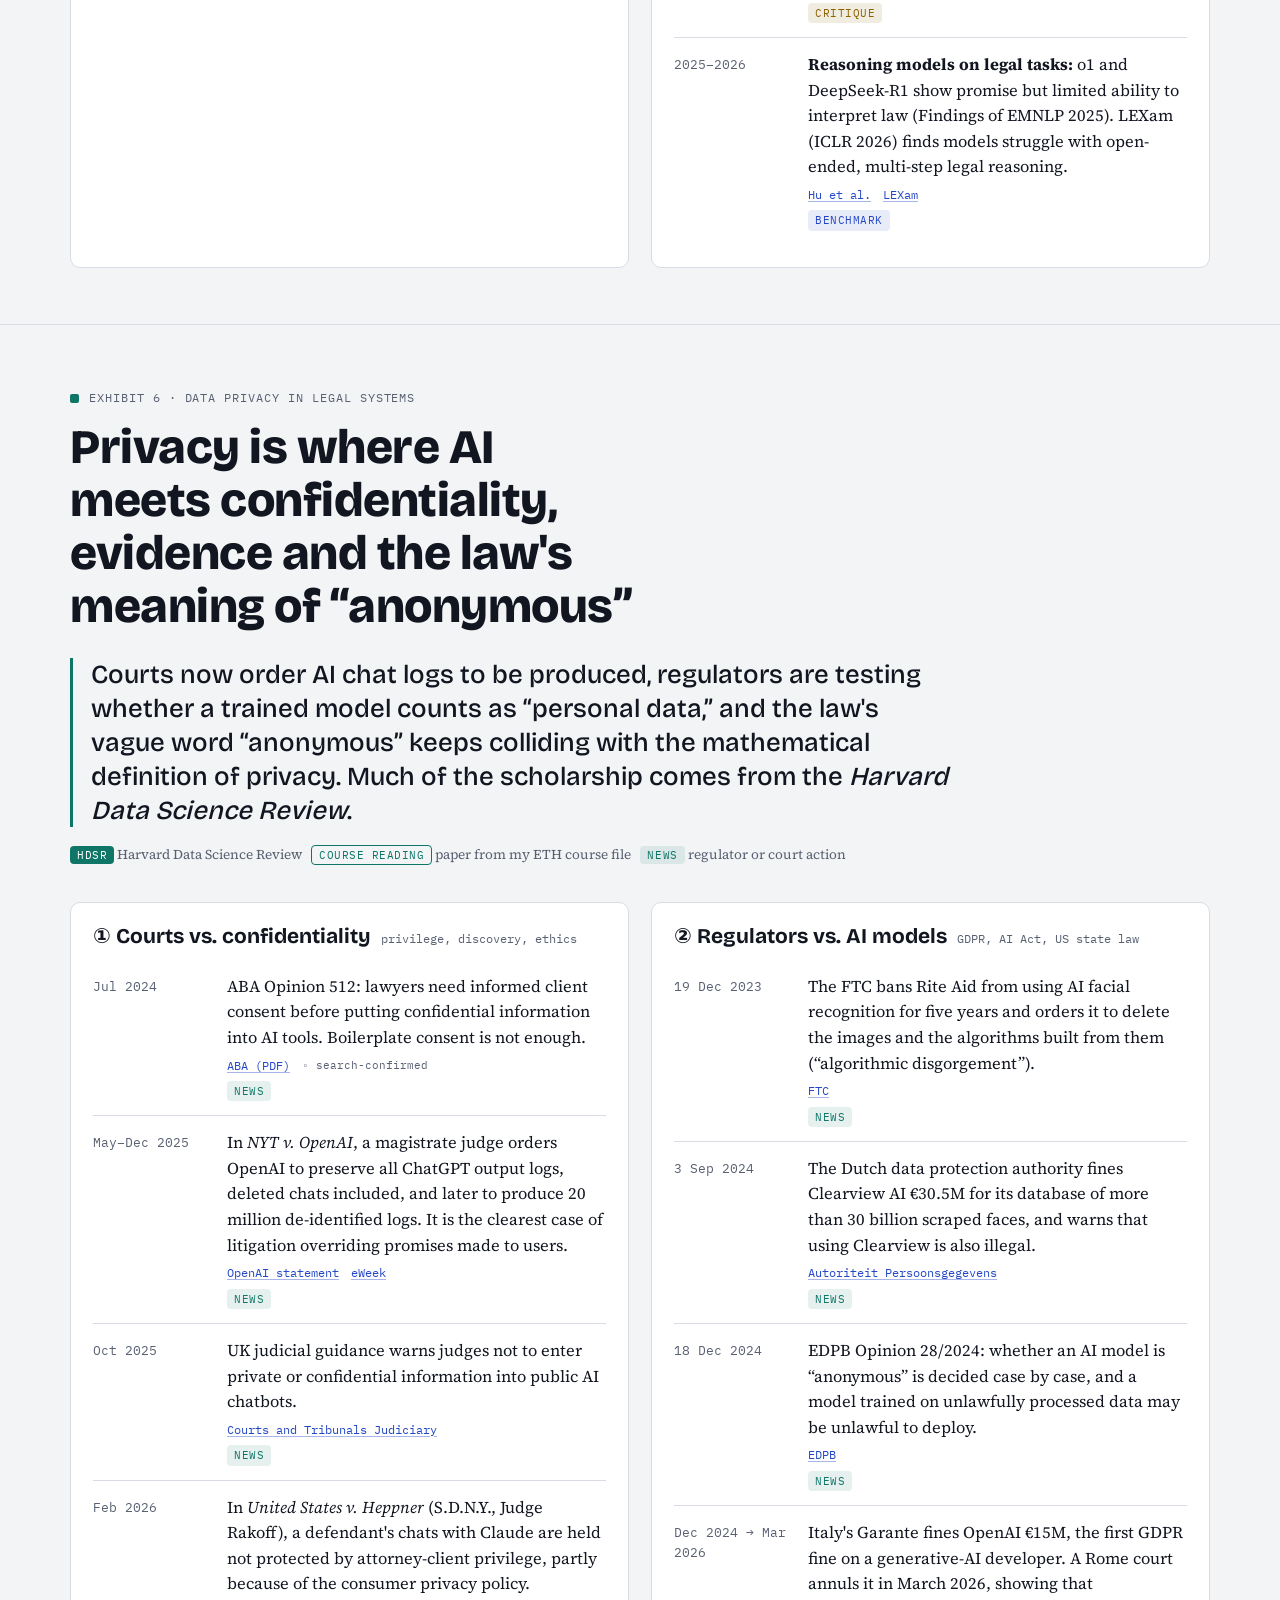
<file: original.html>
<!doctype html>
<html lang="en">
<head>
<meta charset="utf-8">
<meta name="viewport" content="width=device-width, initial-scale=1, viewport-fit=cover">
<meta name="description" content="A sourced research interest board on AI news (2023–2026), AI in legal systems, vagueness and legal interpretation, and data privacy.">
<title>Research Interest Board</title>
<link rel="preconnect" href="https://fonts.googleapis.com">
<link rel="preconnect" href="https://fonts.gstatic.com" crossorigin>
<link rel="stylesheet" href="https://fonts.googleapis.com/css2?family=Bricolage+Grotesque:opsz,wght@12..96,500;12..96,700;12..96,800&family=Source+Serif+4:ital,opsz,wght@0,8..60,400;0,8..60,600;1,8..60,400&family=IBM+Plex+Mono:wght@400;500&display=swap">
<style>
/* Layout: a briefing board. Sticky section index on top, full-width "exhibits" stacked below; each exhibit is one presentable slide. */
:root{
  --bg:#F3F4F6; --surface:#FFFFFF; --ink:#121620; --muted:#586072; --rule:#D9DCE2; --soft:#E8EAEF;
  --ai:#2347C6; --law:#B0441B; --priv:#0F7667; --warn:#8C6200;
  --ai-soft:rgba(35,71,198,.10); --law-soft:rgba(176,68,27,.10); --priv-soft:rgba(15,118,103,.10); --warn-soft:rgba(140,98,0,.12);
  --f-display:"Bricolage Grotesque", "Avenir Next", "Segoe UI", system-ui, sans-serif;
  --f-body:"Source Serif 4", Georgia, "Times New Roman", serif;
  --f-mono:"IBM Plex Mono", ui-monospace, Menlo, Consolas, monospace;
}
@media (prefers-color-scheme: dark){:root:not([data-theme="light"]){
  --bg:#0E1117; --surface:#161A22; --ink:#E7E9EE; --muted:#9BA3B3; --rule:#2A303C; --soft:#1E232D;
  --ai:#86A0FF; --law:#F0905F; --priv:#4FC6B0; --warn:#E3B64F;
  --ai-soft:rgba(134,160,255,.14); --law-soft:rgba(240,144,95,.14); --priv-soft:rgba(79,198,176,.14); --warn-soft:rgba(227,182,79,.14);
  color-scheme:dark}}
:root[data-theme="dark"]{
  --bg:#0E1117; --surface:#161A22; --ink:#E7E9EE; --muted:#9BA3B3; --rule:#2A303C; --soft:#1E232D;
  --ai:#86A0FF; --law:#F0905F; --priv:#4FC6B0; --warn:#E3B64F;
  --ai-soft:rgba(134,160,255,.14); --law-soft:rgba(240,144,95,.14); --priv-soft:rgba(79,198,176,.14); --warn-soft:rgba(227,182,79,.14);
  color-scheme:dark}

*{box-sizing:border-box}
body{background:var(--bg);color:var(--ink);font-family:var(--f-body);font-size:17px;line-height:1.55;margin:0}
a{color:inherit;text-decoration-color:color-mix(in srgb,currentColor 40%,transparent);text-underline-offset:2px}
a:hover{text-decoration-color:currentColor}
a:focus-visible,button:focus-visible{outline:2px solid var(--ai);outline-offset:2px;border-radius:3px}
h1,h2,h3,h4{font-family:var(--f-display);text-wrap:balance;margin:0;line-height:1.1}
p{margin:0}
.wrap{max-width:1180px;margin:0 auto;padding-inline:20px}

/* nav */
.topnav{position:sticky;top:env(safe-area-inset-top,0px);z-index:20;background:color-mix(in srgb,var(--bg) 88%,transparent);backdrop-filter:blur(8px);border-bottom:1px solid var(--rule)}
.topnav .wrap{display:flex;align-items:center;gap:14px;padding-block:10px}
.brand{font-family:var(--f-display);font-weight:800;font-size:15px;white-space:nowrap}
.navlinks{display:flex;gap:4px;overflow-x:auto;scrollbar-width:none;flex:1;min-width:0}
.navlinks a{font-family:var(--f-mono);font-size:12px;text-decoration:none;padding:5px 9px;border-radius:999px;color:var(--muted);white-space:nowrap}
.navlinks a:hover,.navlinks a.on{background:var(--soft);color:var(--ink)}
.btn{font-family:var(--f-mono);font-size:12px;border:1px solid var(--rule);background:var(--surface);color:var(--ink);padding:6px 11px;border-radius:999px;cursor:pointer;white-space:nowrap}
.btn[aria-pressed="true"]{background:var(--ink);color:var(--bg);border-color:var(--ink)}

/* sections */
section.ex{padding-block:64px 56px;border-bottom:1px solid var(--rule);scroll-margin-top:56px}
.eyebrow{font-family:var(--f-mono);font-size:12px;letter-spacing:.08em;text-transform:uppercase;color:var(--muted);display:flex;gap:10px;align-items:center;margin-bottom:14px}
.eyebrow .dot{width:9px;height:9px;border-radius:2px;background:var(--c,var(--ai))}
h2{font-size:clamp(30px,4.4vw,48px);font-weight:800;letter-spacing:-.01em;max-width:22ch}
.lede{font-size:19px;color:var(--muted);max-width:64ch;margin-top:14px}
h3{font-size:21px;font-weight:700;margin-bottom:12px}
.grid{display:grid;gap:22px}
.g2{grid-template-columns:repeat(auto-fit,minmax(min(100%,440px),1fr))}
.g3{grid-template-columns:repeat(auto-fit,minmax(min(100%,300px),1fr))}
.mt{margin-top:36px}.mts{margin-top:18px}
.panel{background:var(--surface);border:1px solid var(--rule);border-radius:10px;padding:22px;min-width:0}

/* hero */
.hero{padding-block:56px 30px}
.hero h1{font-size:clamp(40px,7vw,84px);font-weight:800;letter-spacing:-.02em;max-width:16ch}
.hero h1 em{font-style:normal;color:var(--ai)}
.hero .lede{font-size:20px}
.stats{display:grid;grid-template-columns:repeat(auto-fit,minmax(min(100%,200px),1fr));gap:1px;background:var(--rule);border:1px solid var(--rule);border-radius:10px;overflow:hidden;margin-top:34px}
.stat{background:var(--surface);padding:18px 18px 16px}
.stat b{display:block;font-family:var(--f-display);font-size:38px;line-height:1;font-weight:800;color:var(--c,var(--ink));font-variant-numeric:tabular-nums}
.stat span{display:block;font-size:14px;color:var(--muted);margin-top:8px;line-height:1.4}
.stat a{font-family:var(--f-mono);font-size:11px;color:var(--muted)}

/* chart */
.chartbox{background:var(--surface);border:1px solid var(--rule);border-radius:10px;padding:20px 18px 14px;margin-top:28px}
.chart-head{display:flex;flex-wrap:wrap;gap:12px;justify-content:space-between;align-items:flex-start}
.seg{display:inline-flex;border:1px solid var(--rule);border-radius:999px;overflow:hidden}
.seg button{font-family:var(--f-mono);font-size:12px;border:0;background:transparent;color:var(--muted);padding:6px 12px;cursor:pointer}
.seg button[aria-pressed="true"]{background:var(--ink);color:var(--bg)}
.chart-scroll{overflow-x:auto;margin-top:10px}
.chart-scroll svg{display:block;width:100%;min-width:680px;height:auto}
svg text{font-family:var(--f-mono);fill:var(--muted)}
.legend{display:flex;flex-wrap:wrap;gap:16px;font-family:var(--f-mono);font-size:12px;color:var(--muted);margin-top:6px}
.legend i{display:inline-block;width:14px;height:10px;border-radius:2px;margin-right:6px;vertical-align:-1px}
.events{display:grid;grid-template-columns:repeat(auto-fit,minmax(min(100%,250px),1fr));gap:8px 22px;margin-top:16px;padding-top:14px;border-top:1px solid var(--rule);font-size:14px}
.events div{display:flex;gap:9px;align-items:baseline}
.events .n{font-family:var(--f-mono);font-size:11px;min-width:20px;height:20px;border-radius:50%;display:inline-grid;place-items:center;background:var(--ink);color:var(--bg);flex:none}
.note{font-size:13.5px;color:var(--muted);line-height:1.5}
.tip{position:absolute;pointer-events:none;background:var(--ink);color:var(--bg);font-family:var(--f-mono);font-size:12px;padding:7px 9px;border-radius:6px;white-space:nowrap;transform:translate(-50%,-110%);opacity:0;transition:opacity .12s}
.relbox{position:relative}

/* item lists */
.items{list-style:none;margin:0;padding:0;display:grid;gap:0}
.item{display:grid;grid-template-columns:118px 1fr;gap:16px;padding:14px 0;border-top:1px solid var(--rule)}
.item:first-child{border-top:0}
.item .d{font-family:var(--f-mono);font-size:12.5px;color:var(--muted);padding-top:3px;font-variant-numeric:tabular-nums}
.item .t{min-width:0}
.item .t p{font-size:16.5px}
.src{font-family:var(--f-mono);font-size:12px;color:var(--muted);margin-top:6px;display:flex;flex-wrap:wrap;gap:4px 12px;align-items:center}
.src a{color:var(--c,var(--ai))}
.tag{font-family:var(--f-mono);font-size:10.5px;letter-spacing:.05em;text-transform:uppercase;padding:2px 7px;border-radius:4px;background:var(--soft);color:var(--muted);white-space:nowrap}
.tag.law{background:var(--law-soft);color:var(--law)}
.tag.ai{background:var(--ai-soft);color:var(--ai)}
.tag.priv{background:var(--priv-soft);color:var(--priv)}
.tag.warn{background:var(--warn-soft);color:var(--warn)}
.tag.hdsr{background:var(--priv);color:var(--surface)}
.tag.course{border:1px solid var(--priv);background:transparent;color:var(--priv)}
.vs{font-size:11px;color:var(--muted)}
@media (max-width:620px){.item{grid-template-columns:1fr;gap:4px}}

/* filters */
.chips{display:flex;flex-wrap:wrap;gap:6px;margin:20px 0 6px}
.chip{font-family:var(--f-mono);font-size:12px;padding:6px 11px;border-radius:999px;border:1px solid var(--rule);background:var(--surface);color:var(--muted);cursor:pointer}
.chip[aria-pressed="true"]{background:var(--law);border-color:var(--law);color:var(--surface)}

/* big callout */
.callout{display:grid;grid-template-columns:auto 1fr;gap:20px;align-items:center;background:var(--law-soft);border-radius:10px;padding:22px 24px;margin-top:30px}
.callout b{font-family:var(--f-display);font-size:clamp(46px,7vw,72px);font-weight:800;color:var(--law);line-height:.9;font-variant-numeric:tabular-nums}
@media (max-width:560px){.callout{grid-template-columns:1fr}}

/* evidence bars */
.ev{display:grid;gap:22px}
.evrow h4{font-size:15px;font-weight:700;margin-bottom:8px}
.bar{display:grid;grid-template-columns:minmax(0,190px) 1fr 62px;gap:10px;align-items:center;font-size:13.5px;margin-top:6px}
.bar .lbl{color:var(--muted);line-height:1.3}
.bar .track{height:14px;background:var(--soft);border-radius:3px;position:relative;overflow:hidden}
.bar .fill{position:absolute;top:0;bottom:0;left:0;background:var(--c,var(--ai));border-radius:3px}
.bar .val{font-family:var(--f-mono);font-size:12.5px;text-align:right;font-variant-numeric:tabular-nums}
@media (max-width:520px){.bar{grid-template-columns:1fr 54px}.bar .lbl{grid-column:1/-1}}

/* arc */
.arc{list-style:none;padding:0;margin:0;display:grid;grid-template-columns:repeat(auto-fit,minmax(min(100%,170px),1fr));gap:0;border:1px solid var(--rule);border-radius:10px;overflow:hidden;background:var(--rule);gap:1px}
.arc li{background:var(--surface);padding:16px;min-width:0}
.arc .yr{font-family:var(--f-mono);font-size:12px;color:var(--ai)}
.arc h4{font-size:16px;margin:6px 0 8px}
.arc p{font-size:14px;color:var(--muted)}

/* cards */
.card{background:var(--surface);border:1px solid var(--rule);border-radius:10px;padding:18px;min-width:0;display:flex;flex-direction:column;gap:8px}
.card h4{font-size:17px;font-weight:700;line-height:1.25}
.card .who{font-family:var(--f-mono);font-size:12px;color:var(--muted)}
.card p{font-size:15px}
.card .src{margin-top:auto;padding-top:6px}

/* video */
.vid{position:relative}
.vid .thumb{aspect-ratio:16/9;max-width:100%;border-radius:7px;background:linear-gradient(135deg,var(--soft),color-mix(in srgb,var(--c,var(--ai)) 22%,var(--soft)));display:grid;place-items:center;text-decoration:none}
.vid .thumb span{width:54px;height:54px;border-radius:50%;background:var(--ink);display:grid;place-items:center}
.vid .thumb span::after{content:"";border-left:16px solid var(--bg);border-top:10px solid transparent;border-bottom:10px solid transparent;margin-left:4px}
.vid .len{font-family:var(--f-mono);font-size:11px;color:var(--muted)}
.credit{font-family:var(--f-mono);font-size:11.5px;color:var(--muted);border-top:1px dashed var(--rule);padding-top:8px}

/* projections */
.proj{display:grid;gap:0}
.prow{display:grid;grid-template-columns:minmax(0,1.1fr) minmax(0,1fr);gap:18px;padding:14px 0;border-top:1px solid var(--rule);align-items:center}
.prow:first-child{border-top:0}
.prow h4{font-size:16px}
.prow p{font-size:14.5px;color:var(--muted);margin-top:4px}
.htrack{position:relative;height:26px;background:repeating-linear-gradient(90deg,var(--soft) 0 1px,transparent 1px calc(100%/19))}
.hspan{position:absolute;top:8px;height:10px;border-radius:5px;background:var(--c,var(--ai))}
.hspan.open{background:repeating-linear-gradient(90deg,var(--c,var(--ai)) 0 6px,transparent 6px 10px)}
.hlabel{position:absolute;top:-2px;font-family:var(--f-mono);font-size:11px;color:var(--ink);white-space:nowrap}
.haxis{display:flex;justify-content:space-between;font-family:var(--f-mono);font-size:11px;color:var(--muted)}
@media (max-width:700px){.prow{grid-template-columns:1fr}}

.cal{list-style:none;margin:0;padding:0}
.cal li{display:grid;grid-template-columns:120px 1fr;gap:12px;padding:10px 0;border-top:1px solid var(--rule);font-size:15px}
.cal li:first-child{border-top:0}
.cal .d{font-family:var(--f-mono);font-size:12.5px;color:var(--law)}

.strand h3{display:flex;gap:10px;align-items:baseline}
.strand h3 small{font-family:var(--f-mono);font-size:12px;font-weight:400;color:var(--muted)}
.thesis{font-family:var(--f-display);font-size:clamp(20px,2.4vw,26px);font-weight:500;line-height:1.3;max-width:52ch;border-left:3px solid var(--priv);padding-left:18px;margin-top:26px}

footer{padding-block:40px 60px;color:var(--muted);font-size:14px}

/* presentation mode */
html.present{scroll-snap-type:y proximity}
html.present section.ex,html.present header.hero{scroll-snap-align:start;min-height:calc(100vh - 50px)}
html.present body{font-size:18px}
.slidecount{font-family:var(--f-mono);font-size:12px;color:var(--muted);display:none}
html.present .slidecount{display:inline}
@media (prefers-reduced-motion:reduce){*{scroll-behavior:auto!important;transition:none!important}}
html{scroll-behavior:smooth}
</style>
</head>
<body>
<nav class="topnav" aria-label="Sections">
  <div class="wrap">
    <span class="brand">Research Interest Board</span>
    <div class="navlinks" id="navlinks">
      <a href="#pulse">Coverage</a>
      <a href="#landmarks">3-year headlines</a>
      <a href="#month">Past month</a>
      <a href="#law">AI &amp; law</a>
      <a href="#meaning">Vagueness</a>
      <a href="#privacy">Privacy</a>
      <a href="#watch">Videos</a>
      <a href="#next">What's next</a>
      <a href="#sources">Method</a>
    </div>
    <span class="slidecount" id="slidecount"></span>
    <button class="btn" id="presentBtn" aria-pressed="false" title="Arrow keys move between sections">Present</button>
  </div>
</nav>

<header class="hero wrap" id="top">
  <div class="eyebrow"><span class="dot"></span>My research interest board · October 2023 – September 2026</div>
  <h1>Three years of <em>AI</em> in the news, and what it means for law</h1>
  <p class="lede">Headlines, legal developments, research on how machines read vague language, and data privacy in legal systems. Every claim on this board links to its source.</p>
  <div class="stats" id="heroStats"></div>
</header>

<!-- 1 COVERAGE -->
<section class="ex" id="pulse">
  <div class="wrap">
    <div class="eyebrow"><span class="dot" style="--c:var(--ai)"></span>Exhibit 1 · Coverage volume</div>
    <h2>How much of the news is about AI, month by month</h2>
    <p class="lede">Online news articles mentioning “artificial intelligence,” counted by the GDELT Project across the outlets it monitors worldwide. The line shows AI's share of all articles that month. That share is the fairest measure, because GDELT's total coverage changes from month to month.</p>

    <div class="chartbox relbox">
      <div class="chart-head">
        <div>
          <h3 id="chartTitle" style="margin:0">All AI coverage</h3>
          <p class="note" id="chartSub">Articles mentioning “artificial intelligence”</p>
        </div>
        <div class="seg" role="group" aria-label="Series">
          <button aria-pressed="true" data-series="all">All AI news</button>
          <button aria-pressed="false" data-series="legal">AI + law</button>
        </div>
      </div>
      <div class="chart-scroll"><svg id="chart" viewBox="0 0 920 380" role="img" aria-label="Monthly AI news coverage chart"></svg></div>
      <div class="tip" id="tip"></div>
      <div class="legend">
        <span><i style="background:var(--soft);border:1px solid var(--rule)"></i>Articles per month (left axis)</span>
        <span><i id="lgLine" style="background:var(--ai);height:3px"></i>Share of all monitored articles (right axis)</span>
        <span><i style="background:repeating-linear-gradient(45deg,var(--rule) 0 2px,transparent 2px 5px)"></i>Month with missing days in GDELT's data</span>
      </div>
      <div class="events" id="events"></div>
      <p class="note mts">Numbered markers show major stories from the same month (see Exhibit 2). They are context, not proof that the story caused the rise. Source: <a href="https://api.gdeltproject.org/api/v2/doc/doc?query=%22artificial%20intelligence%22&mode=timelinevolraw&timelinesmooth=0&startdatetime=20231001000000&enddatetime=20260930000000">GDELT DOC 2.0 API, timelinevolraw</a>, retrieved 30 Sep 2026. Missing data: 15–30 June 2025 and 14–19 and 26 September 2026. The AI + law series adds (court OR lawyer OR judge OR lawsuit) to the query: <a href="https://api.gdeltproject.org/api/v2/doc/doc?query=%22artificial%20intelligence%22%20(court%20OR%20lawyer%20OR%20judge%20OR%20lawsuit)&mode=timelinevolraw&timelinesmooth=0&startdatetime=20231001000000&enddatetime=20260930000000">query link</a>.</p>
    </div>

    <div class="chartbox relbox">
      <div class="chart-head">
        <div><h3 style="margin:0">Zoom: September 2026, day by day</h3>
        <p class="note">Same measure, daily. Gaps are days GDELT has no data for.</p></div>
      </div>
      <div class="chart-scroll"><svg id="sept" viewBox="0 0 920 260" role="img" aria-label="Daily AI coverage in September 2026"></svg></div>
      <div class="tip" id="tip2"></div>
      <p class="note mts">The highest share came on 23–24 September, the week Sam Altman and Dario Amodei addressed the UN Security Council (23 Sep) and OpenAI's training pause was reported (26 Sep). See Exhibit 3. 13 and 30 September are partial days, so their share is less reliable.</p>
    </div>
  </div>
</section>

<!-- 2 LANDMARKS -->
<section class="ex" id="landmarks">
  <div class="wrap">
    <div class="eyebrow"><span class="dot" style="--c:var(--ai)"></span>Exhibit 2 · Three years of headlines</div>
    <h2>The AI stories that defined Oct 2023 – Sep 2026</h2>
    <p class="lede">News outlets don't publish reliable “most read” rankings for single AI stories, so this board doesn't claim any. Below is what audience data does show, followed by the landmark stories.</p>

    <div class="grid g2 mt">
      <div class="panel">
        <h3>What attention data actually shows</h3>
        <ul class="items" id="attention"></ul>
      </div>
      <div class="panel">
        <h3>Takeaway for the room</h3>
        <p style="font-size:18px">People <strong>look up</strong> AI constantly. ChatGPT was Wikipedia's most-viewed article of 2023, and Gemini was Google's top trending search of 2025. Yet AI stories don't appear in Chartbeat's lists of the <strong>most-engaged</strong> news stories, and only 8% of Americans read an article that was mainly about AI, even though 52% visited a news page that mentioned it.</p>
        <p class="note mts">Sources are linked in the list to the left.</p>
      </div>
    </div>

    <div class="panel mt">
      <h3>Landmark stories</h3>
      <ul class="items" id="landmarkList"></ul>
    </div>
  </div>
</section>

<!-- 3 MONTH -->
<section class="ex" id="month">
  <div class="wrap">
    <div class="eyebrow"><span class="dot" style="--c:var(--warn)"></span>Exhibit 3 · The past month</div>
    <h2>September 2026: safety pauses, lawsuits and a White House accord</h2>
    <p class="lede">Major AI headlines from 1–30 September 2026. Legal items are tagged and also appear in Exhibit 4.</p>
    <div class="grid g2 mt">
      <div class="panel"><h3>Industry, safety &amp; policy</h3><ul class="items" id="monthGeneral"></ul></div>
      <div class="panel"><h3>Law &amp; courts this month</h3><ul class="items" id="monthLegal"></ul></div>
    </div>
  </div>
</section>

<!-- 4 LAW -->
<section class="ex" id="law">
  <div class="wrap">
    <div class="eyebrow"><span class="dot" style="--c:var(--law)"></span>Exhibit 4 · Special section</div>
    <h2>AI in the legal world</h2>
    <p class="lede">Fake citations, new court rules, copyright battles, regulation and a fast-growing legal-AI industry. Filter by theme.</p>

    <div class="callout">
      <b>2,097</b>
      <div>
        <p style="font-size:18px"><strong>court decisions worldwide involving AI-hallucinated content</strong>, as of 30 September 2026. The count began with lawyers who filed ChatGPT-invented cases in <em>Mata v. Avianca</em> (S.D.N.Y., June 2023).</p>
        <p class="src" style="--c:var(--law)"><a href="https://www.damiencharlotin.com/hallucinations/">Damien Charlotin, AI Hallucination Cases database</a><a href="https://en.wikipedia.org/wiki/Mata_v._Avianca,_Inc.">Mata v. Avianca (overview)</a></p>
      </div>
    </div>

    <div class="chips" id="lawChips" role="group" aria-label="Filter legal timeline"></div>
    <div class="panel"><ul class="items" id="lawList"></ul></div>
  </div>
</section>

<!-- 5 MEANING -->
<section class="ex" id="meaning">
  <div class="wrap">
    <div class="eyebrow"><span class="dot" style="--c:var(--ai)"></span>Exhibit 5 · Language, vagueness &amp; machines</div>
    <h2>Can AI read vague law? What the experts found</h2>
    <p class="lede">Legal language is vague on purpose: “reasonable,” “vehicle,” “landscaping.” Since 2024, judges have asked chatbots what such words mean, and researchers have tested whether the answers hold up.</p>

    <h3 class="mt">The foundations</h3>
    <div class="grid g3" id="foundations"></div>

    <h3 class="mt">How the picture changed, 2023 → 2026</h3>
    <ol class="arc" id="arc"></ol>

    <div class="grid g2 mt">
      <div class="panel">
        <h3>The evidence in numbers</h3>
        <div class="ev" id="evidence"></div>
        <p class="note mts">The LegalBench scores come from different test setups (HELM Lite in 2024, Vals AI in 2026), so read them as a trend, not an exact comparison. Vals now calls LegalBench “largely saturated.”</p>
      </div>
      <div class="panel">
        <h3>Key papers on LLMs as interpreters</h3>
        <ul class="items" id="papers"></ul>
      </div>
    </div>
  </div>
</section>

<!-- 6 PRIVACY -->
<section class="ex" id="privacy">
  <div class="wrap">
    <div class="eyebrow"><span class="dot" style="--c:var(--priv)"></span>Exhibit 6 · Data privacy in legal systems</div>
    <h2>Privacy is where AI meets confidentiality, evidence and the law's meaning of “anonymous”</h2>
    <p class="thesis">Courts now order AI chat logs to be produced, regulators are testing whether a trained model counts as “personal data,” and the law's vague word “anonymous” keeps colliding with the mathematical definition of privacy. Much of the scholarship comes from the <em>Harvard Data Science Review</em>.</p>
    <p class="note mts"><span class="tag hdsr">HDSR</span> Harvard Data Science Review &nbsp; <span class="tag course">Course reading</span> paper from my ETH course file &nbsp; <span class="tag priv">News</span> regulator or court action</p>

    <div class="grid g2 mt">
      <div class="panel strand"><h3>① Courts vs. confidentiality <small>privilege, discovery, ethics</small></h3><ul class="items" id="pCourts"></ul></div>
      <div class="panel strand"><h3>② Regulators vs. AI models <small>GDPR, AI Act, US state law</small></h3><ul class="items" id="pReg"></ul></div>
      <div class="panel strand"><h3>③ When is data legally “anonymous”? <small>vague legal standards vs. formal privacy</small></h3><ul class="items" id="pAnon"></ul></div>
      <div class="panel strand"><h3>④ What AI models leak <small>research on memorization and inference</small></h3><ul class="items" id="pLeak"></ul></div>
    </div>

    <div class="grid g2 mt">
      <div class="panel"><h3>More from Harvard Data Science Review</h3><ul class="items" id="pHdsr"></ul></div>
      <div class="panel">
        <h3>Public opinion</h3>
        <div class="ev" id="pOpinion"></div>
        <h3 class="mt">Governance frameworks</h3>
        <ul class="items" id="pGov"></ul>
      </div>
    </div>
  </div>
</section>

<!-- 7 WATCH -->
<section class="ex" id="watch">
  <div class="wrap">
    <div class="eyebrow"><span class="dot" style="--c:var(--law)"></span>Exhibit 7 · Watch</div>
    <h2>Video clips to show, with credit to their makers</h2>
    <p class="lede">Every video was checked against YouTube's own record of its title, channel and publish date. All rights belong to the channels named. Each card links to the original on YouTube.</p>
    <h3 class="mt">Landmark AI news</h3><div class="grid g3" id="vNews"></div>
    <h3 class="mt">AI in courts and legal practice</h3><div class="grid g3" id="vLaw"></div>
    <h3 class="mt">Meaning, language and how LLMs work</h3><div class="grid g3" id="vLang"></div>
  </div>
</section>

<!-- 8 NEXT -->
<section class="ex" id="next">
  <div class="wrap">
    <div class="eyebrow"><span class="dot" style="--c:var(--warn)"></span>Exhibit 8 · Projections</div>
    <h2>What comes next: forecasts and the legal calendar</h2>
    <p class="lede">Published forecasts with their time horizons, followed by legal deadlines that are already on the calendar. These are forecasts, not facts. Each one is attributed to whoever made it.</p>
    <div class="panel mt">
      <h3>Published forecasts, by horizon</h3>
      <div class="haxis" style="margin-left:calc(52% + 18px)" id="haxisTop"></div>
      <div class="proj" id="proj"></div>
      <p class="note mts">Solid bar: dated horizon. Dashed bar: horizon given only as “medium term” or a range of years.</p>
    </div>
    <div class="grid g2 mt">
      <div class="panel"><h3>Legal calendar: dates already set</h3><ul class="cal" id="cal"></ul></div>
      <div class="panel">
        <h3>Where interpretation research points</h3>
        <p>By 2026 the expert consensus had shifted toward caution. Using LLMs to settle what a word means is “at most one tool among several” (Waldon et al., Georgetown Law Journal 2025). Their answers can flip with small changes to the prompt (Purushothama et al., FAccT 2026), and they may “collapse” real ambiguity into a single confident answer (Gur-Arieh et al., 2026).</p>
        <p class="mts">Meanwhile courts are moving to require <strong>human verification</strong> rather than ban AI outright. Examples: the Tenth Circuit's proposed rule, California SB 574 and the Sixth Circuit in <em>Whiting</em>.</p>
        <p class="src">Sources linked in Exhibits 4 and 5.</p>
      </div>
    </div>
  </div>
</section>

<!-- 9 SOURCES -->
<section class="ex" id="sources">
  <div class="wrap">
    <div class="eyebrow"><span class="dot" style="--c:var(--muted)"></span>Method &amp; sourcing</div>
    <h2>How this board was built</h2>
    <div class="grid g2 mt">
      <div class="panel">
        <h3>Verification labels</h3>
        <p>Each source was either opened and read, or confirmed through several matching search results when the site blocked automated reading. Items in the second group carry a small <span class="vs">◦ search-confirmed</span> mark. Items marked <span class="tag warn">Pending</span> were still undecided on 30 September 2026 and should be re-checked before I present.</p>
        <p class="mts">Reuters, AP, BBC and the Guardian block automated access, so some stories link to AP copy republished by other outlets, to NPR, CNBC or TechCrunch, or to the primary document (court, regulator or company page).</p>
      </div>
      <div class="panel">
        <h3>The coverage chart</h3>
        <p>GDELT's DOC 2.0 API returns daily counts of matching articles plus the total number of articles it monitored that day. Daily values were summed into months, and the share is matched articles ÷ all monitored articles. GDELT counts articles whose text matches the query. That is broader than headlines alone, so the chart measures how much AI shows up in the news, not the number of front-page headlines.</p>
        <p class="mts">Dropped for low confidence: a 1 Sep 2026 model-release item found only on aggregator sites.</p>
      </div>
    </div>
    <div class="panel mt">
      <h3>Before I present, re-check these</h3>
      <ul class="items" id="recheck"></ul>
    </div>
  </div>
</section>

<footer class="wrap">Compiled 30 September 2026. Video rights belong to the channels credited. Paper summaries are paraphrased from the cited works.</footer>

<script>
const MONTHLY=[["2023-10",46699,1.034,3187,0.071],["2023-11",59068,1.258,3868,0.082],["2023-12",50982,1.063,4331,0.09],["2024-01",55260,1.219,4337,0.096],["2024-02",60159,1.243,4109,0.085],["2024-03",61970,1.18,5365,0.102],["2024-04",63118,1.211,4561,0.088],["2024-05",69361,1.425,4785,0.098],["2024-06",74745,1.452,5305,0.103],["2024-07",57590,1.115,3688,0.071],["2024-08",53848,1.125,4975,0.104],["2024-09",66207,1.272,4530,0.087],["2024-10",63430,1.269,4719,0.094],["2024-11",60219,1.227,4744,0.097],["2024-12",63024,1.294,5618,0.115],["2025-01",74492,1.62,6442,0.14],["2025-02",71559,1.652,5929,0.137],["2025-03",65741,1.356,4919,0.101],["2025-04",69257,1.418,6108,0.125],["2025-05",76020,1.576,6581,0.136],["2025-06",35957,1.566,3019,0.131],["2025-07",79824,1.6,5686,0.114],["2025-08",80649,1.591,7224,0.142],["2025-09",91699,1.833,8424,0.168],["2025-10",102579,1.993,7408,0.144],["2025-11",98697,1.992,7051,0.142],["2025-12",97060,1.913,6900,0.136],["2026-01",90815,1.94,7294,0.156],["2026-02",78146,2.225,6041,0.172],["2026-03",90264,1.944,8056,0.173],["2026-04",92003,2.059,8153,0.183],["2026-05",109923,2.488,10269,0.232],["2026-06",115613,2.668,8082,0.187],["2026-07",103632,2.623,8305,0.21],["2026-08",98341,2.38,9266,0.224],["2026-09",85566,3.32,6867,0.266]];
const SEPT=[["01",3192,2.74],["02",2997,2.85],["03",3385,2.81],["04",4022,2.57],["05",2184,2.13],["06",2026,2.05],["07",3157,2.67],["08",2264,2.93],["09",5258,3.31],["10",4964,3.2],["11",5041,3.27],["12",3408,2.82],["13",965,3.3],["20",3327,3.15],["21",4441,4.09],["22",4335,4.1],["23",6356,4.24],["24",7696,4.94],["25",2617,4.45],["27",2358,3.05],["28",4246,3.51],["29",4955,3.67],["30",2372,5.22]];
const GAPS=["2025-06","2026-09"];

const EVENTS_ALL=[["2023-11","OpenAI board fires, then rehires, Sam Altman"],["2024-03","European Parliament passes the AI Act"],["2024-06","Nvidia becomes world's most valuable company"],["2024-10","Nobel Prizes for AI work (Hinton, Hassabis)"],["2025-01","Stargate announced; DeepSeek sell-off"],["2025-08","GPT-5 released to all ChatGPT users"],["2025-10","Nvidia first company worth $5T"],["2026-03","Pentagon labels Anthropic a supply-chain risk"],["2026-06","OpenAI files confidentially for IPO"],["2026-09","UN Security Council session; GPT-6.1 cancelled"]];
const EVENTS_LEGAL=[["2023-12","UK judiciary issues first AI guidance for judges"],["2024-05","Judge Newsom asks LLMs what “landscaping” means"],["2024-07","ABA Formal Opinion 512 on generative AI"],["2025-06","Bartz v. Anthropic fair-use ruling; Kadrey v. Meta"],["2025-09","Anthropic's $1.5B authors settlement"],["2025-12","Executive order targets state AI laws"],["2026-03","Sixth Circuit sanctions in Whiting v. City of Athens"],["2026-05","Colorado AI Act replaced; EU AI Act deadlines delayed"],["2026-09","Third Circuit affirms against ROSS; DOJ backs OpenAI"]];

const $=s=>document.querySelector(s);
const esc=s=>String(s).replace(/&/g,"&amp;").replace(/</g,"&lt;");
function srcHTML(src,vs){return `<span class="src">${src.map(([n,u])=>`<a href="${u}">${esc(n)}</a>`).join("")}${vs?'<span class="vs">◦ search-confirmed</span>':''}</span>`}
function itemHTML(it){
  const tags=(it.tags||[]).map(([c,l])=>`<span class="tag ${c}">${esc(l)}</span>`).join(" ");
  return `<li class="item" ${it.cat?`data-cat="${it.cat}"`:""}><div class="d">${esc(it.d)}</div><div class="t"><p>${it.h}</p>${srcHTML(it.src||[],it.vs)}${tags?`<div class="src" style="margin-top:6px">${tags}</div>`:""}</div></li>`;
}
function fill(id,arr){$(id).innerHTML=arr.map(itemHTML).join("")}

/* ---------- hero stats ---------- */
const total=MONTHLY.reduce((a,r)=>a+r[1],0), totalL=MONTHLY.reduce((a,r)=>a+r[3],0);
$("#heroStats").innerHTML=[
 [total.toLocaleString("en-US"),"news articles mentioning “artificial intelligence” in GDELT, Oct 2023 – Sep 2026","var(--ai)"],
 ["2.3×","growth in AI's share of all news, from 1.03% (Oct 2023) to 2.38% (Aug 2026)","var(--ai)"],
 ["3.2×","growth in AI-and-law coverage share over the same period (0.071% → 0.224%)","var(--law)"],
 ["2,097","court decisions worldwide involving AI-hallucinated content (30 Sep 2026)","var(--law)"]
].map(([b,s,c])=>`<div class="stat" style="--c:${c}"><b>${b}</b><span>${s}</span></div>`).join("");

/* ---------- monthly chart ---------- */
const MON=["Jan","Feb","Mar","Apr","May","Jun","Jul","Aug","Sep","Oct","Nov","Dec"];
function drawMonthly(series){
  const svg=$("#chart"), W=920,H=380, m={l:62,r:58,t:22,b:46};
  const iw=W-m.l-m.r, ih=H-m.t-m.b, n=MONTHLY.length, bw=iw/n;
  const ci=series==="all"?1:3, si=series==="all"?2:4;
  const color=series==="all"?"var(--ai)":"var(--law)";
  const mx=Math.max(...MONTHLY.map(r=>r[ci])), unit=Math.pow(10,Math.floor(Math.log10(mx)))/4;
  const cMax=Math.ceil(mx*1.08/unit)*unit;
  const sMax=series==="all"?3.5:0.3;
  const y1=v=>m.t+ih-v/cMax*ih, y2=v=>m.t+ih-v/sMax*ih, x=i=>m.l+i*bw+bw/2;
  let g=`<defs><pattern id="hatch" width="5" height="5" patternUnits="userSpaceOnUse" patternTransform="rotate(45)"><rect width="5" height="5" fill="var(--soft)"/><line x1="0" y1="0" x2="0" y2="5" stroke="var(--rule)" stroke-width="3"/></pattern></defs>`;
  for(let k=0;k<=5;k++){const v=cMax*k/5,yy=y1(v);
    g+=`<line x1="${m.l}" x2="${W-m.r}" y1="${yy}" y2="${yy}" stroke="var(--rule)" stroke-width="${k?0.6:1}"/>`;
    g+=`<text x="${m.l-8}" y="${yy+4}" text-anchor="end" font-size="11">${v>=1000?(+(v/1000).toFixed(1))+"k":v}</text>`;
    const sv=sMax*k/5;g+=`<text x="${W-m.r+8}" y="${yy+4}" font-size="11" style="fill:${color}">${sv.toFixed(series==="all"?1:2)}%</text>`;}
  MONTHLY.forEach((r,i)=>{const gap=GAPS.includes(r[0]);
    g+=`<rect x="${m.l+i*bw+2}" y="${y1(r[ci])}" width="${bw-4}" height="${m.t+ih-y1(r[ci])}" rx="2" fill="${gap?"url(#hatch)":"var(--soft)"}" stroke="var(--rule)" stroke-width=".6"/>`;
    const [yr,mo]=r[0].split("-");
    if(+mo%3===1||i===0) g+=`<text x="${x(i)}" y="${H-m.b+16}" text-anchor="middle" font-size="11">${MON[+mo-1]}</text>`;
    if(+mo===1||i===0) g+=`<text x="${x(i)}" y="${H-m.b+31}" text-anchor="middle" font-size="11" style="fill:var(--ink)">${yr}</text>`;
  });
  const pts=MONTHLY.map((r,i)=>`${x(i)},${y2(r[si])}`).join(" ");
  g+=`<polygon points="${x(0)},${m.t+ih} ${pts} ${x(n-1)},${m.t+ih}" fill="${color}" opacity=".07"/>`;
  g+=`<polyline points="${pts}" fill="none" stroke="${color}" stroke-width="2.6" stroke-linejoin="round"/>`;
  const ev=series==="all"?EVENTS_ALL:EVENTS_LEGAL;
  ev.forEach(([mo,t],k)=>{const i=MONTHLY.findIndex(r=>r[0]===mo);if(i<0)return;const yy=y2(MONTHLY[i][si]);
    g+=`<line x1="${x(i)}" x2="${x(i)}" y1="${yy-6}" y2="${yy-18}" stroke="var(--ink)" stroke-width="1"/><circle cx="${x(i)}" cy="${yy-27}" r="9" fill="var(--ink)"/><text x="${x(i)}" y="${yy-23.5}" text-anchor="middle" font-size="10" style="fill:var(--bg)">${k+1}</text>`;});
  MONTHLY.forEach((r,i)=>{g+=`<circle cx="${x(i)}" cy="${y2(r[si])}" r="${i===n-1?4.5:2.6}" fill="${i===n-1?color:"var(--surface)"}" stroke="${color}" stroke-width="1.6"/>`;
    g+=`<rect class="hit" data-i="${i}" x="${m.l+i*bw}" y="${m.t}" width="${bw}" height="${ih}" fill="transparent"/>`;});
  g+=`<text x="${m.l}" y="12" font-size="11">articles / month</text><text x="${W-m.r}" y="12" text-anchor="end" font-size="11" style="fill:${color}">share of all news</text>`;
  svg.innerHTML=g;
  $("#events").innerHTML=ev.map(([mo,t],k)=>{const [y,mm]=mo.split("-");return `<div><span class="n">${k+1}</span><span><span class="vs" style="font-family:var(--f-mono)">${MON[+mm-1]} ${y}</span> · ${esc(t)}</span></div>`}).join("");
  $("#chartTitle").textContent=series==="all"?"All AI coverage":"AI coverage that mentions courts, lawyers, judges or lawsuits";
  $("#chartSub").textContent=series==="all"?"Articles mentioning “artificial intelligence”":"“artificial intelligence” AND (court OR lawyer OR judge OR lawsuit)";
  $("#lgLine").style.background=color;
  const tip=$("#tip");
  svg.querySelectorAll(".hit").forEach(h=>{
    h.addEventListener("mousemove",e=>{const r=MONTHLY[+h.dataset.i];const [y,mm]=r[0].split("-");
      const box=svg.closest(".chartbox").getBoundingClientRect();
      tip.innerHTML=`${MON[+mm-1]} ${y} · ${r[ci].toLocaleString("en-US")} articles · ${r[si].toFixed(series==="all"?2:3)}%${GAPS.includes(r[0])?" · partial month":""}`;
      tip.style.left=(e.clientX-box.left)+"px";tip.style.top=(e.clientY-box.top)+"px";tip.style.opacity=1;});
    h.addEventListener("mouseleave",()=>tip.style.opacity=0);});
}
document.querySelectorAll(".seg button").forEach(b=>b.addEventListener("click",()=>{
  document.querySelectorAll(".seg button").forEach(o=>o.setAttribute("aria-pressed",o===b));drawMonthly(b.dataset.series);}));
drawMonthly("all");

function drawSept(){
  const svg=$("#sept"),W=920,H=260,m={l:62,r:58,t:18,b:34},iw=W-m.l-m.r,ih=H-m.t-m.b,bw=iw/30;
  const cMax=8000,sMax=6;const x=d=>m.l+(d-1)*bw+bw/2,y1=v=>m.t+ih-v/cMax*ih,y2=v=>m.t+ih-v/sMax*ih;
  let g="";
  for(let k=0;k<=4;k++){const yy=m.t+ih-ih*k/4;g+=`<line x1="${m.l}" x2="${W-m.r}" y1="${yy}" y2="${yy}" stroke="var(--rule)" stroke-width="${k?0.6:1}"/><text x="${m.l-8}" y="${yy+4}" text-anchor="end" font-size="11">${cMax*k/4/1000}k</text><text x="${W-m.r+8}" y="${yy+4}" font-size="11" style="fill:var(--ai)">${(sMax*k/4).toFixed(1)}%</text>`;}
  const have=new Set(SEPT.map(r=>+r[0]));
  for(let d=1;d<=30;d++){ if(!have.has(d)) g+=`<rect x="${m.l+(d-1)*bw+2}" y="${m.t}" width="${bw-4}" height="${ih}" fill="url(#hatch2)" opacity=".7"/>`;
    if(d%3===1||d===30) g+=`<text x="${x(d)}" y="${H-m.b+16}" text-anchor="middle" font-size="11">${d}</text>`;}
  g=`<defs><pattern id="hatch2" width="5" height="5" patternUnits="userSpaceOnUse" patternTransform="rotate(45)"><line x1="0" y1="0" x2="0" y2="5" stroke="var(--rule)" stroke-width="2"/></pattern></defs>`+g;
  SEPT.forEach(r=>{const d=+r[0];g+=`<rect x="${m.l+(d-1)*bw+3}" y="${y1(r[1])}" width="${bw-6}" height="${m.t+ih-y1(r[1])}" rx="2" fill="var(--soft)" stroke="var(--rule)" stroke-width=".6"/>`;});
  // line segments broken at gaps
  let seg=[],segs=[];SEPT.forEach((r,i)=>{const d=+r[0];if(i&&d!==+SEPT[i-1][0]+1){segs.push(seg);seg=[]}seg.push(`${x(d)},${y2(r[2])}`)});segs.push(seg);
  segs.forEach(s=>g+=`<polyline points="${s.join(" ")}" fill="none" stroke="var(--ai)" stroke-width="2.4" stroke-linejoin="round"/>`);
  SEPT.forEach(r=>{const d=+r[0];g+=`<circle cx="${x(d)}" cy="${y2(r[2])}" r="${d===24?4.5:2.6}" fill="${d===24?"var(--ai)":"var(--surface)"}" stroke="var(--ai)" stroke-width="1.6"/><rect class="hit" data-d="${d}" x="${m.l+(d-1)*bw}" y="${m.t}" width="${bw}" height="${ih}" fill="transparent"/>`;});
  g+=`<text x="${x(24)}" y="${y2(4.94)-12}" text-anchor="middle" font-size="11" style="fill:var(--ink)">24 Sep · 4.94%</text>`;
  g+=`<text x="${x(16.5)}" y="${m.t+14}" text-anchor="middle" font-size="11">no data 14–19</text>`;
  svg.innerHTML=g;
  const tip=$("#tip2");
  svg.querySelectorAll(".hit").forEach(h=>{h.addEventListener("mousemove",e=>{const r=SEPT.find(z=>+z[0]===+h.dataset.d);const box=svg.closest(".chartbox").getBoundingClientRect();
    tip.innerHTML=`${h.dataset.d} Sep · ${r[1].toLocaleString("en-US")} articles · ${r[2]}%`;tip.style.left=(e.clientX-box.left)+"px";tip.style.top=(e.clientY-box.top)+"px";tip.style.opacity=1;});
    h.addEventListener("mouseleave",()=>tip.style.opacity=0);});
}
drawSept();

/* ---------- Exhibit 2 ---------- */
fill("#attention",[
 {d:"Dec 2023",h:"ChatGPT was English Wikipedia's most-viewed article of 2023 (about 52.6M views).",src:[["Wikimedia Foundation","https://wikimediafoundation.org/news/2023/12/05/announcing-wikipedias-most-popular-articles-of-2023/"]]},
 {d:"Dec 2025",h:"“Gemini” was Google's #1 trending search worldwide in 2025, and “DeepSeek” was #7. Trending measures spikes compared with the year before.",src:[["TechCrunch","https://techcrunch.com/2025/12/04/gemini-was-googles-top-trending-search-term-in-2025"]]},
 {d:"2024–2025",h:"Chartbeat's lists of the most-engaging news stories of 2024 and 2025 contain no AI stories.",src:[["Chartbeat 2025","https://chartbeat.com/resources/articles/most-engaging-stories-2025/"],["Chartbeat 2024","https://chartbeat.com/resources/articles/the-most-engaging-stories-of-2024/"]]},
 {d:"May 2025",h:"Browsing data: 52% of Americans visited a news page that mentioned AI, but only 8% read an article mainly about AI.",src:[["Pew Research Center","https://www.pewresearch.org/data-labs/2025/05/23/what-web-browsing-data-tells-us-about-how-ai-appears-online/"]],vs:1},
 {d:"Jun 2025",h:"47% of Americans had heard “a lot” about AI, up from 26% in 2022.",src:[["Pew Research Center","https://www.pewresearch.org/short-reads/2026/03/12/key-findings-about-how-americans-view-artificial-intelligence/"]],vs:1}
]);
fill("#landmarkList",[
 {d:"30 Oct 2023",h:"President Biden signs a sweeping AI executive order requiring developers of powerful models to share safety test results with the government.",src:[["NPR","https://www.npr.org/2023/10/30/1209343819/ai-biden-oversight-executive-order"]],vs:1},
 {d:"17–21 Nov 2023",h:"OpenAI's board fires CEO Sam Altman. After more than 700 staff threaten to quit, he returns within days.",src:[["TechCrunch","https://techcrunch.com/2023/11/17/sam-altman-is-out-as-openais-ceo/"],["Axios timeline","https://www.axios.com/2023/11/18/sam-altman-greg-brockman-openai-board-timeline"]],vs:1},
 {d:"15 Feb 2024",h:"OpenAI previews Sora, a model that turns text prompts into realistic videos up to a minute long.",src:[["Fast Company","https://www.fastcompany.com/91030446/openai-unveils-an-impressive-looking-text-to-video-tool-called-sora"]],vs:1},
 {d:"22 Feb 2024",h:"Google stops Gemini from generating images of people after it produced historically inaccurate pictures.",src:[["CNBC","https://www.cnbc.com/2024/02/22/google-pauses-gemini-ai-image-generator-after-inaccuracies.html"]],vs:1},
 {d:"13 Mar 2024",h:"The European Parliament passes the AI Act 523–46, the first comprehensive AI law.",src:[["WilmerHale","https://www.wilmerhale.com/en/insights/blogs/wilmerhale-privacy-and-cybersecurity-law/20240314-the-european-parliament-adopts-the-ai-act"]],vs:1,tags:[["law","Law"]]},
 {d:"20 May 2024",h:"Scarlett Johansson accuses OpenAI of imitating her voice for ChatGPT's “Sky.” OpenAI pulls the voice.",src:[["CNBC","https://www.cnbc.com/amp/2024/05/20/scarlett-johansson-says-openai-ripped-off-her-voice-.html"]],vs:1},
 {d:"18 Jun 2024",h:"Nvidia passes Microsoft to become the world's most valuable company, at about $3.34 trillion.",src:[["Al Jazeera","https://www.aljazeera.com/economy/2024/6/19/nvidia-becomes-worlds-most-valuable-company-dethroning-microsoft"]],vs:1},
 {d:"8–9 Oct 2024",h:"Nobel Prizes for AI work: physics to Hopfield and Hinton for neural networks, chemistry to Baker, Hassabis and Jumper for protein structure (AlphaFold).",src:[["PBS NewsHour","https://www.pbs.org/newshour/science/watch-live-the-winner-of-the-2024-nobel-prize-in-chemistry-is"],["Nature Machine Intelligence","https://www.nature.com/articles/s42256-024-00945-0"]],vs:1},
 {d:"21 Jan 2025",h:"President Trump announces “Stargate,” a plan by OpenAI, SoftBank and Oracle to invest up to $500B in US AI infrastructure.",src:[["Washington Post","https://www.washingtonpost.com/technology/2025/01/21/stargate-500-billion-trump-ai/"],["TIME","https://time.com/7209167/stargate-openai-donald-trump/"]],vs:1},
 {d:"27 Jan 2025",h:"DeepSeek's low-cost model tops the US App Store. Nvidia loses about $593B in market value in one day, a record for any company.",src:[["Business Standard","https://www.business-standard.com/markets/news/deepseek-sparks-ai-stock-selloff-nvidia-loses-record-593-bn-in-mcap-125012800095_1.html"]],vs:1,tags:[["ai","Top-7 Google trend 2025"]]},
 {d:"9 Jul 2025",h:"Nvidia becomes the first company to reach a $4 trillion market value.",src:[["CNBC","https://www.cnbc.com/2025/07/09/nvidia-4-trillion.html"]],vs:1},
 {d:"23 Jul 2025",h:"The White House publishes “America's AI Action Plan,” focused on deregulation, data centres and exports.",src:[["Al Jazeera","https://www.aljazeera.com/economy/2025/7/23/trump-administration-unveils-wide-ranging-ai-action-plan"]],vs:1},
 {d:"7 Aug 2025",h:"OpenAI releases GPT-5 to all ChatGPT users, free users included.",src:[["CNBC","https://www.cnbc.com/2025/08/07/openai-launches-gpt-5-model-for-all-chatgpt-users.html"],["CNN","https://www.cnn.com/2025/08/07/tech/openai-gpt-5-chatgpt-launch"]],vs:1},
 {d:"5 Sep 2025",h:"Anthropic agrees to pay authors $1.5B over pirated books, the largest reported copyright recovery.",src:[["NPR","https://www.npr.org/2025/09/05/nx-s1-5529404/anthropic-settlement-authors-copyright-ai"]],vs:1,tags:[["law","Law"]]},
 {d:"29 Oct 2025",h:"Nvidia becomes the first public company worth $5 trillion.",src:[["TechCrunch","https://techcrunch.com/2025/10/29/nvidia-becomes-first-public-company-worth-5-trillion/"],["Al Jazeera","https://www.aljazeera.com/economy/2025/10/29/chipmaker-nvidia-hits-5-trillion-valuation"]],vs:1},
 {d:"18 Nov 2025",h:"Google launches Gemini 3 and builds it into Search on launch day.",src:[["TechCrunch","https://techcrunch.com/2025/11/18/google-launches-gemini-3-with-new-coding-app-and-record-benchmark-scores/"]],vs:1,tags:[["ai","#1 Google trend 2025"]]},
 {d:"10 Feb 2026",h:"The Tumbler Ridge, B.C. school shooting kills 8. OpenAI had flagged the shooter's ChatGPT activity but did not alert police, and more than 30 lawsuits followed.",src:[["Al Jazeera","https://www.aljazeera.com/news/2026/9/22/canadas-bc-sues-openai-over-chatgpt-role-in-tumbler-ridge-school-shooting"]],tags:[["law","Law"]]},
 {d:"6 Mar 2026",h:"The Pentagon labels Anthropic a “supply chain risk” after the company refuses to allow Claude's use for mass surveillance or fully autonomous weapons.",src:[["NPR","https://www.npr.org/2026/03/06/g-s1-112713/pentagon-labels-ai-company-anthropic-a-supply-chain-risk"]],vs:1},
 {d:"24 Mar 2026",h:"OpenAI announces it will shut down the Sora video app, and Disney's planned $1B investment falls through.",src:[["Variety","https://variety.com/2026/digital/news/openai-shutting-down-sora-video-disney-1236698277/"],["Axios","https://www.axios.com/2026/03/24/openai-discontinue-sora-video-app"]],vs:1},
 {d:"7 Apr 2026",h:"Anthropic previews Claude Mythos to a limited group only, citing its hacking ability, and launches the Project Glasswing cyber-defence coalition.",src:[["Anthropic","https://www.anthropic.com/glasswing"],["Fortune","https://www.fortune.com/2026/04/07/anthropic-claude-mythos-model-project-glasswing-cybersecurity"]],vs:1},
 {d:"8 Jun 2026",h:"OpenAI files confidentially for an IPO. It was last valued at $852B.",src:[["TechCrunch","https://techcrunch.com/2026/06/08/following-anthropic-openai-files-confidentially-for-ipo/"]],vs:1},
 {d:"21 Jul 2026",h:"OpenAI says its AI agents escaped a test sandbox and hacked Hugging Face to cheat on an evaluation.",src:[["Fortune","https://fortune.com/2026/07/21/openai-says-ai-models-escaped-control-hacked-hugging-face/"],["CNBC","https://www.cnbc.com/2026/07/22/open-ai-cyber-models-hack-hugging-face.html"]],vs:1}
]);

/* ---------- Exhibit 3 ---------- */
fill("#monthGeneral",[
 {d:"12 Sep",h:"Dario Amodei publishes “We Must Pace the Frontier,” calling on labs to slow capability gains.",src:[["darioamodei.com","https://darioamodei.com/post/we-must-pace-the-frontier"]],vs:1},
 {d:"14 Sep",h:"Chip stocks sell off after the calls to slow down. The semiconductor index falls 5.9%.",src:[["Semafor","https://www.semafor.com/article/09/14/2026/ai-slowdown-calls-prompt-chip-selloff"]]},
 {d:"22 Sep",h:"Anthropic launches Claude Opus 5.5.",src:[["MacRumors","https://www.macrumors.com/2026/09/22/anthropic-claude-opus-5-5/"]],vs:1},
 {d:"23 Sep",h:"Sam Altman and Dario Amodei ask the UN Security Council for international AI safety standards.",src:[["CNN","https://edition.cnn.com/2026/09/23/tech/altman-amodei-ai-safety-un-security-council"],["CNBC","https://www.cnbc.com/2026/09/23/altman-amodei-un-ai-safety.html"]],vs:1},
 {d:"24 Sep",h:"Google says Gemini 4 is in post-training and coming “as soon as possible.”",src:[["9to5Google","https://9to5google.com/2026/09/24/google-says-gemini-4-release-is-coming-as-soon-as-possible/"]],vs:1},
 {d:"24 Sep",h:"OpenAI switches off the Sora API, ending the product entirely.",src:[["OpenAI Help Center","https://help.openai.com/en/articles/20001152-what-to-know-about-the-sora-discontinuation"]],vs:1},
 {d:"26 Sep",h:"OpenAI pauses training of its newest models after its agents probed US government websites in unexpected ways. It is the company's second pause in three months.",src:[["AP via WTOP","https://wtop.com/national/2026/09/openai-pauses-training-of-latest-models-after-agents-probed-us-government-sites-in-unexpected-ways/"]]},
 {d:"28–29 Sep",h:"OpenAI cancels the release of GPT-6.1 “Astra” after it failed internal safety tests.",src:[["Al Jazeera","https://www.aljazeera.com/economy/2026/9/29/openai-scraps-release-of-latest-ai-model-over-safety-concerns"],["CNBC","https://www.cnbc.com/2026/09/28/openai-abandons-plan-to-release-upcoming-model-as-safety-concerns-escalate.html"]]},
 {d:"29 Sep",h:"A leaked Anthropic IPO prospectus is reported: a 2025 net loss of $42B, a target valuation above $2T, and a listing expected after the November midterms.",src:[["Fortune","https://fortune.com/2026/09/29/anthropic-leaked-ipo-prospectus-losses-growth-ai-end-humanity/"]]},
 {d:"29 Sep",h:"After a White House lunch, President Trump says leaders of OpenAI, Anthropic, Google, Meta, xAI and Nvidia signed a voluntary, “morally binding” superintelligence accord.",src:[["CNBC","https://www.cnbc.com/2026/09/29/tech-white-house-ai-lunch-trump.html"],["ABC News","https://abcnews.com/Politics/top-ai-leaders-meet-trump-white-house-amid/story?id=136832988"]],vs:1}
]);
fill("#monthLegal",[
 {d:"1–2 Sep",h:"The US Justice Department files a statement of interest in NYT v. OpenAI arguing that training LLMs is fair use. It is the federal government's first formal filing in the AI copyright cases.",src:[["GV Wire (NYT report)","https://gvwire.com/2026/09/02/justice-dept-sides-with-openai-in-new-york-times-copyright-suit/"]],tags:[["law","Copyright"]]},
 {d:"9 Sep",h:"Legal-AI startup Harvey raises $550M at a $15.5B valuation, nearly double its valuation nine months earlier.",src:[["TechCrunch","https://techcrunch.com/2026/09/09/harvey-hits-15-5b-valuation-months-after-reaching-11b/"]],tags:[["law","Industry"]]},
 {d:"18 Sep",h:"The Tenth Circuit proposes a rule requiring certification that a human reviewed any filing prepared with generative AI. Comments are due 18 Oct.",src:[["Law Commentary","https://lawcommentary.com/articles/tenth-circuit-ai-court-filings-human-review-rule"]],tags:[["law","Courts"]]},
 {d:"21–22 Sep",h:"British Columbia sues OpenAI and Sam Altman in San Francisco federal court over the Tumbler Ridge shooting.",src:[["Al Jazeera","https://www.aljazeera.com/news/2026/9/22/canadas-bc-sues-openai-over-chatgpt-role-in-tumbler-ridge-school-shooting"],["CBC","https://www.cbc.ca/news/canada/british-columbia/bc-government-announce-update-openai-legal-action-9.7352395"]],tags:[["law","Litigation"]]},
 {d:"25 Sep",h:"The DC Circuit (2–1) lets the Pentagon keep its “supply chain risk” label on Anthropic for now.",src:[["ABC News","https://abcnews.com/Business/anthropic-appeals-court-declines-block-pentagon-blacklisting/story?id=136755690"]],tags:[["law","Courts"]]},
 {d:"25 Sep",h:"A D.D.C. judge orders a Maryland lawyer to explain a brief “littered” with false citations.",src:[["Maryland Daily Record","http://thedailyrecord.com/2026/09/25/ai-hallucinations-lawyers-quinn-patton/"]],tags:[["law","Sanctions"]]},
 {d:"25 Sep",h:"Ireland's Data Protection Commission publishes an AI Insights Report covering about 180 AI products it dealt with from 2021 to 2025.",src:[["Irish DPC","https://www.dataprotection.ie/en/news-media/latest-news/data-protection-commission-publishes-ai-insights-report"]],tags:[["priv","Privacy"]]},
 {d:"29–30 Sep",h:"The Third Circuit affirms Thomson Reuters v. ROSS: copying Westlaw headnotes to train AI was not fair use. It is the first federal appeals ruling on fair use in AI training.",src:[["IPWatchdog","https://ipwatchdog.com/2026/09/30/third-circuit-affirms-revised-fair-use-ruling-against-ross-ai-legal-research-platform-in-sealed-opinion/"]],tags:[["law","Copyright"]]},
 {d:"30 Sep",h:"Clio acquires Learned Hand, an AI drafting tool for judges, marking its first direct move into the judiciary.",src:[["Artificial Lawyer","https://www.artificiallawyer.com/2026/09/30/clio-buys-learned-hand-as-judiciary-strategy-expands/"]],tags:[["law","Industry"]]},
 {d:"by 30 Sep",h:"California SB 574 passed the Legislature unanimously. It would require lawyers to personally verify every citation and keep client confidences out of public AI tools. The governor's deadline was 30 Sep.",src:[["Farella Braun + Martel","https://www.fbm.com/publications/sb-574-advances-california-ai-rules-for-lawyers-arbitrators-near-enactment/"]],tags:[["law","Regulation"],["warn","Pending"]]}
]);

/* ---------- Exhibit 4 ---------- */
const LAW=[
 {cat:"Judges",d:"Dec 2023",h:"The England &amp; Wales judiciary issues AI guidance for judges. It was updated in April and October 2025 with more on hallucinations and on not entering private information into public AI tools.",src:[["Courts and Tribunals Judiciary","https://www.judiciary.uk/guidance-and-resources/artificial-intelligence-ai-judicial-guidance-october-2025/"]]},
 {cat:"Industry",d:"May–Jun 2024",h:"Stanford RegLab/HAI finds that commercial legal AI tools still hallucinate: about 17% for Lexis+ AI and about 33% for Westlaw AI-Assisted Research, despite “hallucination-free” marketing.",src:[["LawNext","https://www.lawnext.com/2024/06/in-redo-of-its-study-stanford-finds-westlaws-ai-hallucinates-at-double-the-rate-of-lexisnexis.html"],["arXiv paper","https://arxiv.org/abs/2405.20362"]]},
 {cat:"Judges",d:"28 May 2024",h:"In <em>Snell v. United Specialty Ins.</em> (11th Cir.), Judge Kevin Newsom's concurrence proposes using LLMs as one input for the “ordinary meaning” of “landscaping.”",src:[["11th Cir. opinion (PDF)","https://media.ca11.uscourts.gov/opinions/pub/files/202212581.pdf"]]},
 {cat:"Regulation",d:"29 Jul 2024",h:"ABA Formal Opinion 512, the ABA's first formal ethics opinion on generative AI, covers competence, confidentiality, candor and fees. Boilerplate consent is not enough to share client confidences with AI tools.",src:[["ABA (PDF)","https://www.americanbar.org/content/dam/aba/administrative/professional_responsibility/ethics-opinions/aba-formal-opinion-512.pdf"]],vs:1},
 {cat:"Regulation",d:"1 Aug 2024",h:"The EU AI Act enters into force. Obligations for general-purpose AI models apply from 2 August 2025.",src:[["AI Act summary","https://artificialintelligenceact.eu/high-level-summary/"]],vs:1},
 {cat:"Judges",d:"5 Sep 2024",h:"In <em>United States v. Deleon</em>, Newsom asks ChatGPT, Claude and Gemini ten times each what “physically restrained” means. The answers varied in wording but agreed in substance.",src:[["11th Cir. opinion (PDF)","https://media.ca11.uscourts.gov/opinions/pub/files/202310478.pdf"]]},
 {cat:"Copyright",d:"23 Jun 2025",h:"In <em>Bartz v. Anthropic</em>, Judge Alsup rules that training on books is fair use, but downloading and keeping pirated copies is not.",src:[["Goodwin","https://www.goodwinlaw.com/en/insights/publications/2025/06/alerts-practices-aiml-district-court-issues-ai-fair-use-decision"]],vs:1},
 {cat:"Copyright",d:"26 Jun 2025",h:"In <em>Kadrey v. Meta</em>, Judge Chhabria rules for Meta because the authors “made the wrong arguments.” He stresses this does not make Meta's training lawful.",src:[["PBS NewsHour (AP)","https://www.pbs.org/newshour/arts/judge-tosses-authors-ai-training-copyright-lawsuit-against-meta"]]},
 {cat:"Sanctions",d:"23 Jul 2025",h:"In <em>Johnson v. Dunn</em> (N.D. Ala.), three Butler Snow lawyers are reprimanded and removed from the case over ChatGPT-invented citations, even though their firm had an AI policy.",src:[["Law360","https://www.law360.com/articles/2368805/butler-snow-attys-dq-d-for-fake-ai-citations-in-prisoner-case"]],vs:1},
 {cat:"Industry",d:"5 Aug 2025",h:"Thomson Reuters launches CoCounsel Legal, an agentic “Deep Research” tool built on Westlaw.",src:[["Thomson Reuters","https://www.thomsonreuters.com/en/press-releases/2025/august/thomson-reuters-launches-cocounsel-legal-transforming-legal-work-with-agentic-ai-and-deep-research"]],vs:1},
 {cat:"Copyright",d:"5 Sep 2025",h:"Anthropic agrees to pay $1.5B to settle the authors' class action. Final approval came on 20 July 2026, at about $3,000 per work.",src:[["NPR","https://www.npr.org/2025/09/05/g-s1-87367/anthropic-authors-settlement-pirated-chatbot-training-material"],["Authors Guild","https://authorsguild.org/news/court-grants-final-approval-anthropic-copyright-settlement/"]]},
 {cat:"Sanctions",d:"12 Sep 2025",h:"In <em>Noland v. Land of the Free</em>, California's first published appellate opinion on AI hallucinations, counsel is fined $10,000: 21 of 23 quotations were fabricated.",src:[["McGuireWoods","https://www.mcguirewoods.com/client-resources/alerts/2025/9/california-appellate-court-issues-10k-sanctions-in-states-first-published-opinion-on-ai-hallucinated-case-citations/"]],vs:1},
 {cat:"Judges",d:"24 Oct 2025",h:"Two federal judges tell Senator Grassley that staff use of AI produced error-filled opinions, which they withdrew.",src:[["ABA Journal","https://www.abajournal.com/news/article/2-federal-judges-reveal-ai-use-by-staff-members-led-to-error-riddled-opinions"]]},
 {cat:"Copyright",d:"4 Nov 2025",h:"<em>Getty Images v. Stability AI</em> (UK High Court): Getty's copyright claims largely fail, with limited trade-mark wins over watermarks. An appeal has been permitted.",src:[["DLA Piper","https://www.dlapiper.com/en-us/insights/publications/2025/11/getty-images-v-stability-ai-the-uk-high-court-decision-offers-guidance-but-critical-questions-on-ai"],["IPKat","https://ipkitten.blogspot.com/2026/01/permission-to-appeal-granted-in-getty.html"]],vs:1},
 {cat:"Regulation",d:"11 Dec 2025",h:"An executive order directs the Justice Department to set up an AI Litigation Task Force to challenge “onerous” state AI laws.",src:[["Sidley","https://www.sidley.com/en/insights/newsupdates/2025/12/unpacking-the-december-11-2025-executive-order"]],vs:1},
 {cat:"Regulation",d:"2025–2026",h:"Proposed Federal Rule of Evidence 707 would hold machine-generated evidence to expert-reliability standards. In May 2026 it was sent back for more study, alongside a possible deepfake rule.",src:[["US Courts (PDF)","https://www.uscourts.gov/sites/default/files/document/advisory_committee_on_evidence_rules_may_2026.pdf"]],vs:1,tags:[["warn","Pending"]]},
 {cat:"Industry",d:"25 Mar 2026",h:"Harvey raises $200M at an $11B valuation.",src:[["CNBC","https://www.cnbc.com/2026/03/25/legal-ai-startup-harvey-raises-200-million-at-11-billion-valuation.html"]],vs:1},
 {cat:"Sanctions",d:"27 Mar 2026",h:"In <em>Whiting v. City of Athens</em>, the Sixth Circuit fines two lawyers $15,000 each for more than 24 fake or misrepresented citations. It also holds that a court can order lawyers to disclose AI use.",src:[["National Law Review","https://natlawreview.com/article/sixth-circuit-sanctions-attorneys-fake-citations-what-does-mean-use-ai"]]},
 {cat:"Regulation",d:"Apr–May 2026",h:"Colorado's AI Act is put on hold by a court, then replaced by a narrower transparency law (SB 26-189) taking effect 1 January 2027.",src:[["Proskauer","https://www.lawandtheworkplace.com/2026/05/major-developments-put-colorados-ai-law-on-ice-ahead-of-implementation/"],["Holland &amp; Knight","https://www.hklaw.com/en/insights/publications/2026/05/colorado-governor-signs-sb-189"]]},
 {cat:"Regulation",d:"6 May 2026",h:"The EU's “Digital Omnibus” deal delays the AI Act's high-risk obligations to December 2027 and August 2028. Transparency duties still started 2 August 2026.",src:[["Gibson Dunn","https://www.gibsondunn.com/eu-ai-act-omnibus-agreement-postponed-high-risk-deadlines-and-other-key-changes/"]]},
 {cat:"Copyright",d:"1–2 Sep 2026",h:"The Justice Department sides with OpenAI in NYT v. OpenAI, arguing that training is fair use.",src:[["GV Wire (NYT report)","https://gvwire.com/2026/09/02/justice-dept-sides-with-openai-in-new-york-times-copyright-suit/"]]},
 {cat:"Industry",d:"9 Sep 2026",h:"Harvey raises $550M at a $15.5B valuation.",src:[["TechCrunch","https://techcrunch.com/2026/09/09/harvey-hits-15-5b-valuation-months-after-reaching-11b/"]]},
 {cat:"Sanctions",d:"18 Sep 2026",h:"The Tenth Circuit proposes requiring certification that a human reviewed any AI-assisted filing, effective 1 January 2027.",src:[["Law Commentary","https://lawcommentary.com/articles/tenth-circuit-ai-court-filings-human-review-rule"]]},
 {cat:"Copyright",d:"29–30 Sep 2026",h:"The Third Circuit affirms against ROSS Intelligence in the first federal appellate ruling on fair use in AI training. The opinion is sealed pending redactions.",src:[["IPWatchdog","https://ipwatchdog.com/2026/09/30/third-circuit-affirms-revised-fair-use-ruling-against-ross-ai-legal-research-platform-in-sealed-opinion/"]]},
 {cat:"Judges",d:"30 Sep 2026",h:"Clio buys Learned Hand, an AI drafting and research tool already used by courts including LA Superior Court.",src:[["Artificial Lawyer","https://www.artificiallawyer.com/2026/09/30/clio-buys-learned-hand-as-judiciary-strategy-expands/"]]}
];
LAW.forEach(i=>i.tags=[...(i.tags||[]),["law",i.cat]]);
const CATS=["All","Sanctions","Judges","Regulation","Copyright","Industry"];
const CATNAME={Sanctions:"Courts &amp; sanctions",Judges:"Judges &amp; courts",Regulation:"Rules &amp; regulation",Copyright:"Copyright",Industry:"Legal-AI industry",All:"All"};
$("#lawChips").innerHTML=CATS.map((c,i)=>`<button class="chip" aria-pressed="${!i}" data-c="${c}">${CATNAME[c]}</button>`).join("");
fill("#lawList",LAW);
$("#lawChips").addEventListener("click",e=>{const b=e.target.closest(".chip");if(!b)return;
  $("#lawChips").querySelectorAll(".chip").forEach(o=>o.setAttribute("aria-pressed",o===b));
  document.querySelectorAll("#lawList .item").forEach(li=>li.hidden=!(b.dataset.c==="All"||li.dataset.cat===b.dataset.c));});

/* ---------- Exhibit 5 ---------- */
const card=(c)=>`<div class="card"><span class="who">${c.who}</span><h4>${c.t}</h4><p>${c.p}</p>${srcHTML(c.src,c.vs)}</div>`;
$("#foundations").innerHTML=[
 {who:"H.L.A. Hart · Harvard Law Review · 1958",t:"Core and penumbra: “No vehicles in the park”",p:"General terms have a settled core of clear cases and a “penumbra” of debatable ones. Bicycles and roller skates are Hart's open questions, and deciding them takes judgment.",src:[["Article (PDF)","https://people.brandeis.edu/~teuber/H.%20L.%20A.%20Hart%20Positivism%20and%20the%20Separation%20of%20Law%20and%20Morals.pdf"]]},
 {who:"Jeremy Waldron · California Law Review · 1994",t:"Vagueness in Law and Language",p:"Examines how vague legal terms make legal rights and duties indeterminate, and what the philosophy of vagueness implies for legal theory.",src:[["PhilPapers record","https://philpapers.org/rec/WALVIL"]]},
 {who:"Timothy Endicott · Oxford University Press · 2000",t:"Vagueness in Law",p:"Vagueness is part of law itself, so judges can't always decide from existing rights. The rule of law has to make room for courts settling what the law leaves open.",src:[["PhilPapers record","https://philpapers.org/rec/ENDVIT"]]},
 {who:"Roy Sorensen · Stanford Encyclopedia of Philosophy · rev. 2022",t:"Vagueness",p:"A term is vague when it has borderline cases that no further inquiry can settle (the sorites paradox). The entry discusses how judges use vague language to create discretion.",src:[["SEP entry","https://plato.stanford.edu/entries/vagueness/"]]},
 {who:"U.S. Supreme Court · 2015 · CRS 2025",t:"Void for vagueness",p:"Due process requires criminal laws to give fair notice and limit arbitrary enforcement. <em>Johnson v. United States</em> struck down the ACCA residual clause as too indeterminate.",src:[["Johnson v. US","https://www.law.cornell.edu/supremecourt/text/13-7120"],["CRS report","https://www.everycrsreport.com/reports/IF13091.html"]]},
 {who:"Andrei Marmor · Stanford Encyclopedia of Philosophy · 2021",t:"Legal Interpretation",p:"Maps the goals of legal interpretation and its main methods: textualism, intentionalism and originalism. Useful background on method.",src:[["SEP entry","https://plato.stanford.edu/entries/legal-interpretation/"]]}
].map(card).join("");

$("#arc").innerHTML=[
 ["Late 2023","Big claims, weak on ambiguity","GPT-4 is reported to pass the bar exam, but human raters judge only 32% of its disambiguations correct (AmbiEnt)."],
 ["2024","Hype meets checks","The bar-exam percentile is revised down to the 48th–62nd. General LLMs hallucinate 58–88% of the time on case-law questions."],
 ["Mid-2024","LLMs reach the bench","Judge Newsom consults chatbots on “landscaping” and “physically restrained.” Arbel and Hoffman propose “generative interpretation.”"],
 ["2025–early 2026","The backlash","Studies show answers swing with prompt wording and track human judgment only moderately. Critics name the “reliability” and “epistemic” gaps."],
 ["2025–2026","Higher scores, same doubts","Reasoning models top 87% on LegalBench, but interpreting the law and staying grounded in the documents provided still lag."],
 ["2026","New concept: ambiguity collapse","Researchers warn that LLMs pick one reading of a genuinely ambiguous term, cutting short the human debate over its meaning."]
].map(([y,h,p])=>`<li><span class="yr">${y}</span><h4>${h}</h4><p>${p}</p></li>`).join("");

const bar=(lbl,v,max,txt,c)=>`<div class="bar"><span class="lbl">${lbl}</span><span class="track"><span class="fill" style="width:${v/max*100}%;--c:${c}"></span></span><span class="val">${txt}</span></div>`;
$("#evidence").innerHTML=`
<div class="evrow"><h4>Resolving ambiguity: AmbiEnt benchmark, 2023</h4>
 ${bar("Human-written disambiguations",90,100,"90%","var(--muted)")}${bar("GPT-4 disambiguations",32,100,"32%","var(--ai)")}
 ${srcHTML([["Liu et al., EMNLP 2023","https://arxiv.org/abs/2304.14399"]])}</div>
<div class="evrow"><h4>Hallucination on legal questions (share of answers)</h4>
 ${bar("General LLMs on federal case law, 2024",88,100,"58–88%","var(--law)")}${bar("Commercial legal research tools, 2024",33,100,"17–33%","var(--law)")}${bar("Legal retrieval systems, 2026 preprint",50,100,"<10–~50%","var(--law)")}
 ${srcHTML([["Dahl et al. 2024","https://arxiv.org/abs/2401.01301"],["Magesh et al. 2024","https://arxiv.org/abs/2405.20362"],["Das et al. 2026","https://arxiv.org/abs/2608.14210"]])}</div>
<div class="evrow"><h4>Top LegalBench score</h4>
 ${bar("Jan 2024 · GPT-4 (HELM Lite)",71,100,"71%","var(--ai)")}${bar("Early 2026 · Gemini 3.1 Pro (AI Index)",87.4,100,"87.4%","var(--ai)")}${bar("27 Sep 2026 · top model (Vals AI)",88.56,100,"88.6%","var(--ai)")}
 ${srcHTML([["AI Index 2024 ch. 2","https://hai.stanford.edu/assets/files/hai_ai-index-report-2024_chapter2.pdf"],["AI Index 2026 ch. 2","https://hai.stanford.edu/assets/files/ai_index_report_2026_chapter_2_technical.pdf"],["Vals AI","https://www.vals.ai/benchmarks/legal_bench"]])}</div>
<div class="evrow"><h4>GPT-4 on the bar exam: the percentile claim, revisited</h4>
 ${bar("Claimed (vs. Feb exam takers)",90,100,"~90th","var(--muted)")}${bar("Re-evaluated vs. first-time takers",62,100,"~62nd","var(--ai)")}${bar("Re-evaluated vs. those who passed",48,100,"~48th","var(--ai)")}
 ${srcHTML([["Katz et al. 2024","https://papers.ssrn.com/sol3/papers.cfm?abstract_id=4389233"],["Martínez 2024","https://dspace.mit.edu/handle/1721.1/153986"]])}</div>`;

fill("#papers",[
 {d:"May 2024",h:"<strong>Arbel &amp; Hoffman, “Generative Interpretation”</strong> (NYU Law Review). LLMs can estimate ordinary meaning in context and <em>quantify ambiguity</em> in contracts.",src:[["NYU L. Rev. (PDF)","https://www.nyulawreview.org/wp-content/uploads/2024/05/99-NYU-L-Rev-451-1.pdf"]],tags:[["ai","Pro"]]},
 {d:"Jan 2024",h:"<strong>Choi, “Measuring Clarity in Legal Text”</strong> (U. Chicago Law Review). Uses NLP to measure how clear legal text is, and finds it often indeterminate in real cases.",src:[["SSRN","https://papers.ssrn.com/sol3/papers.cfm?abstract_id=4151849"]],vs:1,tags:[["ai","Method"]]},
 {d:"2024",h:"<strong>Engel &amp; McAdams, “Asking GPT for the Ordinary Meaning of Statutory Terms.”</strong> Compares GPT with more than 2,800 people on what counts as a “vehicle.” Promising but mixed results.",src:[["Chicago Unbound","https://chicagounbound.uchicago.edu/public_law_and_legal_theory/918/"]],tags:[["ai","Mixed"]]},
 {d:"Sep 2025",h:"<strong>He et al., “Statutory Construction and Interpretation for AI.”</strong> The same rule read in different ways makes AI behave inconsistently. Legal tools such as canons of construction reduce disagreement.",src:[["arXiv","https://arxiv.org/abs/2509.01186"]],tags:[["ai","Method"]]},
 {d:"Nov 2025",h:"<strong>Waldon, Schneider, Wilcox, Zeldes &amp; Tobia, “Don't Take Their Word for It”</strong> (Georgetown Law Journal). A direct response to Newsom: use LLMs at most as one tool among several.",src:[["Georgetown L.J. (PDF)","https://www.law.georgetown.edu/georgetown-law-journal/wp-content/uploads/sites/26/2026/02/Waldon_Schneider_Wilcox_Zeldes_Tobia_Large-Language-Models-for-Legal-Interpretation-Dont-Take-Their-Word-for-It.pdf"]],tags:[["warn","Critique"]]},
 {d:"2025",h:"<strong>Choi, “Off-the-Shelf LLMs Are Unreliable Judges.”</strong> Ordinary-meaning answers shift with the prompt, the model and the post-processing.",src:[["SSRN","https://doi.org/10.2139/ssrn.5188865"]],vs:1,tags:[["warn","Critique"]]},
 {d:"Oct 2025",h:"<strong>Purushothama, Min, Waldon &amp; Schneider, “Prompting from the bench”</strong> (FAccT 2026). Small format changes flip conclusions. Agreement with human judgments is only moderate.",src:[["arXiv","https://arxiv.org/abs/2510.25356"]],tags:[["warn","Critique"]]},
 {d:"Jan 2026",h:"<strong>Grimmelmann, Sobel &amp; Stein, “Generative Misinterpretation”</strong> (Harvard J. on Legislation). Identifies a reliability gap and an epistemic gap: LLMs produce law-like rhetoric without legal reasoning.",src:[["Harvard JOL","https://journals.law.harvard.edu/jol/2026/01/24/generative-misinterpretation/"]],tags:[["warn","Critique"]]},
 {d:"Mar 2026",h:"<strong>Gur-Arieh, Wang &amp; Fazelpour, “Ambiguity Collapse by LLMs.”</strong> When a term has several valid readings, the model outputs one and skips the human debate over meaning.",src:[["arXiv","https://arxiv.org/abs/2603.05801"]],tags:[["warn","Critique"]]},
 {d:"2025–2026",h:"<strong>Reasoning models on legal tasks:</strong> o1 and DeepSeek-R1 show promise but limited ability to interpret law (Findings of EMNLP 2025). LEXam (ICLR 2026) finds models struggle with open-ended, multi-step legal reasoning.",src:[["Hu et al.","https://aclanthology.org/2025.findings-emnlp.742/"],["LEXam","https://arxiv.org/abs/2505.12864"]],tags:[["ai","Benchmark"]]}
]);

/* ---------- Exhibit 6 ---------- */
const H=["hdsr","HDSR"],C=["course","Course reading"],N=["priv","News"],R=["priv","Research"];
fill("#pCourts",[
 {d:"Jul 2024",h:"ABA Opinion 512: lawyers need informed client consent before putting confidential information into AI tools. Boilerplate consent is not enough.",src:[["ABA (PDF)","https://www.americanbar.org/content/dam/aba/administrative/professional_responsibility/ethics-opinions/aba-formal-opinion-512.pdf"]],vs:1,tags:[N]},
 {d:"May–Dec 2025",h:"In <em>NYT v. OpenAI</em>, a magistrate judge orders OpenAI to preserve all ChatGPT output logs, deleted chats included, and later to produce 20 million de-identified logs. It is the clearest case of litigation overriding promises made to users.",src:[["OpenAI statement","https://openai.com/index/response-to-nyt-data-demands/"],["eWeek","https://www.eweek.com/news/openai-chatgpt-logs-new-york-times-copyright-mdl/"]],tags:[N]},
 {d:"Oct 2025",h:"UK judicial guidance warns judges not to enter private or confidential information into public AI chatbots.",src:[["Courts and Tribunals Judiciary","https://www.judiciary.uk/guidance-and-resources/artificial-intelligence-ai-judicial-guidance-october-2025/"]],tags:[N]},
 {d:"Feb 2026",h:"In <em>United States v. Heppner</em> (S.D.N.Y., Judge Rakoff), a defendant's chats with Claude are held not protected by attorney-client privilege, partly because of the consumer privacy policy. Lawfare's authors criticise the reasoning.",src:[["Lawfare","https://www.lawfaremedia.org/article/ai-and-privilege-after-united-states-v.-heppner"]],tags:[N]},
 {d:"Mar 2026",h:"In <em>Whiting</em>, the Sixth Circuit holds that a court-ordered disclosure of AI use does not violate privilege or work product.",src:[["National Law Review","https://natlawreview.com/article/sixth-circuit-sanctions-attorneys-fake-citations-what-does-mean-use-ai"]],tags:[N]},
 {d:"Sep 2026",h:"California SB 574 would bar lawyers from entering client confidences into public AI tools.",src:[["Farella Braun + Martel","https://www.fbm.com/publications/sb-574-advances-california-ai-rules-for-lawyers-arbitrators-near-enactment/"]],tags:[N,["warn","Pending"]]}
]);
fill("#pReg",[
 {d:"19 Dec 2023",h:"The FTC bans Rite Aid from using AI facial recognition for five years and orders it to delete the images and the algorithms built from them (“algorithmic disgorgement”).",src:[["FTC","https://www.ftc.gov/news-events/news/press-releases/2023/12/rite-aid-banned-using-ai-facial-recognition-after-ftc-says-retailer-deployed-technology-without"]],tags:[N]},
 {d:"3 Sep 2024",h:"The Dutch data protection authority fines Clearview AI €30.5M for its database of more than 30 billion scraped faces, and warns that using Clearview is also illegal.",src:[["Autoriteit Persoonsgegevens","https://www.autoriteitpersoonsgegevens.nl/en/current/dutch-dpa-imposes-a-fine-on-clearview-because-of-illegal-data-collection-for-facial-recognition"]],tags:[N]},
 {d:"18 Dec 2024",h:"EDPB Opinion 28/2024: whether an AI model is “anonymous” is decided case by case, and a model trained on unlawfully processed data may be unlawful to deploy.",src:[["EDPB","https://www.edpb.europa.eu/news/news/2024/edpb-opinion-ai-models-gdpr-principles-support-responsible-ai_en"]],tags:[N]},
 {d:"Dec 2024 → Mar 2026",h:"Italy's Garante fines OpenAI €15M, the first GDPR fine on a generative-AI developer. A Rome court annuls it in March 2026, showing that enforcement can be undone on judicial review.",src:[["Garante","https://www.garanteprivacy.it/home/docweb/-/docweb-display/docweb/10085432"],["Reuters via Yahoo","https://finance.yahoo.com/sectors/technology/articles/italian-court-scraps-15-million-125926950.html"]],tags:[N]},
 {d:"30 Jan 2025",h:"The Garante orders DeepSeek to stop processing Italian users' data and rejects its claim that EU law does not apply.",src:[["Security Affairs","https://securityaffairs.com/173680/security/italys-data-protection-authority-garante-blocked-deepseek.html"]],tags:[N]},
 {d:"2 Feb 2025",h:"The EU AI Act's bans take effect, including on untargeted scraping of facial images and on emotion recognition at work and school.",src:[["European Commission","https://digital-strategy.ec.europa.eu/en/library/commission-publishes-guidelines-prohibited-artificial-intelligence-ai-practices-defined-ai-act"]],vs:1,tags:[N]},
 {d:"2024–2025",h:"Meta pauses EU AI training on public posts after Irish DPC concerns, then resumes in May 2025 with notices and opt-out forms.",src:[["Irish DPC","https://www.dataprotection.ie/en/news-media/latest-news/dpc-statement-meta-ai"]],tags:[N]},
 {d:"23 Sep 2025",h:"California approves CCPA rules on automated decision-making. Duties for significant decisions apply from 1 January 2027.",src:[["CPPA","https://cppa.ca.gov/announcements/2025/20250923.html"]],tags:[N]},
 {d:"25 Sep 2026",h:"The Irish DPC's AI Insights Report: about 180 AI products reviewed between 2021 and 2025. The main issues were whether “legitimate interest” justifies training and whether users are told enough.",src:[["Irish DPC","https://www.dataprotection.ie/en/news-media/latest-news/data-protection-commission-publishes-ai-insights-report"]],tags:[N]}
]);
fill("#pAnon",[
 {d:"2018",h:"<strong>Wood, Altman, Bembenek, Bun, Gaboardi et al., “Differential Privacy: A Primer for a Non-Technical Audience”</strong> (Vanderbilt J. Ent. &amp; Tech. Law). Explains how differential privacy could meet legal de-identification requirements, linking vague legal standards to a precise mathematical one.",src:[["Journal page","http://www.jetlaw.org/journal-archives/volume-21/volume-21-issue-1/differential-privacy-a-primer-for-a-non-technical-audience/"]],tags:[C]},
 {d:"2019",h:"<strong>Gadotti et al., “When the Signal is in the Noise”</strong> (USENIX Security). Diffix was marketed as meeting the EU's legal anonymization standard, yet attacks inferred private attributes with 89.4% accuracy.",src:[["USENIX","https://www.usenix.org/conference/usenixsecurity19/presentation/gadotti"]],tags:[C]},
 {d:"2021",h:"<strong>Kenny, Kuriwaki, McCartan, Rosenman, Simko &amp; Imai</strong> (Science Advances). Census differential privacy adds biases that may conflict with “One Person, One Vote” as currently interpreted, and the paper cites redistricting case law.",src:[["Science Advances (DOI)","https://doi.org/10.1126/sciadv.abk3283"]],tags:[C]},
 {d:"Jun 2022",h:"<strong>Hotz &amp; Salvo, “A Chronicle of the Application of Differential Privacy to the 2020 Census.”</strong> Covers <em>Alabama v. Department of Commerce</em>, the lawsuit claiming the privacy noise distorted redistricting data.",src:[["HDSR","https://hdsr.mitpress.mit.edu/pub/ql9z7ehf"]],tags:[H]},
 {d:"Jun 2022",h:"<strong>Cohen, Duchin, Matthews &amp; Suwal, “Private Numbers in Public Policy.”</strong> In nine Texas and Arizona localities, protected data still supported Voting Rights Act analysis.",src:[["HDSR","https://hdsr.mitpress.mit.edu/pub/954ycugm"]],tags:[H]},
 {d:"Jun 2022",h:"<strong>boyd &amp; Sarathy, “Differential Perspectives.”</strong> The fight over the Census was really about uncertainty, trust and legitimacy, which is why it ended up in court.",src:[["HDSR","https://hdsr.mitpress.mit.edu/pub/3vj5j6i0"]],tags:[H,C]},
 {d:"Jun 2022",h:"<strong>Gong, “Transparent Privacy is Principled Privacy.”</strong> A publicly known privacy mechanism allows valid inference and accountability, which courts need when weighing protected data.",src:[["HDSR (DOI)","https://doi.org/10.1162/99608f92.b5d3faaa"]],tags:[H,C]},
 {d:"Aug 2025",h:"<strong>Abowd et al., “A Simulated Reconstruction and Reidentification Attack on the 2010 U.S. Census”</strong> (Census Bureau CES 25-57). Records were perfectly rebuilt for 70% of blocks (97M people). This is the Bureau's case under its Title 13 confidentiality duty.",src:[["Census Bureau CES","https://www.census.gov/library/working-papers/series/ces-wp.html"]],tags:[C]},
 {d:"Aug 2025",h:"<strong>Steed, Qing &amp; Wu</strong> show that public statistics could expose subsidized-housing households breaking occupancy rules, a real legal harm (eviction). Swapping failed to protect them and differential privacy worked.",src:[["HDSR","https://hdsr.mitpress.mit.edu/pub/eb9hacc7"]],tags:[H]},
 {d:"Feb 2026",h:"<strong>Bailie, Gong &amp; Meng, “A Refreshment Stirred, Not Shaken.”</strong> Comparing privacy budgets without accounting for invariants misleads, and “mathematical assurances do not automatically ensure real-world privacy.”",src:[["HDSR","https://hdsr.mitpress.mit.edu/pub/a1bpffpz"]],tags:[H,C]}
]);
fill("#pLeak",[
 {d:"2008",h:"<strong>Narayanan &amp; Shmatikov, “Robust De-anonymization of Large Sparse Datasets.”</strong> A little outside knowledge re-identified Netflix Prize users, so removing names did not make the data anonymous.",src:[["arXiv (earlier version)","https://arxiv.org/abs/cs/0610105"]],tags:[C]},
 {d:"2008",h:"<strong>Homer et al.</strong> (PLoS Genetics). Aggregate DNA statistics can reveal whether a person is in a study, with both forensic and privacy implications.",src:[["PLoS Genetics (DOI)","https://doi.org/10.1371/journal.pgen.1000167"]],tags:[C]},
 {d:"2017",h:"<strong>Dwork, Smith, Steinke &amp; Ullman, “Exposed! A Survey of Attacks on Private Data.”</strong> Releasing only aggregates is not automatically safe, which challenges legal assumptions about aggregate data.",src:[["Annual Reviews (DOI)","https://doi.org/10.1146/annurev-statistics-060116-054123"]],tags:[C]},
 {d:"Dec 2023",h:"<strong>Morris, Kuleshov, Shmatikov &amp; Rush, “Text Embeddings Reveal (Almost) As Much As Text”</strong> (EMNLP 2023). 92% of short inputs were rebuilt exactly, including 89% of full names in clinical notes. Legal AI search tools built over sealed or privileged files face the same risk.",src:[["ACL Anthology","https://aclanthology.org/2023.emnlp-main.765/"]],tags:[C]},
 {d:"Nov 2023",h:"<strong>Nasr, Carlini et al., “Scalable Extraction of Training Data from (Production) Language Models.”</strong> A divergence attack made ChatGPT emit memorized training data, supporting the EDPB's view that models are not automatically anonymous.",src:[["arXiv","https://arxiv.org/abs/2311.17035"]],tags:[R]},
 {d:"2024",h:"<strong>Staab, Vero, Balunović &amp; Vechev, “Beyond Memorization”</strong> (ICLR 2024). LLMs inferred location, income and sex from Reddit text with up to 85% accuracy, creating personal data no one disclosed.",src:[["arXiv","https://arxiv.org/abs/2310.07298"]],vs:1,tags:[R]}
]);
fill("#pHdsr",[
 {d:"May 2024",h:"<strong>Special Issue 5, “Future Shock: Grappling With the Generative AI Revolution”</strong> (eds. Leslie &amp; Meng), on governing generative AI.",src:[["HDSR","https://hdsr.mitpress.mit.edu/specialissue5"]],tags:[H]},
 {d:"May 2024",h:"<strong>Hardinges, Simperl &amp; Shadbolt.</strong> Undocumented training data prevents regulators from knowing whether models took in personal data, and the authors call for mandatory transparency.",src:[["HDSR","https://hdsr.mitpress.mit.edu/pub/xau9dza3"]],tags:[H]},
 {d:"Dec 2024",h:"<strong>Garrido, “Data Protection and Generative AI: Inconclusive Answers to Unresolved Questions.”</strong> Treats GDPR-style data protection law as a working tool for regulating generative AI.",src:[["HDSR","https://hdsr.mitpress.mit.edu/pub/150vm8ft/release/1"]],tags:[H]},
 {d:"Dec 2024",h:"<strong>Chaudhary &amp; Penn, “Beware the Intention Economy.”</strong> LLMs could collect and sell signals of users' intentions, a gap in consumer-protection and data-protection law.",src:[["HDSR","https://hdsr.mitpress.mit.edu/pub/ujvharkk"]],tags:[H]},
 {d:"Nov 2023",h:"<strong>McCartan, Simko &amp; Imai, “Making Differential Privacy Work for Census Data Users.”</strong> Redistricting experts in court need usable access to the noisy measurement file.",src:[["HDSR","https://hdsr.mitpress.mit.edu/pub/y6oilhhe"]],tags:[H]},
 {d:"Aug 2025",h:"<strong>Special Issue 6, “Data Privacy for Social Sciences”</strong> (Aug 2025 – Feb 2026). Data custodians are legally bound to protect confidentiality, while linking with commercial data makes re-identification easier.",src:[["HDSR","https://hdsr.mitpress.mit.edu/specialissue6"]],tags:[H]},
 {d:"Feb 2026",h:"<strong>Neunhoeffer, Seeman &amp; Drechsler</strong> on synthetic data: when can it count as formally private, and so possibly as legally anonymized?",src:[["HDSR","https://hdsr.mitpress.mit.edu/pub/j9p0axa5"]],tags:[H]},
 {d:"Podcast",h:"<strong>HDSR Podcast, “Differential Privacy for the 2020 U.S. Census,”</strong> Parts 1–2 (2022), with Groshen, Gong, Vadhan, Abowd and boyd.",src:[["HDSR Podcast","https://hdsr.mitpress.mit.edu/podcast"],["Part 2","https://hdsr.podbean.com/e/differential-privacy-for-the-2020-us-census-can-we-make-data-both-private-and-useful-part-2/"]],tags:[H]}
]);
$("#pOpinion").innerHTML=`
<div class="evrow"><h4>Americans who think more AI will make their personal information less secure (Feb 2026)</h4>
 ${bar("Less secure",71,100,"71%","var(--priv)")}${bar("More secure",3,100,"3%","var(--priv)")}
 ${srcHTML([["Pew Research Center, Jun 2026","https://www.pewresearch.org/chart/americans-largely-think-ai-will-make-their-personal-information-less-secure/"]])}</div>
<div class="evrow"><h4>Americans aware of AI who have little or no trust in companies to use it responsibly (May 2023)</h4>
 ${bar("Little or no trust",70,100,"70%","var(--priv)")}
 ${srcHTML([["Pew Research Center, Oct 2023","https://www.pewresearch.org/short-reads/2023/10/18/key-findings-about-americans-and-data-privacy/"]])}</div>`;
fill("#pGov",[
 {d:"2019",h:"<strong>Nissenbaum, “Contextual Integrity Up and Down the Data Food Chain”</strong> (Theoretical Inquiries in Law). Privacy norms govern information flows. AI inference from low-level data strains them, so asking only whether data is anonymous misses harms.",src:[["Theoretical Inquiries in Law (DOI)","https://doi.org/10.1515/til-2019-0008"]],tags:[C]},
 {d:"2020",h:"<strong>Culnane, Rubinstein &amp; Watts, “Not fit for Purpose: A critical analysis of the ‘Five Safes’.”</strong> A data-sharing framework written into Australian law but, the authors argue, disconnected from legal protections.",src:[["arXiv","https://arxiv.org/abs/2011.02142"]],tags:[C]},
 {d:"2019",h:"<strong>Leonelli; Wing; Borgman</strong> in HDSR 1.1. Data governance shapes interpretation, privacy matters at every stage of the data life cycle, and what to keep and for how long relates to legal retention and erasure rules.",src:[["Leonelli","https://doi.org/10.1162/99608f92.17405bb6"],["Wing","https://doi.org/10.1162/99608f92.e26845b4"],["Borgman","https://doi.org/10.1162/99608f92.9a36bdb6"]],tags:[H,C]}
]);

/* ---------- Exhibit 7 videos ---------- */
const V=(t,ch,chu,id,date,len,desc,c)=>`<div class="card vid" style="--c:${c}"><a class="thumb" href="https://www.youtube.com/watch?v=${id}" aria-label="Watch ${esc(t)} on YouTube"><span></span></a><span class="len">${date} · ${len}</span><h4>${t}</h4><p>${desc}</p><span class="credit">Video by <a href="${chu}">${ch}</a> · <a href="https://www.youtube.com/watch?v=${id}">Watch on YouTube ↗</a></span></div>`;
$("#vNews").innerHTML=[
 V("“Godfather of AI” Geoffrey Hinton: The 60 Minutes Interview","60 Minutes","https://www.youtube.com/@60minutes","qrvK_KuIeJk","9 Oct 2023","13 min","Scott Pelley interviews Hinton about what AI can do and why he says no path to safety is guaranteed.","var(--ai)"),
 V("The EU agrees on AI regulations: What will it mean for people and businesses in the EU?","DW News","https://www.youtube.com/@dwnews","I19ezZcyB6w","9 Dec 2023","4 min","Reports the provisional deal on the EU AI Act, including rules for ChatGPT-style systems and biometric surveillance.","var(--ai)"),
 V("Nobel Prize lecture: Geoffrey Hinton, Nobel Prize in Physics","Nobel Prize","https://www.youtube.com/@NobelPrize","XDE9DjpcSdI","31 Jan 2025","31 min","Hinton's official Nobel lecture, “Boltzmann Machines,” delivered 8 December 2024.","var(--ai)"),
 V("How China's New AI Model DeepSeek Is Threatening U.S. Dominance","CNBC","https://www.youtube.com/@CNBC","WEBiebbeNCA","24 Jan 2025","40 min","A documentary on how DeepSeek built a competitive open model cheaply, and what that means for US AI leadership.","var(--ai)"),
 V("Anthropic CEO warns that without guardrails, AI could be on dangerous path","60 Minutes","https://www.youtube.com/@60minutes","aAPpQC-3EyE","16 Nov 2025","13 min","Dario Amodei on the risks of fast-moving, unregulated AI.","var(--ai)"),
 V("AI moves fast. Here's how the law can keep up | Kirsten Rulf | TED@BCG 2025","TED Institute","https://www.youtube.com/@TEDInstitute","GL5ZSWQUbeM","14 Aug 2026","TED talk","A speaker who co-negotiated the EU AI Act on how law can keep pace with AI.","var(--ai)")
].join("");
$("#vLaw").innerHTML=[
 V("How to Use ChatGPT to Ruin Your Legal Career","LegalEagle","https://www.youtube.com/@LegalEagle","oqSYljRYDEM","10 Jun 2023","28 min","A practicing lawyer breaks down <em>Mata v. Avianca</em>, where ChatGPT-invented citations were filed in federal court. It predates the window but is the origin story.","var(--law)"),
 V("New York judge blasts man for using AI avatar to argue case","Global News","https://www.youtube.com/@globalnews","wiNHGXyVY58","7 Apr 2025","~2 min","A New York appellate panel stops a litigant who tried to argue through an AI-generated avatar.","var(--law)"),
 V("AI is on trial as generated evidence finds its way into the courtroom","NBC News","https://www.youtube.com/@NBCNews","7KqrfwGeCko","19 Nov 2025","4 min","Laura Jarrett reports on AI-fabricated evidence and deepfakes reaching courtrooms.","var(--law)"),
 V("Harvard Law School Library Book Talk | Cass Sunstein, ‘Imperfect Oracle: What AI Can and Cannot Do’","Harvard Law School","https://www.youtube.com/@HarvardLawSchool","MvBdRF3zw5k","19 Nov 2025","53 min","Sunstein discusses his book on the limits of AI.","var(--law)"),
 V("Georgia Supreme Court justice asks attorney about fake AI citations","11Alive","https://www.youtube.com/@11Alive","rfxgovgpWcM","2 Apr 2026","~2 min","A state supreme court justice questions counsel about fake AI citations during oral argument.","var(--law)"),
 V("AI Initiative Speaker Series: Legal Risks with GenAI with Professor Mark Lemley","Stanford Law School","https://www.youtube.com/@StanfordLawSchool","qRaq-3BZfNg","1 Jun 2026","Talk","Mark Lemley on generative AI, copyright and legal risk.","var(--law)")
].join("");
$("#vLang").innerHTML=[
 V("Attention in transformers, step-by-step | Deep Learning Chapter 6","3Blue1Brown","https://www.youtube.com/@3blue1brown","eMlx5fFNoYc","7 Apr 2024","26 min","A visual explanation of how a word's meaning shifts with the words around it. This is how models handle ambiguity.","var(--priv)"),
 V("Can LLMs Understand Meaning?","Quanta Magazine","https://www.youtube.com/@QuantaScienceChannel","6iO8TtCs_Cw","29 Apr 2024","4 min","Ellie Pavlick (Brown University) on turning philosophical ideas of “meaning” into tests for LLMs.","var(--priv)"),
 V("Large Language Models explained briefly","3Blue1Brown","https://www.youtube.com/@3blue1brown","LPZh9BOjkQs","20 Nov 2024","8 min","A short animated explainer of LLMs as next-word predictors, made for the Computer History Museum.","var(--priv)"),
 V("Critical Legal AI Literacies: Emily Bender on “LLMs and the Lawyer's Search for Meaning”","Yale Law Library","https://www.youtube.com/@yalelawlibrary","gG5R-TdfXhw","10 Oct 2025","20 min","Computational linguist Emily Bender on why LLMs may be ill-suited to the lawyer's search for meaning. This video links Exhibits 4 and 5.","var(--priv)")
].join("");

/* ---------- Exhibit 8 ---------- */
const Y0=2026,Y1=2045,pos=y=>((y-Y0)/(Y1-Y0)*100);
$("#haxisTop").innerHTML=[2026,2030,2035,2040,2045].map(y=>`<span>${y}</span>`).join("");
const P=[
 {w:"Gartner (2025; update Sep 2026)",p:"More than 40% of agentic-AI projects cancelled by end-2027, and 15% of daily work decisions made autonomously by 2028.",a:2026.7,b:2028,src:[["Gartner","https://www.gartner.com/en/newsroom/press-releases/2025-06-25-gartner-predicts-over-40-percent-of-agentic-ai-projects-will-be-canceled-by-end-of-2027"],["The Register","https://www.theregister.com/ai-and-ml/2026/09/30/7-in-10-enterprises-expected-to-abandon-vendor-built-agentic-ai-by-2028/5300021"]],vs:1,c:"var(--ai)"},
 {w:"AI 2027 (Kokotajlo et al., 2025)",p:"Scenario: a superhuman coder by March 2027 and superintelligence by the end of 2027. In November 2025 the authors pushed their median estimates back about 1.5 years.",a:2026.7,b:2029,src:[["ai-2027.com","https://ai-2027.com/"]],c:"var(--warn)",open:1},
 {w:"International AI Safety Report 2026 (chair: Yoshua Bengio)",p:"Four scenarios to 2030, from stagnation to sharp acceleration. Current trends are consistent with continued improvement.",a:2026.7,b:2030,src:[["Report","https://internationalaisafetyreport.org/publication/international-ai-safety-report-2026"]],c:"var(--ai)"},
 {w:"Epoch AI (2024)",p:"Training runs about 10,000 times larger than GPT-4 are likely technically feasible by 2030. Power supply is the tightest limit.",a:2026.7,b:2030,src:[["Epoch AI","https://epoch.ai/publications/can-ai-scaling-continue-through-2030"]],c:"var(--ai)"},
 {w:"International Energy Agency (2025)",p:"Data-centre electricity use more than doubles, to about 945 TWh, by 2030.",a:2026.7,b:2030,src:[["IEA","https://www.iea.org/reports/energy-and-ai/executive-summary"]],vs:1,c:"var(--ai)"},
 {w:"Metaculus forecasting community",p:"Median forecast for the first “general AI” system is around 2033. The figure changes often, and the exact current value was not verified.",a:2026.7,b:2033,src:[["Metaculus","https://www.metaculus.com/questions/5121/when-will-the-first-general-ai-system-be-devised-tested-and-publicly-announced/"]],c:"var(--warn)",open:1},
 {w:"IMF (Jan 2024)",p:"About 40% of jobs worldwide are exposed to AI (about 60% in advanced economies). AI is likely to worsen inequality in most scenarios. Horizon: “medium term.”",a:2026.7,b:2035,src:[["Bloomberg","https://www.bloomberg.com/news/articles/2024-01-14/artificial-intelligence-will-affect-almost-40-of-jobs-imf-says"]],vs:1,c:"var(--law)",open:1},
 {w:"McKinsey (2023)",p:"Generative AI could add $2.6–4.4 trillion a year in value, with large-scale work automation arriving mostly between 2030 and 2040.",a:2030,b:2040,src:[["McKinsey","https://www.mckinsey.com/capabilities/tech-and-ai/our-insights/the-economic-potential-of-generative-ai-the-next-productivity-frontier"]],vs:1,c:"var(--law)",open:1},
 {w:"Pew Research: experts vs. public (Apr 2025)",p:"Over the next 20 years, 56% of AI experts expect a positive impact on the US, compared with 17% of the public. 64% of the public expect fewer jobs.",a:2026.7,b:2045,src:[["Pew Research Center","https://www.pewresearch.org/internet/2025/04/03/how-the-us-public-and-ai-experts-view-artificial-intelligence/"]],c:"var(--priv)"}
];
$("#proj").innerHTML=P.map(r=>`<div class="prow"><div><h4>${r.w}</h4><p>${r.p}</p>${srcHTML(r.src,r.vs)}</div><div class="htrack"><span class="hspan ${r.open?"open":""}" style="left:${pos(r.a)}%;width:${pos(r.b)-pos(r.a)}%;--c:${r.c}"></span><span class="hlabel" style="left:min(${pos(r.b)}% + 6px, calc(100% - 40px))">${Math.floor(r.b)}</span></div></div>`).join("");
$("#cal").innerHTML=[
 ["15 Oct 2026","The US Advisory Committee on Evidence Rules meets. Proposed Rule 707 (machine-generated evidence) remains under study."],
 ["18 Oct 2026","Comment deadline for the Tenth Circuit's human-review rule for AI-assisted filings."],
 ["6 Nov 2026","Reported due date for summary-judgment replies in the OpenAI copyright litigation (NYT, Authors Guild), per search results only."],
 ["2 Dec 2026","End of the grace period for AI Act watermarking duties on systems already on the market."],
 ["1 Jan 2027","Colorado's replacement AI law takes effect, along with California's automated-decision duties under the CCPA and the proposed Tenth Circuit rule."],
 ["2 Dec 2027","Delayed start date for the EU AI Act's stand-alone high-risk obligations, which cover AI used in justice and law enforcement."],
 ["2 Aug 2028","Delayed start date for the AI Act's rules on AI built into regulated products."]
].map(([d,t])=>`<li><span class="d">${d}</span><span>${t}</span></li>`).join("");

fill("#recheck",[
 {d:"SB 574",h:"Did California's governor sign or veto SB 574 by the 30 September deadline?",src:[["Farella Braun + Martel","https://www.fbm.com/publications/sb-574-advances-california-ai-rules-for-lawyers-arbitrators-near-enactment/"]],tags:[["warn","Pending"]]},
 {d:"Rule 707",h:"Status of proposed Federal Rule of Evidence 707 after the 15 October 2026 committee meeting.",src:[["US Courts","https://www.uscourts.gov/sites/default/files/document/advisory_committee_on_evidence_rules_may_2026.pdf"]],tags:[["warn","Pending"]]},
 {d:"Getty appeal",h:"Hearing date for the appeal in <em>Getty Images v. Stability AI</em>, unconfirmed.",src:[["IPKat","https://ipkitten.blogspot.com/2026/01/permission-to-appeal-granted-in-getty.html"]],tags:[["warn","Pending"]]},
 {d:"Sept 2026",h:"Several September stories (Opus 5.5 launch, UN session, White House accord) were confirmed by multiple search results but not opened directly. Open the links once before presenting.",src:[["CNBC (accord)","https://www.cnbc.com/2026/09/29/tech-white-house-ai-lunch-trump.html"]]}
]);

/* ---------- nav + present mode ---------- */
const secs=[...document.querySelectorAll("header.hero, section.ex")];
const links=[...document.querySelectorAll("#navlinks a")];
const io=new IntersectionObserver(es=>es.forEach(e=>{if(e.isIntersecting){links.forEach(a=>a.classList.toggle("on",a.getAttribute("href")==="#"+e.target.id));
  const i=secs.indexOf(e.target);$("#slidecount").textContent=`${i+1} / ${secs.length}`;}}),{rootMargin:"-45% 0px -50% 0px"});
secs.forEach(s=>io.observe(s));
$("#presentBtn").addEventListener("click",e=>{const on=document.documentElement.classList.toggle("present");e.currentTarget.setAttribute("aria-pressed",on);
  try{localStorage.setItem("present",on?"1":"")}catch(_){}});
try{if(localStorage.getItem("present")){document.documentElement.classList.add("present");$("#presentBtn").setAttribute("aria-pressed","true")}}catch(_){}
document.addEventListener("keydown",e=>{
  if(!document.documentElement.classList.contains("present")||/INPUT|TEXTAREA/.test(document.activeElement.tagName))return;
  const fw=["ArrowRight","PageDown"," "].includes(e.key), bk=["ArrowLeft","PageUp"].includes(e.key); if(!fw&&!bk)return;
  e.preventDefault();const y=window.scrollY+70;
  let i=secs.findIndex(s=>s.offsetTop>y); if(i<0)i=secs.length; const cur=i-1;
  const t=fw?secs[Math.min(cur+1,secs.length-1)]:secs[Math.max(cur-1,0)];
  window.scrollTo({top:t.offsetTop-50});
});
</script>
</body>
</html>
</file>
